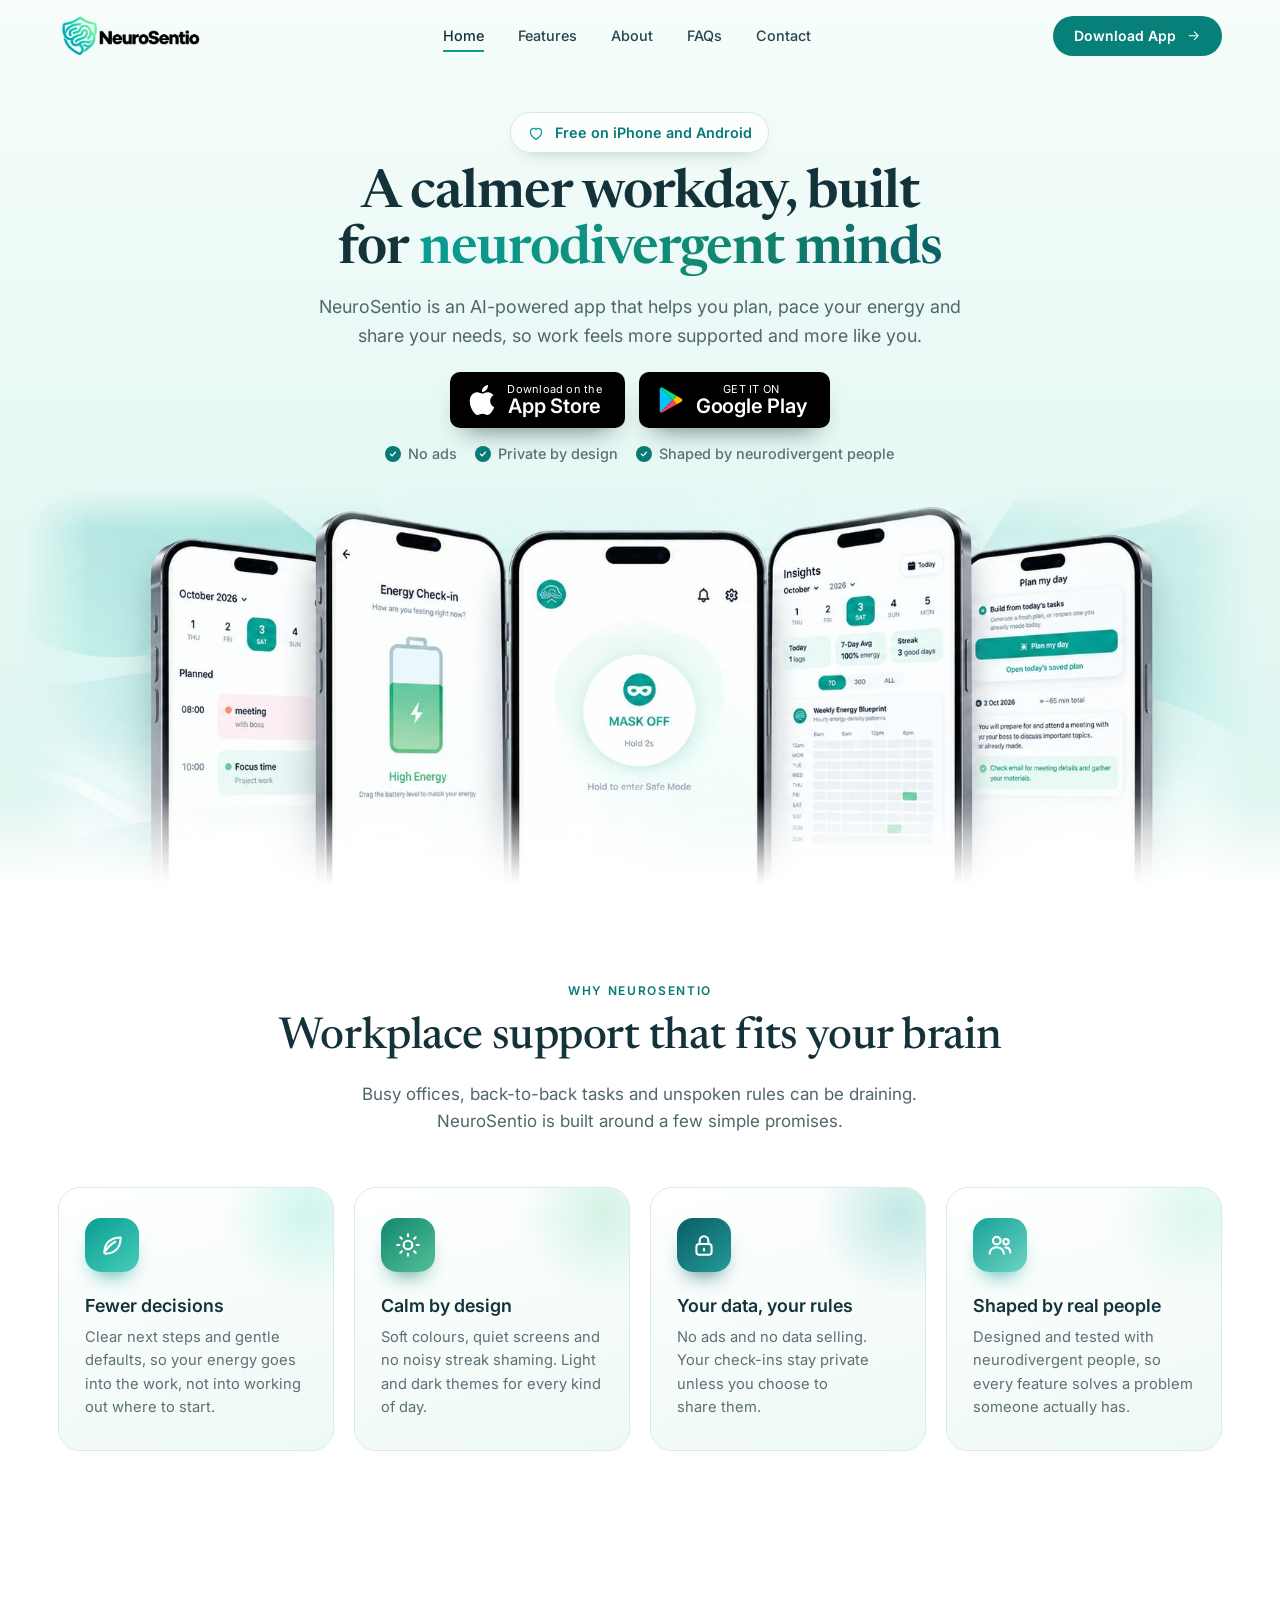
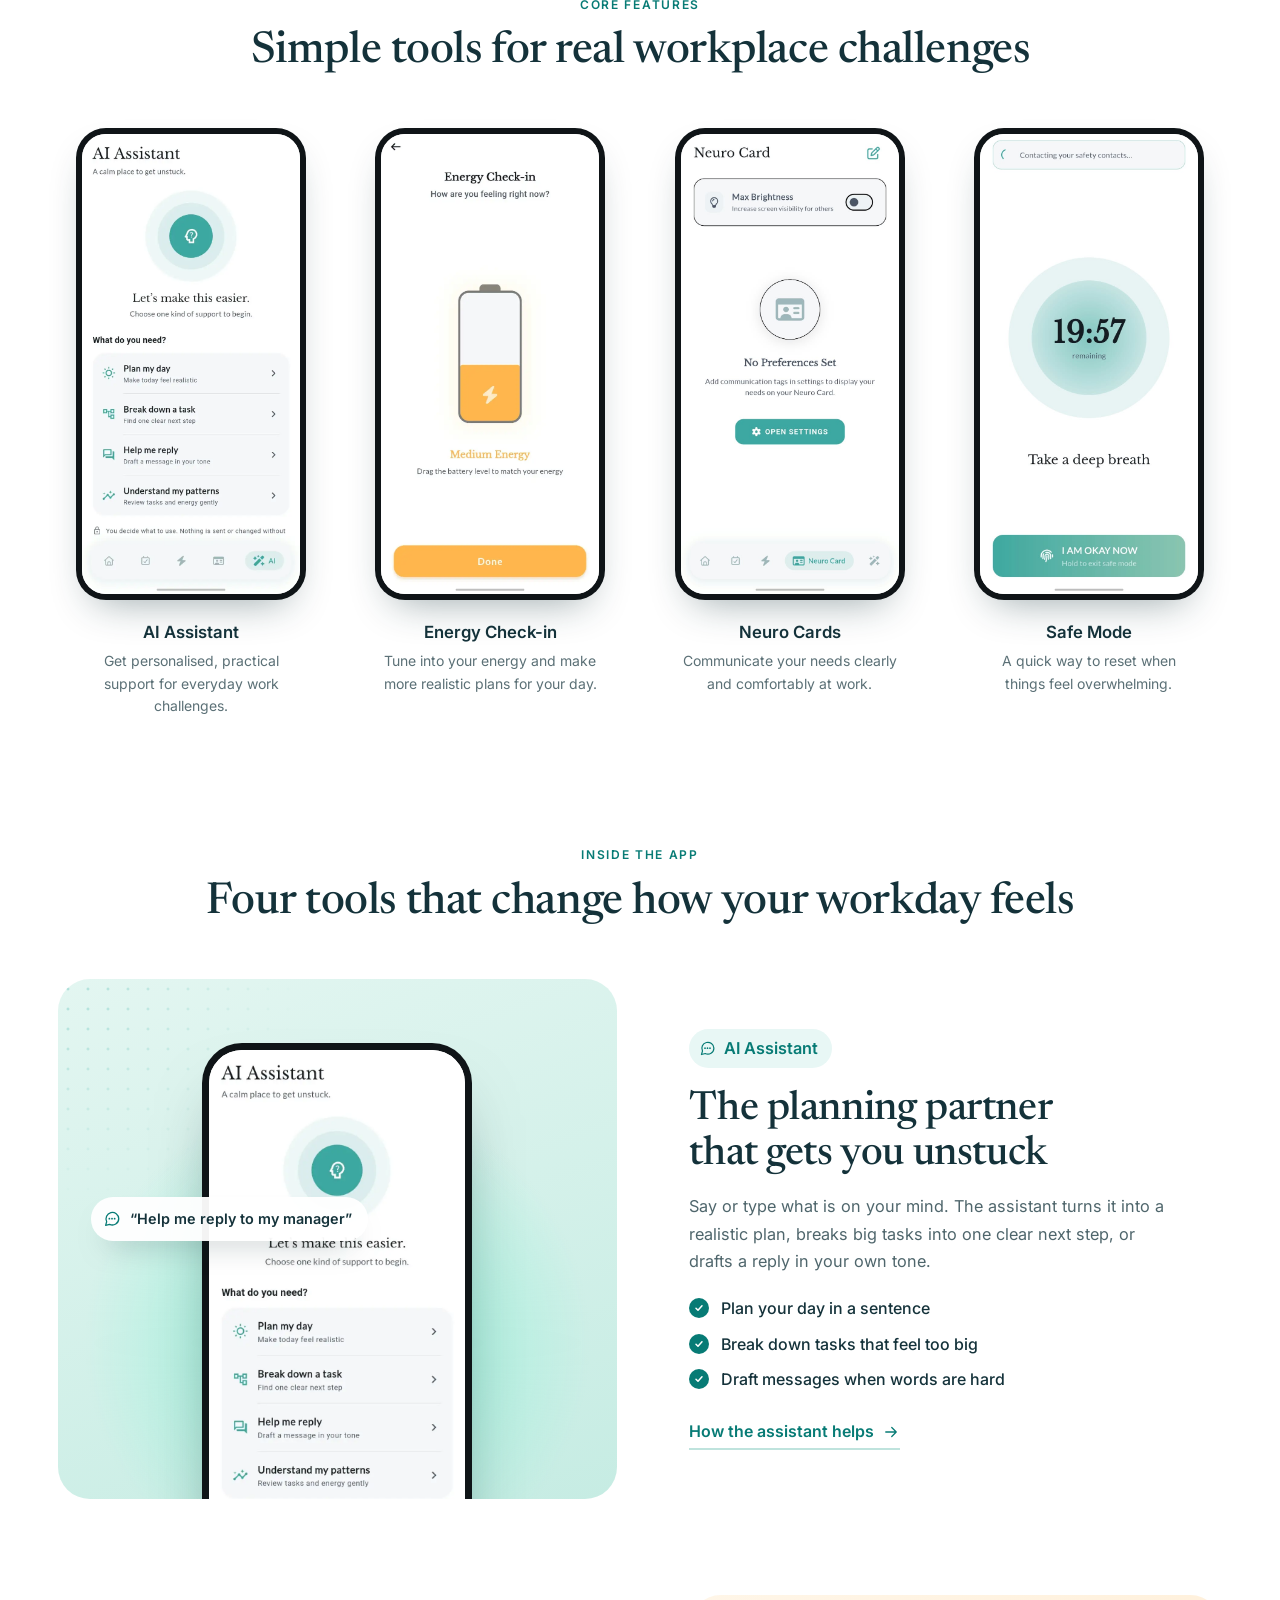
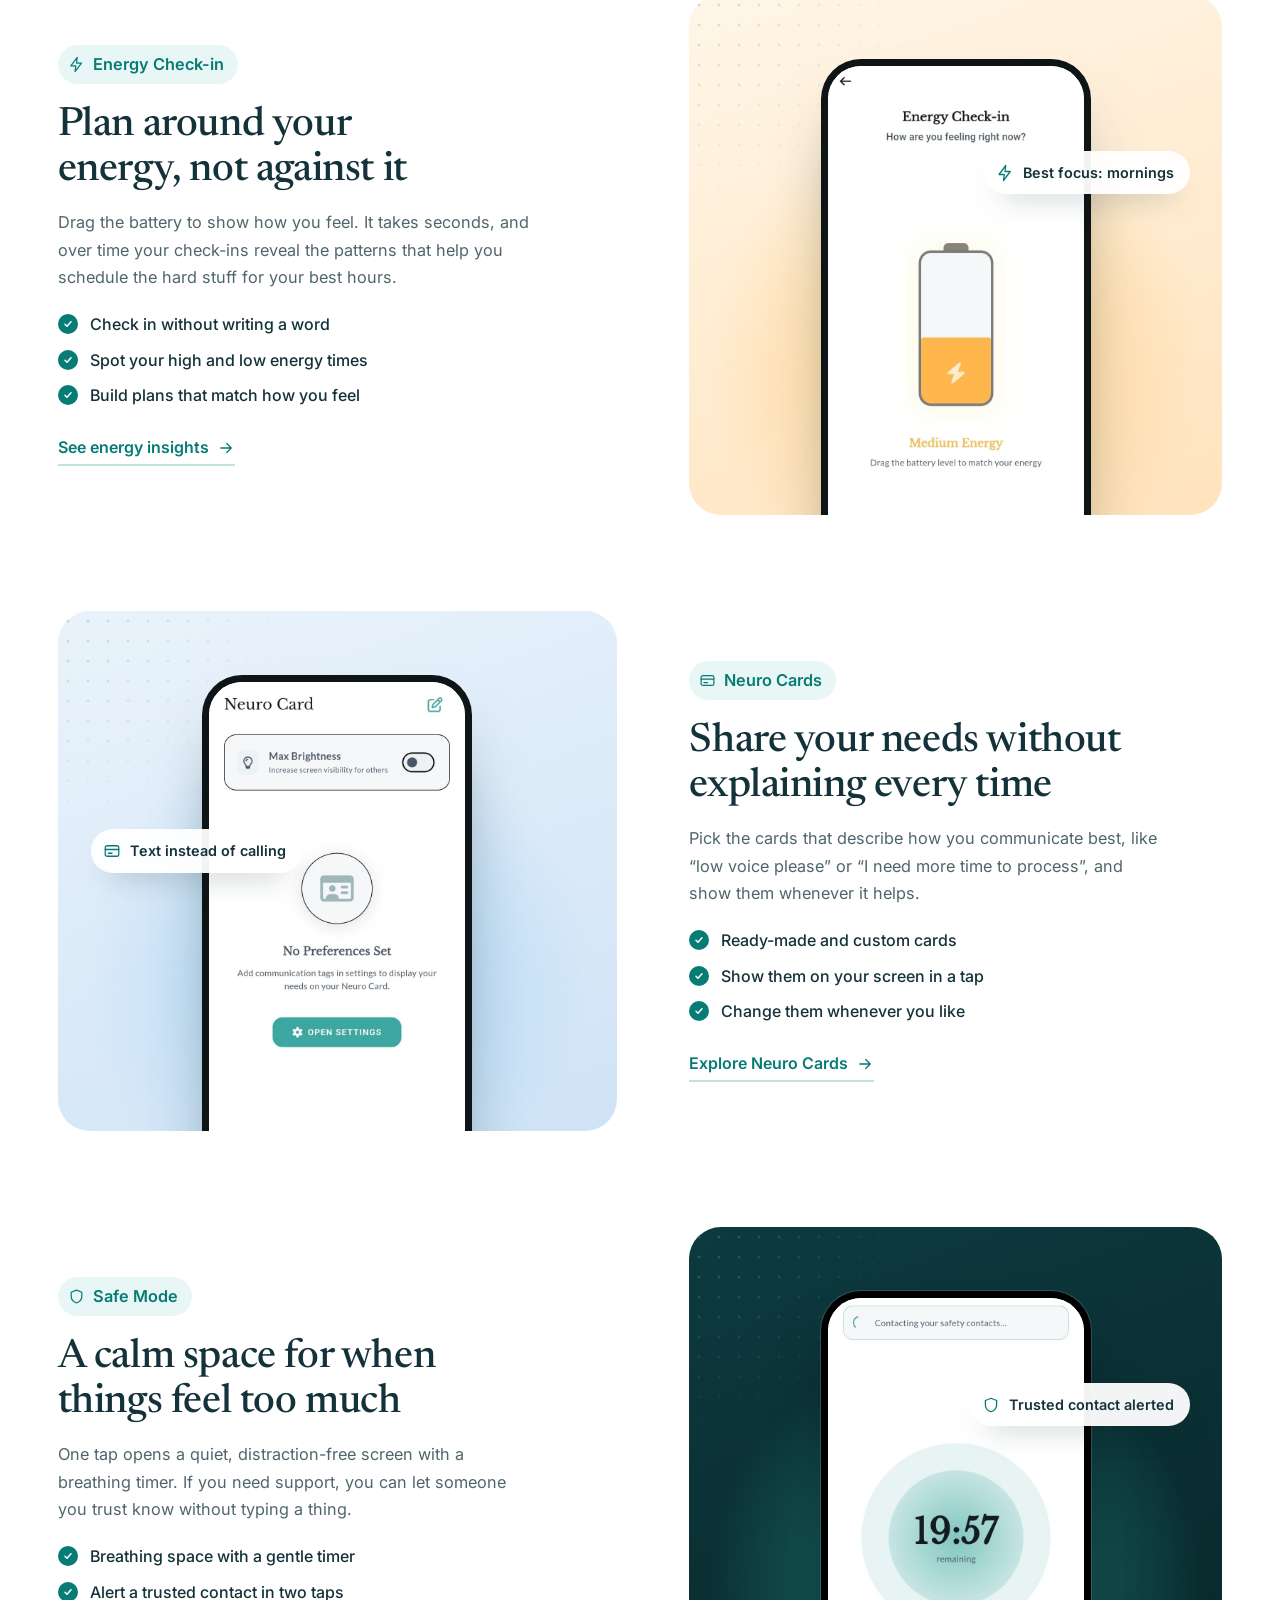
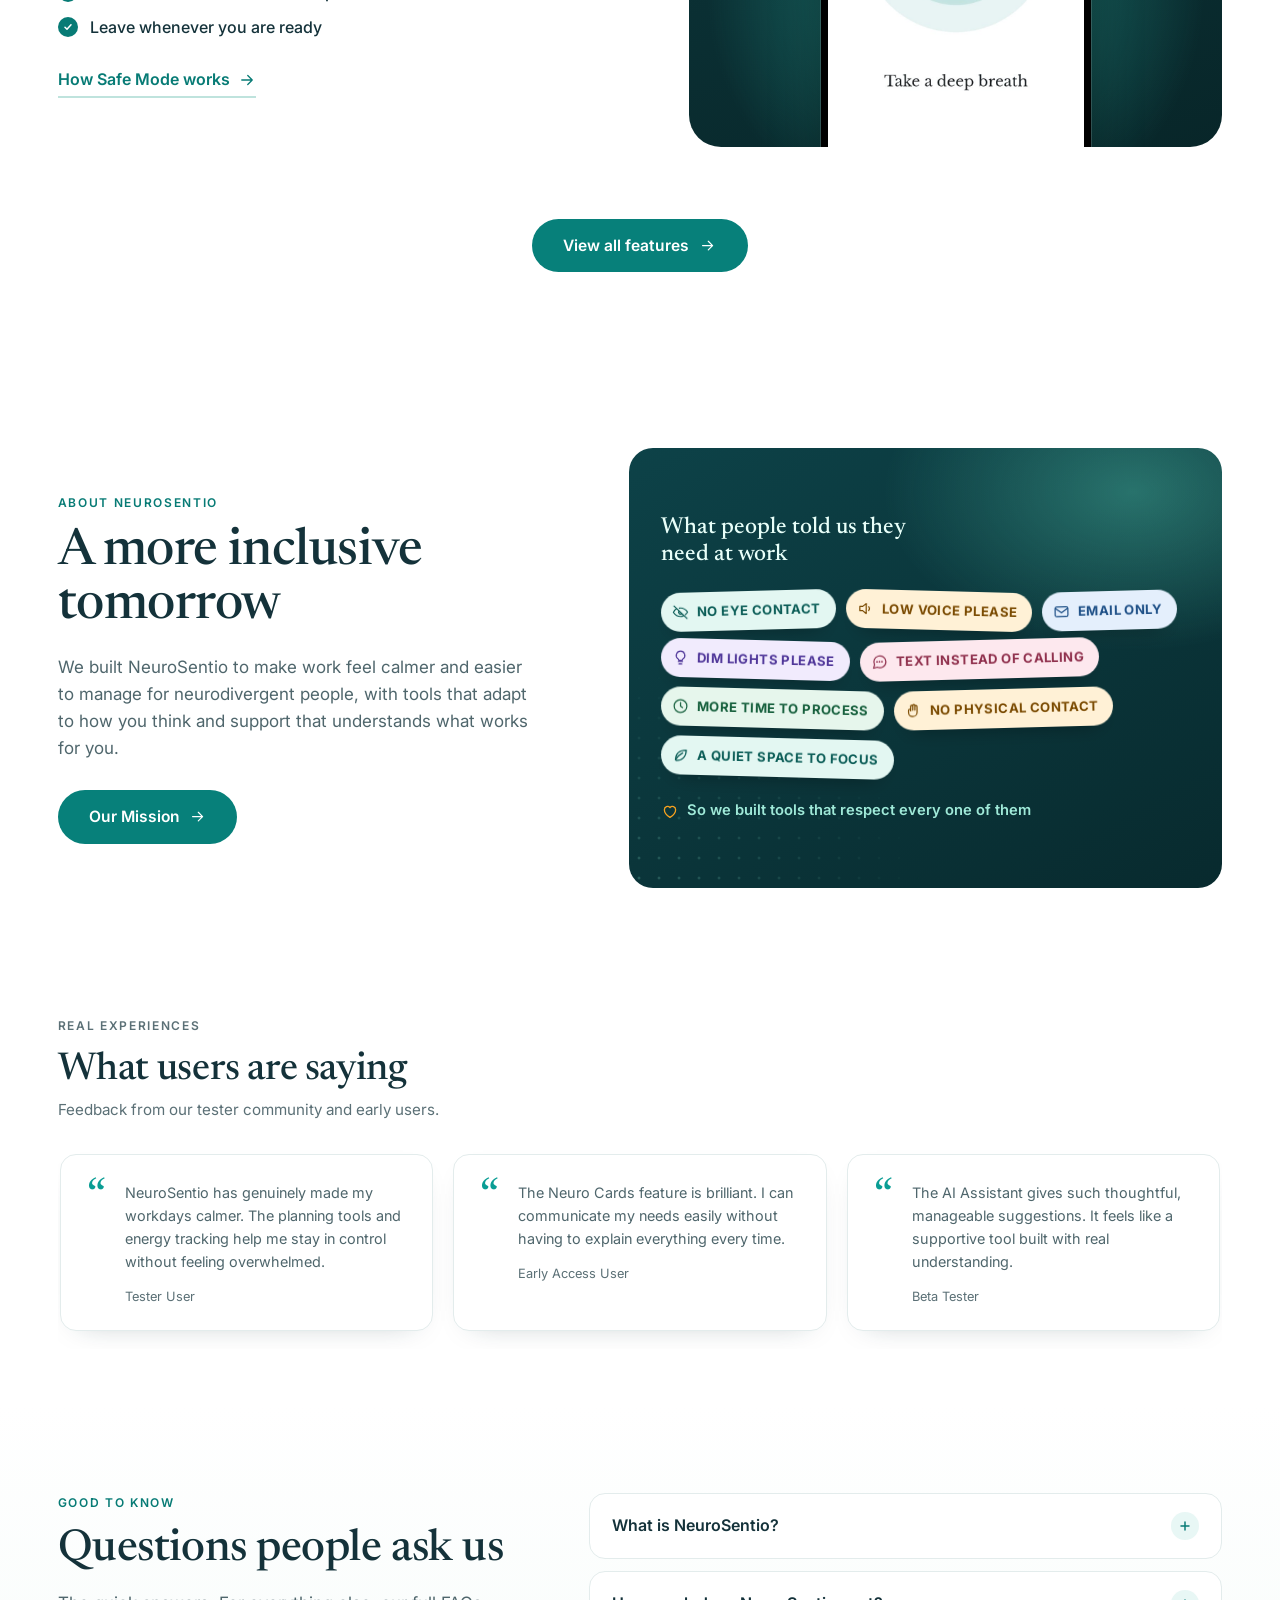
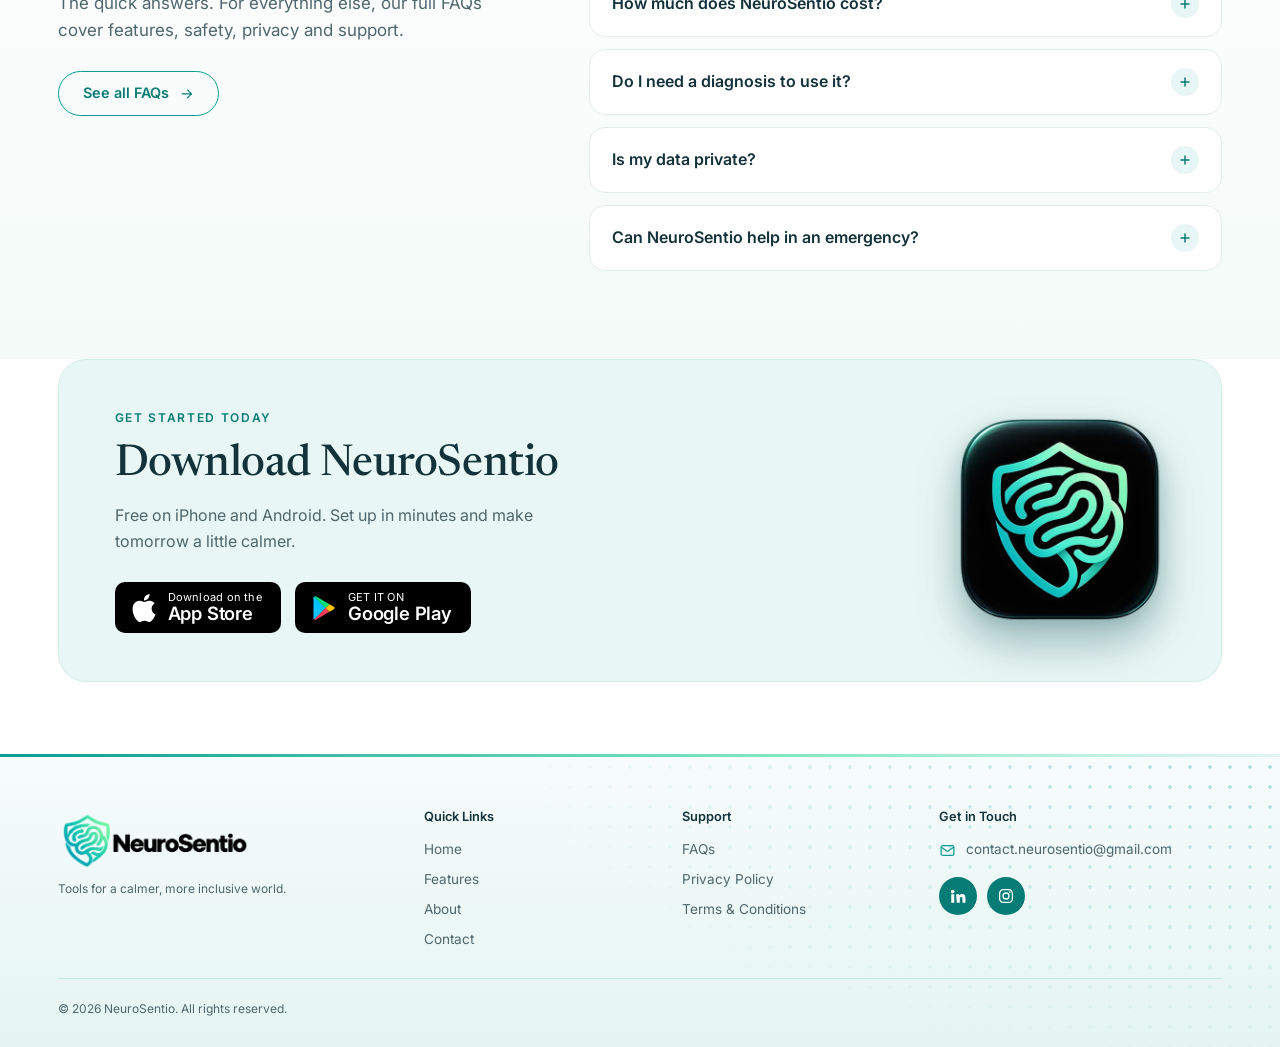
<file: index.html>
<!DOCTYPE html>
<html lang="en-GB">
<head>
  <meta charset="UTF-8" />
  <meta name="viewport" content="width=device-width, initial-scale=1" />
  <title>NeuroSentio | Workplace Support App for Neurodivergent People</title>
  <meta name="description" content="Free app for neurodivergent people at work, with ADHD and autism in mind: Safe Mode, energy check-ins, an AI planner and Neuro Cards for calmer workdays." />
  <link rel="canonical" href="https://neurosentio.com/" />
  <meta name="robots" content="index, follow, max-image-preview:large" />
  <meta name="theme-color" content="#0a9d94" />
  <link rel="icon" type="image/png" href="images/web/favicon.png" />
  <link rel="apple-touch-icon" href="images/web/app-icon.png" />
  <meta property="og:type" content="website" />
  <meta property="og:site_name" content="NeuroSentio" />
  <meta property="og:locale" content="en_GB" />
  <meta property="og:title" content="NeuroSentio | Workplace Support App for Neurodivergent People" />
  <meta property="og:description" content="Free app for neurodivergent people at work, with ADHD and autism in mind: Safe Mode, energy check-ins, an AI planner and Neuro Cards for calmer workdays." />
  <meta property="og:url" content="https://neurosentio.com/" />
  <meta property="og:image" content="https://neurosentio.com/images/web/og-app.jpg" />
  <meta property="og:image:width" content="1200" />
  <meta property="og:image:height" content="630" />
  <meta name="twitter:card" content="summary_large_image" />

  <link rel="preconnect" href="https://fonts.googleapis.com" />
  <link rel="preconnect" href="https://fonts.gstatic.com" crossorigin />
  <link href="https://fonts.googleapis.com/css2?family=Inter:wght@400;500;600;700&family=Newsreader:opsz,wght@6..72,400;6..72,500;6..72,600&display=swap" rel="stylesheet" />
  <link rel="stylesheet" href="styles.css?v=202610121920" />
  <script type="application/ld+json">{"@context":"https://schema.org","@graph":[{"@type":"Organization","name":"NeuroSentio","url":"https://neurosentio.com/","logo":"https://neurosentio.com/images/web/app-icon.png","email":"contact.neurosentio@gmail.com","sameAs":["https://www.linkedin.com/company/neurosentio-ltd/","https://www.instagram.com/neurosentio/","https://apps.apple.com/gb/app/neurosentio/id6758456795","https://play.google.com/store/apps/details?id=com.neurosentio.app"],"@id":"https://neurosentio.com/#organization"},{"@type":"WebSite","@id":"https://neurosentio.com/#website","url":"https://neurosentio.com/","name":"NeuroSentio","inLanguage":"en-GB","publisher":{"@id":"https://neurosentio.com/#organization"}},{"@type":"MobileApplication","name":"NeuroSentio","description":"A workplace support app for neurodivergent people, combining Safe Mode and trusted contact alerts, energy check-ins and insights, a planner with reminders, an AI voice assistant and Neuro Cards for sharing communication preferences.","operatingSystem":"iOS, Android","applicationCategory":"LifestyleApplication","image":"https://neurosentio.com/images/web/app-icon.png","screenshot":["https://neurosentio.com/images/AIAssistant.webp","https://neurosentio.com/images/EnergyCheckIn.webp","https://neurosentio.com/images/NeuroCard.jpg","https://neurosentio.com/images/SafeMode.jpg"],"installUrl":["https://apps.apple.com/gb/app/neurosentio/id6758456795","https://play.google.com/store/apps/details?id=com.neurosentio.app"],"offers":{"@type":"Offer","price":"0","priceCurrency":"GBP"},"publisher":{"@id":"https://neurosentio.com/#organization"},"url":"https://neurosentio.com/"}]}</script>
</head>
<body data-page="home">

  <!-- ========== Icon sprite ========== -->
  <svg width="0" height="0" style="position:absolute" aria-hidden="true" focusable="false">
    <symbol id="i-sun" viewBox="0 0 24 24"><circle cx="12" cy="12" r="4"/><path d="M12 2v2M12 20v2M4.9 4.9l1.4 1.4M17.7 17.7l1.4 1.4M2 12h2M20 12h2M4.9 19.1l1.4-1.4M17.7 6.3l1.4-1.4"/></symbol>
    <symbol id="i-bars" viewBox="0 0 24 24"><rect x="4" y="12" width="4" height="8" rx="1"/><rect x="10" y="4" width="4" height="16" rx="1"/><rect x="16" y="9" width="4" height="11" rx="1"/></symbol>
    <symbol id="i-chat" viewBox="0 0 24 24"><path d="M21 11.5a8.5 8.5 0 0 1-12.2 7.6L3.5 20.5l1.4-4.9A8.5 8.5 0 1 1 21 11.5z"/><path d="M8.5 11.5h.01M12 11.5h.01M15.5 11.5h.01" stroke-width="2.4"/></symbol>
    <symbol id="i-shield" viewBox="0 0 24 24"><path d="M12 3l7.5 3v5.2c0 4.8-3.2 8.4-7.5 9.8-4.3-1.4-7.5-5-7.5-9.8V6L12 3z"/></symbol>
    <symbol id="i-card" viewBox="0 0 24 24"><rect x="3" y="5" width="18" height="14" rx="2.5"/><path d="M3 10h18M7 15h5"/></symbol>
    <symbol id="i-bolt" viewBox="0 0 24 24"><path d="M13 2L4 14h7l-1 8 9-12h-7l1-8z"/></symbol>
    <symbol id="i-leaf" viewBox="0 0 24 24"><path d="M5 19C5 10.5 10.5 5 20 5c0 9.5-5.5 15-14 15"/><path d="M5 19c2.5-4.5 5.5-7.5 10-10"/></symbol>
    <symbol id="i-lock" viewBox="0 0 24 24"><rect x="5" y="11" width="14" height="10" rx="2.5"/><path d="M8 11V8a4 4 0 0 1 8 0v3"/><path d="M12 15.5v1.5"/></symbol>
    <symbol id="i-heart" viewBox="0 0 24 24"><path d="M12 20.5s-7.5-4.6-7.5-10.3A4.2 4.2 0 0 1 12 7.6a4.2 4.2 0 0 1 7.5 2.6c0 5.7-7.5 10.3-7.5 10.3z"/></symbol>
    <symbol id="i-arrow" viewBox="0 0 24 24"><path d="M5 12h14M13 6l6 6-6 6"/></symbol>
    <symbol id="i-left" viewBox="0 0 24 24"><path d="M15 6l-6 6 6 6"/></symbol>
    <symbol id="i-right" viewBox="0 0 24 24"><path d="M9 6l6 6-6 6"/></symbol>
    <symbol id="i-mail" viewBox="0 0 24 24"><rect x="3" y="5" width="18" height="14" rx="2.5"/><path d="M3.5 7.5l8.5 6 8.5-6"/></symbol>
    <symbol id="i-users" viewBox="0 0 24 24"><circle cx="9" cy="8" r="3.5"/><path d="M2.5 20c0-3.6 2.9-6 6.5-6s6.5 2.4 6.5 6"/><circle cx="17.5" cy="9" r="2.5"/><path d="M17 14.2c2.6.2 4.5 2 4.5 4.8"/></symbol>
    <symbol id="i-instagram" viewBox="0 0 24 24"><rect x="3.5" y="3.5" width="17" height="17" rx="5"/><circle cx="12" cy="12" r="4"/><path d="M17.2 6.8h.01" stroke-width="2.4"/></symbol>
    <symbol id="i-linkedin" viewBox="0 0 24 24"><path fill="currentColor" stroke="none" d="M4.98 3.5a2.5 2.5 0 1 1 0 5 2.5 2.5 0 0 1 0-5zM3 9.75h4V21H3zM9.5 9.75h3.83v1.54h.05c.53-1 1.84-2.06 3.79-2.06 4.05 0 4.8 2.67 4.8 6.13V21h-4v-4.98c0-1.19-.02-2.72-1.66-2.72-1.66 0-1.92 1.3-1.92 2.64V21h-4z"/></symbol>
    <symbol id="i-android" viewBox="0 0 24 24"><path fill="currentColor" stroke="none" d="M17.6 9.48l1.84-3.18a.38.38 0 0 0-.66-.38l-1.86 3.22a11.4 11.4 0 0 0-9.84 0L5.22 5.92a.38.38 0 0 0-.66.38L6.4 9.48A10.8 10.8 0 0 0 1 18h22a10.8 10.8 0 0 0-5.4-8.52zM7 15.25a1.25 1.25 0 1 1 0-2.5 1.25 1.25 0 0 1 0 2.5zm10 0a1.25 1.25 0 1 1 0-2.5 1.25 1.25 0 0 1 0 2.5z"/></symbol>
    <symbol id="i-apple" viewBox="0 0 24 24"><path fill="currentColor" stroke="none" d="M12.15 6.9c-.95 0-2.42-1.08-3.96-1.04-2.04.03-3.91 1.18-4.96 3.01-2.12 3.68-.55 9.1 1.52 12.09 1.01 1.45 2.21 3.09 3.79 3.04 1.52-.07 2.09-.99 3.94-.99 1.83 0 2.35.99 3.96.95 1.64-.03 2.68-1.48 3.68-2.95 1.16-1.69 1.64-3.33 1.66-3.42-.04-.01-3.18-1.22-3.22-4.86-.03-3.04 2.48-4.49 2.6-4.56-1.43-2.09-3.62-2.32-4.39-2.38-2-.16-3.68 1.09-4.61 1.09zM15.53 3.83c.84-1.01 1.4-2.43 1.25-3.83-1.21.05-2.66.8-3.53 1.82-.78.9-1.45 2.34-1.27 3.71 1.34.1 2.72-.69 3.55-1.7z"/></symbol>
    <symbol id="i-play" viewBox="0 0 24 24">
      <path fill="#00c3ff" stroke="none" d="M3.6 2.2 13.4 12 3.6 21.8c-.4-.2-.6-.6-.6-1.1V3.3c0-.5.2-.9.6-1.1z"/>
      <path fill="#00e676" stroke="none" d="M13.4 12 16.7 8.7 5 2c-.5-.2-1-.1-1.4.2z"/>
      <path fill="#ff3d57" stroke="none" d="M13.4 12 16.7 15.3 5 22c-.5.2-1 .1-1.4-.2z"/>
      <path fill="#ffc400" stroke="none" d="M16.7 8.7 20.5 10.9c.7.4.7 1.8 0 2.2l-3.8 2.2L13.4 12z"/>
    </symbol>
    <symbol id="i-eye-off" viewBox="0 0 24 24"><path d="M3 3l18 18M10.6 6.1A9.8 9.8 0 0 1 12 6c5 0 9 4.5 10 6-.5.8-1.6 2.2-3.2 3.5M6.6 6.6C4.4 7.9 2.7 10 2 12c1 1.5 5 6 10 6 1.6 0 3-.4 4.3-1.1M9.9 9.9a3 3 0 0 0 4.2 4.2"/></symbol>
    <symbol id="i-volume" viewBox="0 0 24 24"><path d="M4 9h4l5-4v14l-5-4H4z"/><path d="M16.5 9.5a3.5 3.5 0 0 1 0 5"/></symbol>
    <symbol id="i-bulb" viewBox="0 0 24 24"><path d="M9 18h6M10 21h4"/><path d="M12 3a6 6 0 0 0-3.5 10.9c.6.5 1 1.2 1 2.1h5c0-.9.4-1.6 1-2.1A6 6 0 0 0 12 3z"/></symbol>
    <symbol id="i-hand" viewBox="0 0 24 24"><path d="M8 12V5.5a1.5 1.5 0 0 1 3 0V11M11 10.5V4.5a1.5 1.5 0 0 1 3 0V11M14 10.5V6a1.5 1.5 0 0 1 3 0v8a6 6 0 0 1-6 6h-.5A5.5 5.5 0 0 1 5 14.5V11a1.5 1.5 0 0 1 3 0"/></symbol>
    <symbol id="i-clock" viewBox="0 0 24 24"><circle cx="12" cy="12" r="9"/><path d="M12 7v5l3 2"/></symbol>
    <symbol id="i-logo" viewBox="0 0 40 44">
      <path d="M20 2 36 8v12c0 11-7 19.5-16 22C11 39.500 4 31 4 20V8L20 2z" fill="none" stroke="currentColor" stroke-width="2.4" stroke-linejoin="round"/>
      <path d="M13 17c2-4 8-5 10-1.500s-2 6-5 5-3 4 1 5.500 8-.5 8-5M16.500 14.500c1.500-1 3.500-.5 4 1M12 24c1.500 3 5 4.500 8 4" fill="none" stroke="currentColor" stroke-width="1.800" stroke-linecap="round"/>
    </symbol>
  </svg>

  <a class="skip-link" href="#main">Skip to content</a>

  <!-- ========== Header ========== -->
  <header class="site-header on-light" id="top">
    <div class="container header-inner">
      <a class="brand" href="#home" aria-label="NeuroSentio home">
        <img class="brand-img brand-img-light" src="images/web/app-logo.png" width="144" height="48" alt="" onerror="this.closest('.brand').classList.add('no-img')" />
        <img class="brand-img brand-img-dark" src="images/web/footer-logo.png" width="400" height="133" alt="" onerror="this.closest('.brand').classList.add('no-img')" />
        <span class="brand-fallback">
          <svg class="brand-mark" aria-hidden="true"><use href="#i-logo"/></svg>
          <span class="brand-name">NeuroSentio</span>
        </span>
      </a>

      <nav class="nav" id="nav" aria-label="Main">
        <ul>
          <li><a href="#home" class="is-active" aria-current="page">Home</a></li>
          <li><a href="features.html">Features</a></li>
          <li><a href="about.html">About</a></li>
          <li><a href="faqs.html">FAQs</a></li>
          <li><a href="contact.html">Contact</a></li>
        </ul>
        <a class="btn btn-solid btn-sm nav-cta-mobile" href="#download">Download App</a>
      </nav>

      <a class="btn btn-solid btn-sm header-cta" href="#download">
        Download App <svg class="icon" aria-hidden="true"><use href="#i-arrow"/></svg>
      </a>

      <button class="menu-toggle" id="menuToggle" aria-label="Open menu" aria-expanded="false" aria-controls="nav">
        <span></span><span></span><span></span>
      </button>
    </div>
  </header>

  <main id="main">

    <!-- ========== Hero ========== -->
    <section class="mind-hero" id="home" aria-labelledby="heroTitle">
      <div class="container mind-hero-copy">
        <p class="app-hero-badge"><svg class="icon" aria-hidden="true"><use href="#i-heart"/></svg>Free on iPhone and Android</p>
        <h1 id="heroTitle">A calmer workday, built for <span class="hl">neurodivergent minds</span></h1>
        <p class="mind-hero-lead">NeuroSentio is an AI-powered app that helps you plan, pace your energy and share your needs, so work feels more supported and more like you.</p>
        <div class="store-row mind-hero-stores">
          <a class="store" href="https://apps.apple.com/gb/app/neurosentio/id6758456795" target="_blank" rel="noopener" aria-label="Download NeuroSentio on the App Store (opens in a new tab)">
            <svg class="store-ico" aria-hidden="true"><use href="#i-apple"/></svg>
            <span><small>Download on the</small><strong>App Store</strong></span>
          </a>
          <a class="store" href="https://play.google.com/store/apps/details?id=com.neurosentio.app" target="_blank" rel="noopener" aria-label="Get NeuroSentio on Google Play (opens in a new tab)">
            <svg class="store-ico" aria-hidden="true"><use href="#i-play"/></svg>
            <span><small>GET IT ON</small><strong>Google Play</strong></span>
          </a>
        </div>
        <p class="mind-hero-trust"><span>No ads</span><span>Private by design</span><span>Shaped by neurodivergent people</span></p>
      </div>
      <div class="mind-hero-phones">
        <picture>
          <source media="(max-width: 1024px)" srcset="images/web/hero-row-m.jpg" width="940" height="536" />
          <img src="images/web/hero-row.jpg" width="1672" height="536" alt="Five NeuroSentio app screens: Plan, Energy Check-in, Mask Off home screen, Insights and Plan my day" fetchpriority="high" />
        </picture>
      </div>
    </section>




    <!-- ========== Why NeuroSentio (principles, not features) ========== -->
    <section class="section why2" aria-labelledby="whyTitle">
      <div class="container">
        <header class="section-head center">
          <p class="eyebrow">Why NeuroSentio</p>
          <h2 id="whyTitle">Workplace support that fits your brain</h2>
          <p class="lead">Busy offices, back-to-back tasks and unspoken rules can be draining. NeuroSentio is built around a few simple promises.</p>
        </header>

        <ul class="why-cards">
          <li class="why-card">
            <span class="why-ico"><svg class="icon" aria-hidden="true"><use href="#i-leaf"/></svg></span>
            <h3>Fewer decisions</h3>
            <p>Clear next steps and gentle defaults, so your energy goes into the work, not into working out where to start.</p>
          </li>
          <li class="why-card">
            <span class="why-ico"><svg class="icon" aria-hidden="true"><use href="#i-sun"/></svg></span>
            <h3>Calm by design</h3>
            <p>Soft colours, quiet screens and no noisy streak shaming. Light and dark themes for every kind of day.</p>
          </li>
          <li class="why-card">
            <span class="why-ico"><svg class="icon" aria-hidden="true"><use href="#i-lock"/></svg></span>
            <h3>Your data, your rules</h3>
            <p>No ads and no data selling. Your check-ins stay private unless you choose to share them.</p>
          </li>
          <li class="why-card">
            <span class="why-ico"><svg class="icon" aria-hidden="true"><use href="#i-users"/></svg></span>
            <h3>Shaped by real people</h3>
            <p>Designed and tested with neurodivergent people, so every feature solves a problem someone actually has.</p>
          </li>
        </ul>
      </div>
    </section>

    <!-- ========== Core features (four app screens) ========== -->
    <section class="section core" id="core" aria-labelledby="homeCoreTitle">
      <div class="container">
        <header class="section-head center">
          <p class="eyebrow">Core features</p>
          <h2 id="homeCoreTitle">Simple tools for real workplace challenges</h2>
        </header>

        <ul class="phone-grid" tabindex="0" aria-label="App screenshots, swipe to browse">
          <li class="phone-item">
            <div class="phone">
              <img src="images/AIAssistant.webp" width="720" height="1600" alt="NeuroSentio AI Assistant screen with options to plan your day, break down a task, help you reply and understand your patterns" loading="lazy" />
            </div>
            <h3>AI Assistant</h3>
            <p>Get personalised, practical support for everyday work challenges.</p>
          </li>

          <li class="phone-item">
            <div class="phone">
              <img src="images/EnergyCheckIn.webp" width="720" height="1600" alt="NeuroSentio Energy Check-in screen showing a battery you drag to match your current energy level" loading="lazy" />
            </div>
            <h3>Energy Check-in</h3>
            <p>Tune into your energy and make more realistic plans for your day.</p>
          </li>

          <li class="phone-item">
            <div class="phone">
              <img src="images/NeuroCard.jpg" width="720" height="1600" alt="NeuroSentio Neuro Card screen with a Max Brightness switch and a button to set your communication preferences" loading="lazy" />
            </div>
            <h3>Neuro Cards</h3>
            <p>Communicate your needs clearly and comfortably at work.</p>
          </li>

          <li class="phone-item">
            <div class="phone">
              <img src="images/SafeMode.jpg" width="720" height="1600" alt="NeuroSentio Safe Mode screen with a breathing timer, the words take a deep breath and an I am okay now button" loading="lazy" />
            </div>
            <h3>Safe Mode</h3>
            <p>A quick way to reset when things feel overwhelming.</p>
          </li>
        </ul>
      </div>
    </section>

    <!-- ========== Feature stories (one tool at a time, with real screens) ========== -->
    <section class="section stories" id="features" aria-labelledby="storiesTitle">
      <div class="container">
        <header class="section-head center">
          <p class="eyebrow">Inside the app</p>
          <h2 id="storiesTitle">Four tools that change how your workday feels</h2>
        </header>

        <article class="story">
          <div class="story-media tone-1">
            <div class="phone"><img src="images/AIAssistant.webp" width="720" height="1600" alt="NeuroSentio AI Assistant screen offering to plan your day, break down a task, help you reply and understand your patterns" loading="lazy" /></div>
            <span class="story-chip story-chip-a"><svg class="icon" aria-hidden="true"><use href="#i-chat"/></svg>“Help me reply to my manager”</span>
          </div>
          <div class="story-copy">
            <p class="story-tag"><svg class="icon" aria-hidden="true"><use href="#i-chat"/></svg>AI Assistant</p>
            <h3>The planning partner that gets you unstuck</h3>
            <p>Say or type what is on your mind. The assistant turns it into a realistic plan, breaks big tasks into one clear next step, or drafts a reply in your own tone.</p>
            <ul class="story-points">
              <li>Plan your day in a sentence</li>
              <li>Break down tasks that feel too big</li>
              <li>Draft messages when words are hard</li>
            </ul>
            <a class="story-link" href="features.html">How the assistant helps <svg class="icon" aria-hidden="true"><use href="#i-arrow"/></svg></a>
          </div>
        </article>

        <article class="story">
          <div class="story-media tone-2">
            <div class="phone"><img src="images/EnergyCheckIn.webp" width="720" height="1600" alt="NeuroSentio Energy Check-in screen with a battery you drag to match your energy" loading="lazy" /></div>
            <span class="story-chip story-chip-b"><svg class="icon" aria-hidden="true"><use href="#i-bolt"/></svg>Best focus: mornings</span>
          </div>
          <div class="story-copy">
            <p class="story-tag"><svg class="icon" aria-hidden="true"><use href="#i-bolt"/></svg>Energy Check-in</p>
            <h3>Plan around your energy, not against it</h3>
            <p>Drag the battery to show how you feel. It takes seconds, and over time your check-ins reveal the patterns that help you schedule the hard stuff for your best hours.</p>
            <ul class="story-points">
              <li>Check in without writing a word</li>
              <li>Spot your high and low energy times</li>
              <li>Build plans that match how you feel</li>
            </ul>
            <a class="story-link" href="features.html">See energy insights <svg class="icon" aria-hidden="true"><use href="#i-arrow"/></svg></a>
          </div>
        </article>

        <article class="story">
          <div class="story-media tone-3">
            <div class="phone"><img src="images/NeuroCard.jpg" width="720" height="1600" alt="NeuroSentio Neuro Card screen with a Max Brightness switch and a button to set your communication preferences" loading="lazy" /></div>
            <span class="story-chip story-chip-a"><svg class="icon" aria-hidden="true"><use href="#i-card"/></svg>Text instead of calling</span>
          </div>
          <div class="story-copy">
            <p class="story-tag"><svg class="icon" aria-hidden="true"><use href="#i-card"/></svg>Neuro Cards</p>
            <h3>Share your needs without explaining every time</h3>
            <p>Pick the cards that describe how you communicate best, like “low voice please” or “I need more time to process”, and show them whenever it helps.</p>
            <ul class="story-points">
              <li>Ready-made and custom cards</li>
              <li>Show them on your screen in a tap</li>
              <li>Change them whenever you like</li>
            </ul>
            <a class="story-link" href="features.html">Explore Neuro Cards <svg class="icon" aria-hidden="true"><use href="#i-arrow"/></svg></a>
          </div>
        </article>

        <article class="story">
          <div class="story-media tone-4">
            <div class="phone"><img src="images/SafeMode.jpg" width="720" height="1600" alt="NeuroSentio Safe Mode screen with a breathing timer, the words take a deep breath and an I am okay now button" loading="lazy" /></div>
            <span class="story-chip story-chip-b"><svg class="icon" aria-hidden="true"><use href="#i-shield"/></svg>Trusted contact alerted</span>
          </div>
          <div class="story-copy">
            <p class="story-tag"><svg class="icon" aria-hidden="true"><use href="#i-shield"/></svg>Safe Mode</p>
            <h3>A calm space for when things feel too much</h3>
            <p>One tap opens a quiet, distraction-free screen with a breathing timer. If you need support, you can let someone you trust know without typing a thing.</p>
            <ul class="story-points">
              <li>Breathing space with a gentle timer</li>
              <li>Alert a trusted contact in two taps</li>
              <li>Leave whenever you are ready</li>
            </ul>
            <a class="story-link" href="features.html">How Safe Mode works <svg class="icon" aria-hidden="true"><use href="#i-arrow"/></svg></a>
          </div>
        </article>

        <div class="stories-more">
          <a class="btn btn-solid btn-lg" href="features.html">View all features <svg class="icon" aria-hidden="true"><use href="#i-arrow"/></svg></a>
        </div>
      </div>
    </section>

    <!-- ========== About ========== -->
    <section class="section about-intro" id="about" aria-labelledby="homeAboutTitle">
      <div class="container ph-grid">
        <div class="ph-copy">
          <p class="eyebrow">About NeuroSentio</p>
          <h2 id="homeAboutTitle">A more inclusive tomorrow</h2>
          <p class="lead">We built NeuroSentio to make work feel calmer and easier to manage for neurodivergent people, with tools that adapt to how you think and support that understands what works for you.</p>
          <a class="btn btn-solid btn-lg" href="about.html#mission">Our Mission <svg class="icon" aria-hidden="true"><use href="#i-arrow"/></svg></a>
        </div>

        <div class="panel-media needs" aria-label="Needs people told us about: no eye contact, low voice please, email only, dim lights, text instead of calling, no physical contact, more time to process, quiet space to focus" role="img">
          <p class="needs-title" aria-hidden="true">What people told us they need at work</p>
          <ul class="needs-cloud" aria-hidden="true">
            <li class="nc c1"><svg class="icon"><use href="#i-eye-off"/></svg>No eye contact</li>
            <li class="nc c2"><svg class="icon"><use href="#i-volume"/></svg>Low voice please</li>
            <li class="nc c3"><svg class="icon"><use href="#i-mail"/></svg>Email only</li>
            <li class="nc c4"><svg class="icon"><use href="#i-bulb"/></svg>Dim lights please</li>
            <li class="nc c5"><svg class="icon"><use href="#i-chat"/></svg>Text instead of calling</li>
            <li class="nc c6"><svg class="icon"><use href="#i-clock"/></svg>More time to process</li>
            <li class="nc c2"><svg class="icon"><use href="#i-hand"/></svg>No physical contact</li>
            <li class="nc c1"><svg class="icon"><use href="#i-leaf"/></svg>A quiet space to focus</li>
          </ul>
          <p class="needs-foot" aria-hidden="true"><svg class="icon"><use href="#i-heart"/></svg>So we built tools that respect every one of them</p>
        </div>
      </div>
    </section>

    <!-- ========== Testimonials ========== -->
    <section class="section testimonials" aria-labelledby="tTitle">
      <div class="container">
        <div class="t-head">
          <header>
            <p class="eyebrow eyebrow-muted">Real experiences</p>
            <h2 id="tTitle">What users are saying</h2>
            <p class="lead">Feedback from our tester community and early users.</p>
          </header>
          <div class="t-controls">
            <button class="round-btn" id="tPrev" type="button" aria-label="Previous testimonials"><svg class="icon" aria-hidden="true"><use href="#i-left"/></svg></button>
            <button class="round-btn" id="tNext" type="button" aria-label="Next testimonials"><svg class="icon" aria-hidden="true"><use href="#i-right"/></svg></button>
          </div>
        </div>

        <ul class="t-track" id="tTrack">
          <li class="t-card">
            <blockquote>
              <span class="qmark" aria-hidden="true">“</span>
              <p>NeuroSentio has genuinely made my workdays calmer. The planning tools and energy tracking help me stay in control without feeling overwhelmed.</p>
              <footer>Tester User</footer>
            </blockquote>
          </li>
          <li class="t-card">
            <blockquote>
              <span class="qmark" aria-hidden="true">“</span>
              <p>The Neuro Cards feature is brilliant. I can communicate my needs easily without having to explain everything every time.</p>
              <footer>Early Access User</footer>
            </blockquote>
          </li>
          <li class="t-card">
            <blockquote>
              <span class="qmark" aria-hidden="true">“</span>
              <p>The AI Assistant gives such thoughtful, manageable suggestions. It feels like a supportive tool built with real understanding.</p>
              <footer>Beta Tester</footer>
            </blockquote>
          </li>
        </ul>
      </div>
    </section>



    <!-- ========== FAQs (top questions) ========== -->
    <section class="section home-faq" aria-labelledby="homeFaqTitle">
      <div class="container home-faq-grid">
        <header class="home-faq-head">
          <p class="eyebrow">Good to know</p>
          <h2 id="homeFaqTitle">Questions people ask us</h2>
          <p class="lead">The quick answers. For everything else, our full FAQs cover features, safety, privacy and support.</p>
          <a class="btn btn-outline" href="faqs.html">See all FAQs <svg class="icon" aria-hidden="true"><use href="#i-arrow"/></svg></a>
        </header>
        <div class="home-faq-list">
          <details class="faq">
            <summary>What is NeuroSentio?</summary>
            <div class="faq-a"><p>A free mobile app that helps neurodivergent people feel more supported, focused and in control at work. It brings together a planner, energy check-ins, an AI assistant, Neuro Cards and Safe Mode in one calm app.</p></div>
          </details>
          <details class="faq">
            <summary>How much does NeuroSentio cost?</summary>
            <div class="faq-a"><p>NeuroSentio is currently free to download. If we ever add paid features, we’ll make the price clear before you pay anything.</p></div>
          </details>
          <details class="faq">
            <summary>Do I need a diagnosis to use it?</summary>
            <div class="faq-a"><p>No. You don’t need a diagnosis, and the app never asks for one. If the tools help you, they’re for you.</p></div>
          </details>
          <details class="faq">
            <summary>Is my data private?</summary>
            <div class="faq-a"><p>Yes. We collect only what the app needs to work, we never sell your personal information, and your check-ins aren’t shared with your employer or anyone else unless you choose to share them. Read the full <a href="privacy.html">Privacy Policy</a>.</p></div>
          </details>
          <details class="faq">
            <summary>Can NeuroSentio help in an emergency?</summary>
            <div class="faq-a"><p><strong>NeuroSentio is not an emergency service.</strong> If you or someone else is in immediate danger, call 999 or 112 in the UK (or your local emergency number). For urgent mental health support, call NHS 111 or Samaritans on 116 123.</p></div>
          </details>
        </div>
      </div>
    </section>

    <!-- ========== Download banner ========== -->
    <section class="download" id="download">
      <div class="container">
        <div class="download-box">
          <div class="download-copy">
            <p class="eyebrow">Get started today</p>
            <h2>Download NeuroSentio</h2>
            <p>Free on iPhone and Android. Set up in minutes and make tomorrow a little calmer.</p>
            <div class="store-row">
              <a class="store" href="https://apps.apple.com/gb/app/neurosentio/id6758456795" target="_blank" rel="noopener" aria-label="Download NeuroSentio on the App Store (opens in a new tab)">
                <svg class="store-ico" aria-hidden="true"><use href="#i-apple"/></svg>
                <span><small>Download on the</small><strong>App Store</strong></span>
              </a>
              <a class="store" href="https://play.google.com/store/apps/details?id=com.neurosentio.app" target="_blank" rel="noopener" aria-label="Get NeuroSentio on Google Play (opens in a new tab)">
                <svg class="store-ico" aria-hidden="true"><use href="#i-play"/></svg>
                <span><small>GET IT ON</small><strong>Google Play</strong></span>
              </a>
            </div>
          </div>

          <span class="app-icon">
            <img src="images/web/app-icon.webp" width="440" height="440" alt="NeuroSentio app icon" loading="lazy" onerror="this.parentNode.classList.add('no-img');this.remove()" />
            <svg aria-hidden="true"><use href="#i-logo"/></svg>
          </span>
        </div>
      </div>
    </section>

  </main>

  <!-- ========== Footer ========== -->
  <footer class="site-footer" id="contact">
    <div class="container footer-grid">
      <div class="footer-brand">
        <a class="brand brand-dark" href="#home" aria-label="NeuroSentio home">
          <img class="brand-img" src="images/web/footer-logo.png" width="400" height="133" alt="" loading="lazy" onerror="this.closest('.brand').classList.add('no-img')" />
          <span class="brand-fallback">
            <svg class="brand-mark" aria-hidden="true"><use href="#i-logo"/></svg>
            <span class="brand-name">NeuroSentio</span>
          </span>
          <small>Tools for a calmer, more inclusive world.</small>
        </a>
      </div>

      <nav class="footer-col" aria-label="Quick links">
        <h3>Quick Links</h3>
        <ul>
          <li><a href="#home">Home</a></li>
          <li><a href="features.html">Features</a></li>
          <li><a href="about.html">About</a></li>
          <li><a href="contact.html">Contact</a></li>
        </ul>
      </nav>

      <nav class="footer-col" aria-label="Support">
        <h3>Support</h3>
        <ul>
          <li><a href="faqs.html">FAQs</a></li>
          <li><a href="privacy.html">Privacy Policy</a></li>
          <li><a href="terms.html">Terms &amp; Conditions</a></li>
        </ul>
      </nav>

      <div class="footer-col">
        <h3>Get in Touch</h3>
        <a class="mail" href="mailto:contact.neurosentio@gmail.com">
          <svg class="icon" aria-hidden="true"><use href="#i-mail"/></svg>
          contact.neurosentio@gmail.com
        </a>
        <div class="socials">
          <a class="social-link" href="https://www.linkedin.com/company/neurosentio-ltd/" target="_blank" rel="noopener" aria-label="NeuroSentio on LinkedIn (opens in a new tab)"><svg class="icon" aria-hidden="true"><use href="#i-linkedin"/></svg></a>
          <a class="social-link" href="https://www.instagram.com/neurosentio/" target="_blank" rel="noopener" aria-label="NeuroSentio on Instagram (opens in a new tab)"><svg class="icon" aria-hidden="true"><use href="#i-instagram"/></svg></a>
        </div>
      </div>
    </div>

    <div class="container footer-bottom">
      <p>© <span id="year">2026</span> NeuroSentio. All rights reserved.</p>    </div>
  </footer>

  <script src="script.js?v=202610121920"></script>
</body>
</html>
</file>
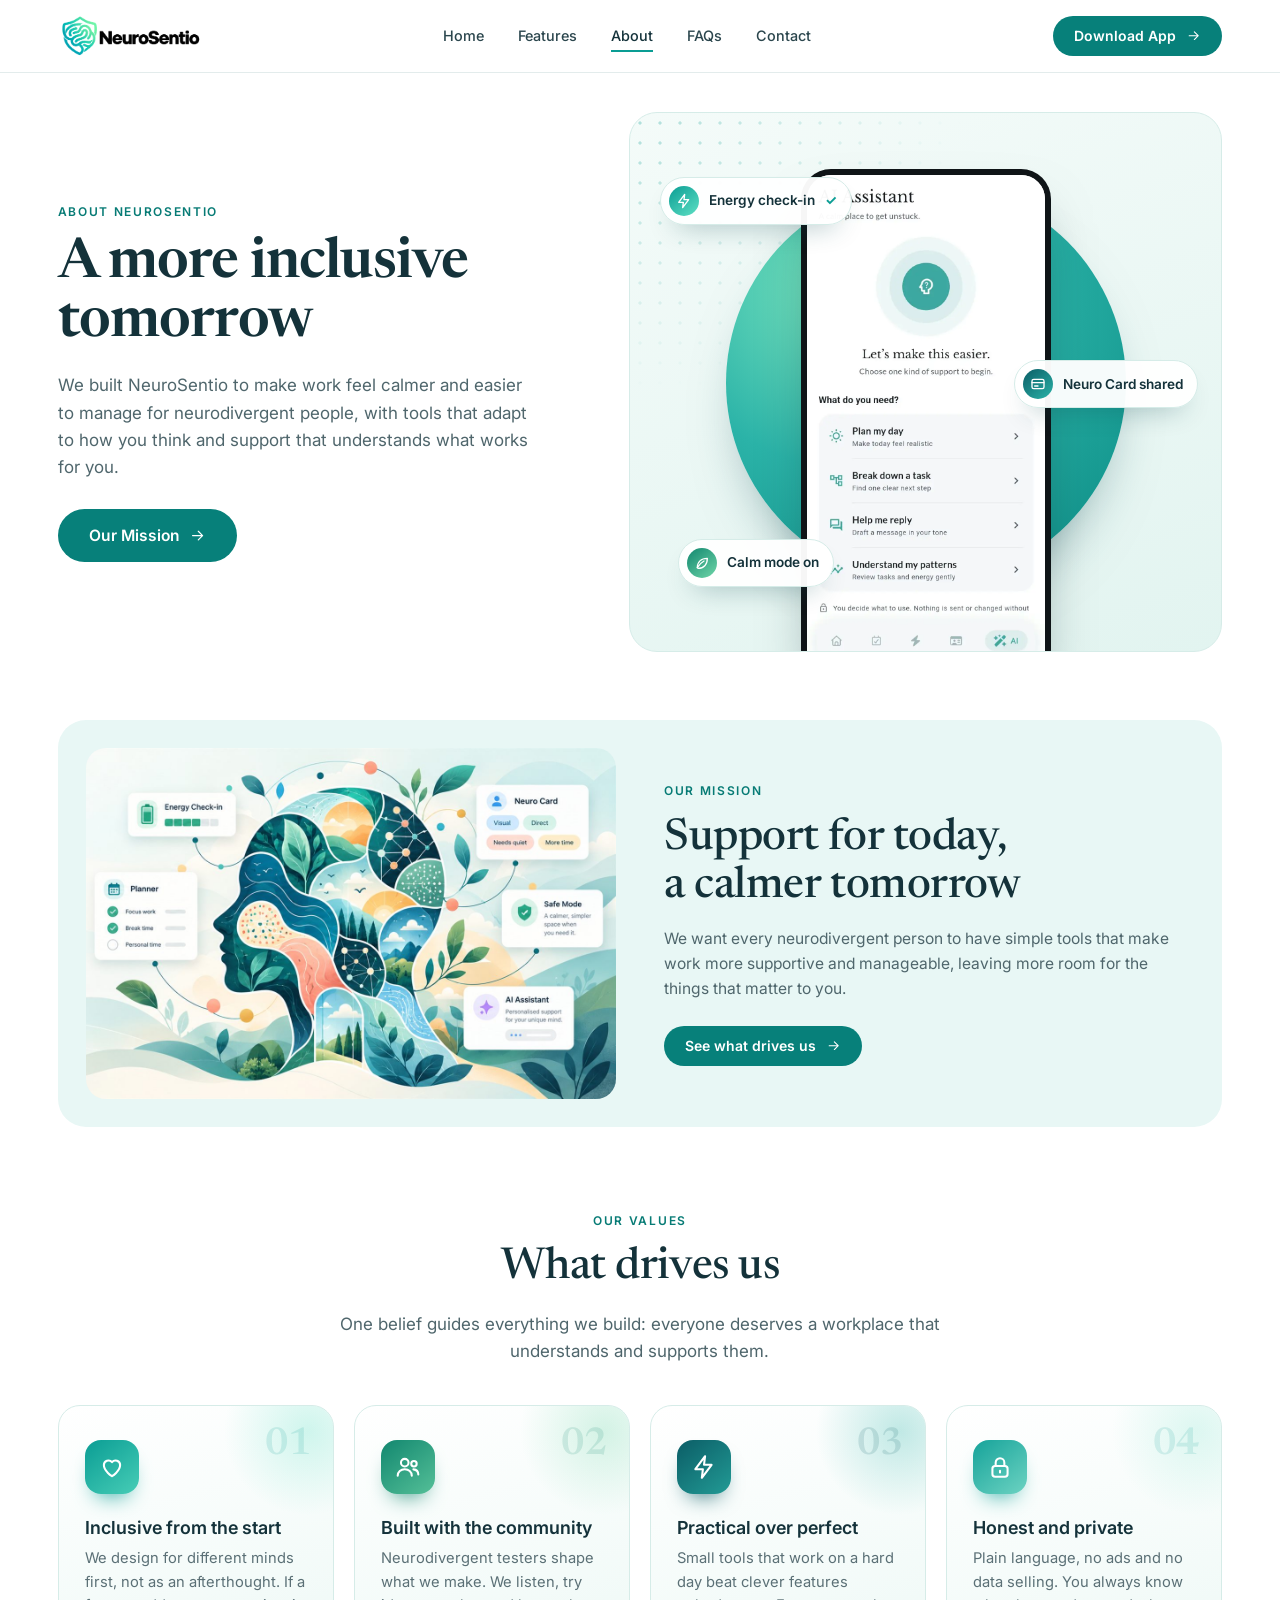
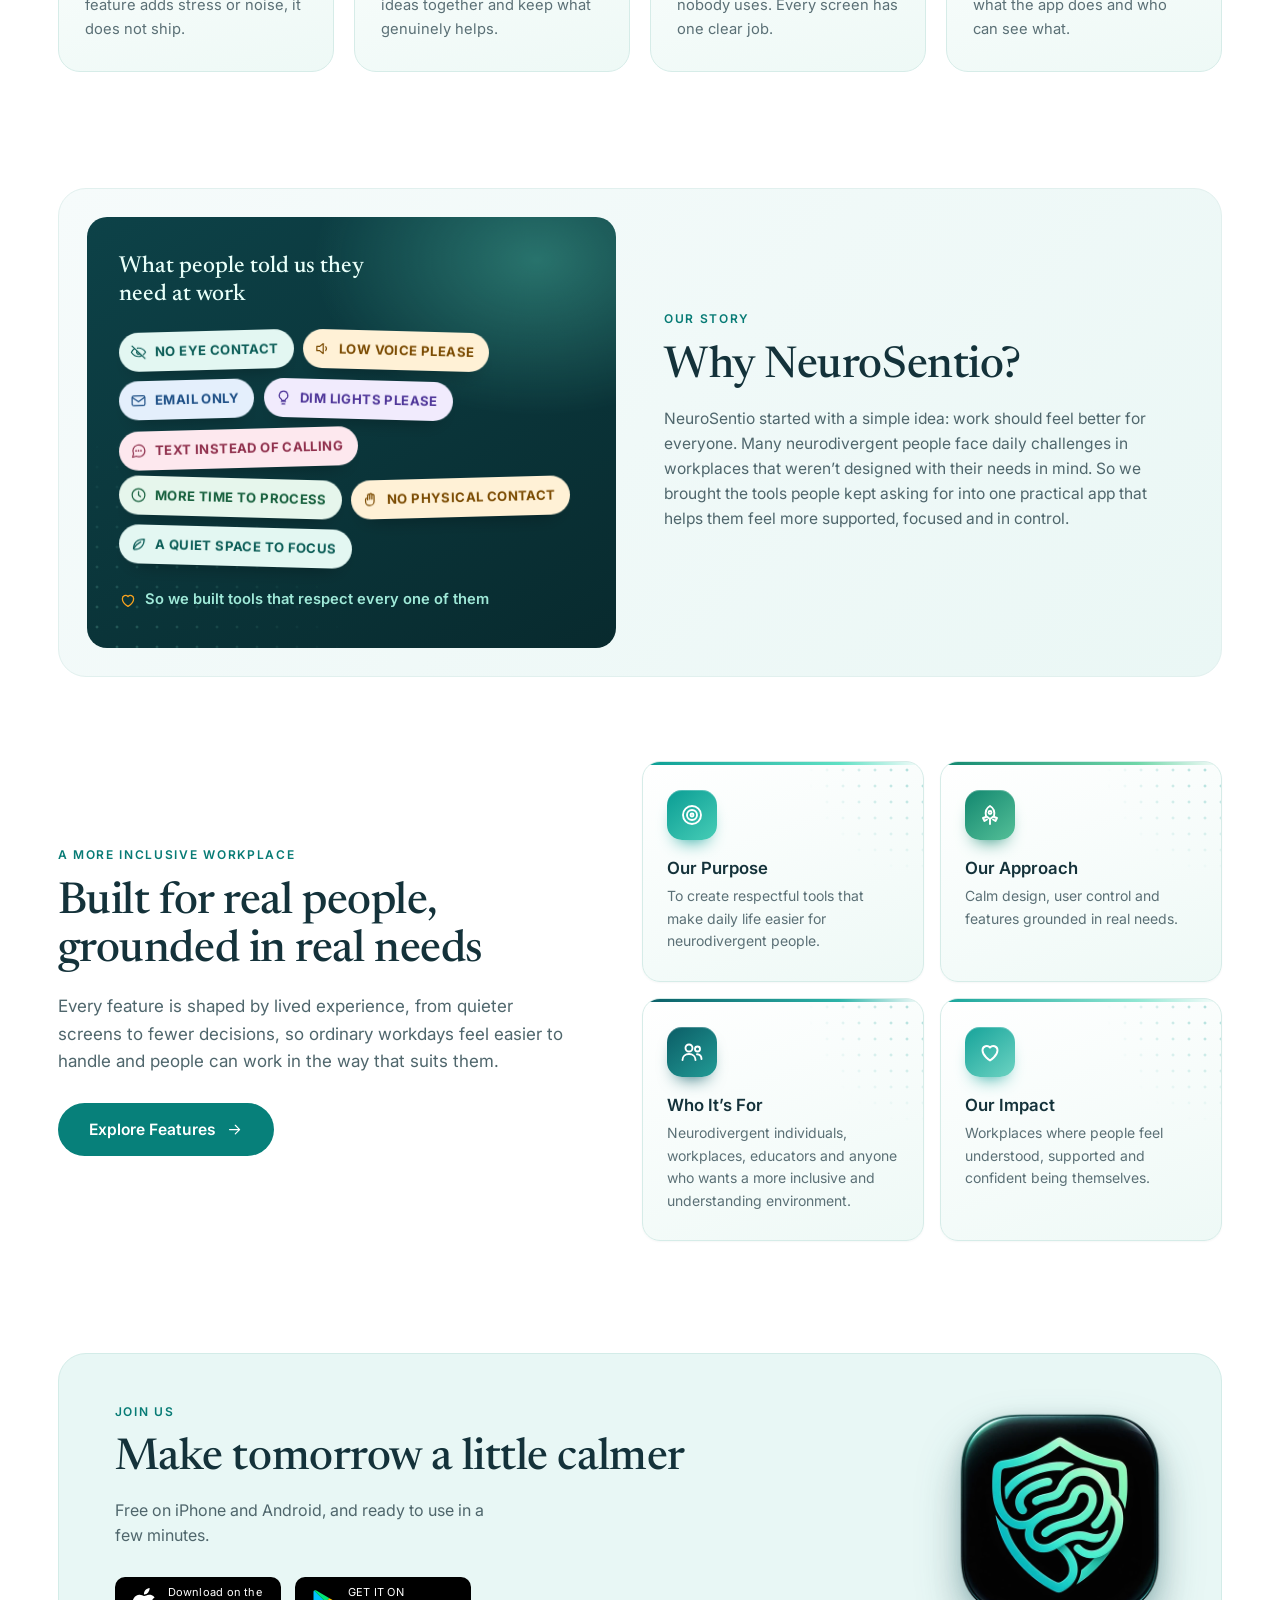
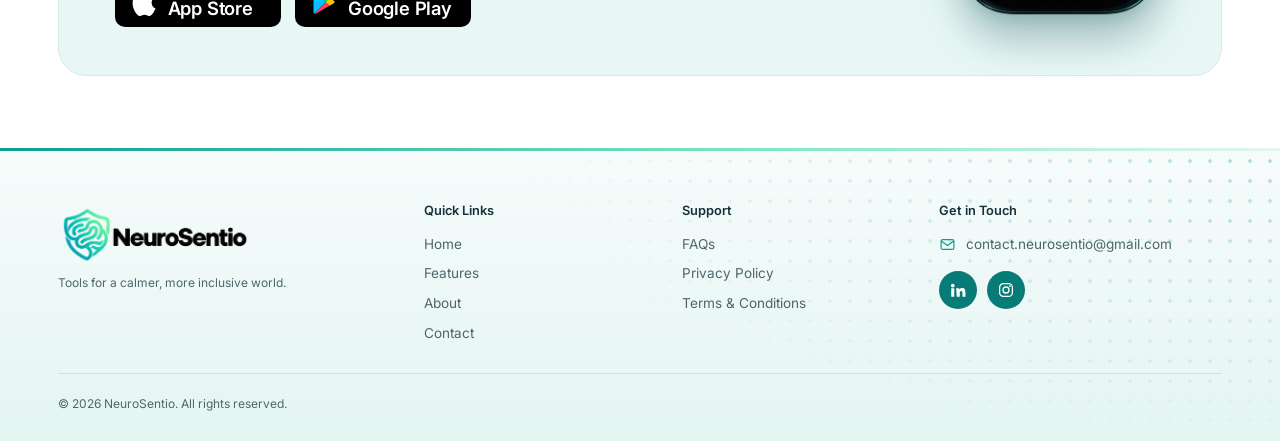
<file: about.html>
<!DOCTYPE html>
<html lang="en-GB">
<head>
  <meta charset="UTF-8" />
  <meta name="viewport" content="width=device-width, initial-scale=1" />
  <title>About NeuroSentio | Our Mission for Neurodivergent Inclusion</title>
  <meta name="description" content="Why we built NeuroSentio: respectful tools that help neurodivergent people feel supported, focused and in control at work. Our mission, values and story." />
  <link rel="canonical" href="https://neurosentio.com/about.html" />
  <meta name="robots" content="index, follow, max-image-preview:large" />
  <meta name="theme-color" content="#0a9d94" />
  <link rel="icon" type="image/png" href="images/web/favicon.png" />
  <link rel="apple-touch-icon" href="images/web/app-icon.png" />
  <meta property="og:type" content="website" />
  <meta property="og:site_name" content="NeuroSentio" />
  <meta property="og:locale" content="en_GB" />
  <meta property="og:title" content="About NeuroSentio | Our Mission for Neurodivergent Inclusion" />
  <meta property="og:description" content="Why we built NeuroSentio: respectful tools that help neurodivergent people feel supported, focused and in control at work. Our mission, values and story." />
  <meta property="og:url" content="https://neurosentio.com/about.html" />
  <meta property="og:image" content="https://neurosentio.com/images/web/og-app.jpg" />
  <meta property="og:image:width" content="1200" />
  <meta property="og:image:height" content="630" />
  <meta name="twitter:card" content="summary_large_image" />

  <link rel="preconnect" href="https://fonts.googleapis.com" />
  <link rel="preconnect" href="https://fonts.gstatic.com" crossorigin />
  <link href="https://fonts.googleapis.com/css2?family=Inter:wght@400;500;600;700&family=Newsreader:opsz,wght@6..72,400;6..72,500;6..72,600&display=swap" rel="stylesheet" />
  <link rel="stylesheet" href="styles.css?v=202610121920" />
  <script type="application/ld+json">{"@context":"https://schema.org","@type":"BreadcrumbList","itemListElement":[{"@type":"ListItem","position":1,"name":"Home","item":"https://neurosentio.com/"},{"@type":"ListItem","position":2,"name":"About","item":"https://neurosentio.com/about.html"}]}</script>
</head>
<body data-page="about">

  <!-- ========== Icon sprite ========== -->
  <svg width="0" height="0" style="position:absolute" aria-hidden="true" focusable="false">
    <symbol id="i-sun" viewBox="0 0 24 24"><circle cx="12" cy="12" r="4"/><path d="M12 2v2M12 20v2M4.9 4.9l1.4 1.4M17.7 17.7l1.4 1.4M2 12h2M20 12h2M4.9 19.1l1.4-1.4M17.7 6.3l1.4-1.4"/></symbol>
    <symbol id="i-bars" viewBox="0 0 24 24"><rect x="4" y="12" width="4" height="8" rx="1"/><rect x="10" y="4" width="4" height="16" rx="1"/><rect x="16" y="9" width="4" height="11" rx="1"/></symbol>
    <symbol id="i-chat" viewBox="0 0 24 24"><path d="M21 11.5a8.5 8.5 0 0 1-12.2 7.6L3.5 20.5l1.4-4.9A8.5 8.5 0 1 1 21 11.5z"/><path d="M8.5 11.5h.01M12 11.5h.01M15.5 11.5h.01" stroke-width="2.4"/></symbol>
    <symbol id="i-shield" viewBox="0 0 24 24"><path d="M12 3l7.5 3v5.2c0 4.8-3.2 8.4-7.5 9.8-4.3-1.4-7.5-5-7.5-9.8V6L12 3z"/></symbol>
    <symbol id="i-card" viewBox="0 0 24 24"><rect x="3" y="5" width="18" height="14" rx="2.5"/><path d="M3 10h18M7 15h5"/></symbol>
    <symbol id="i-bolt" viewBox="0 0 24 24"><path d="M13 2L4 14h7l-1 8 9-12h-7l1-8z"/></symbol>
    <symbol id="i-leaf" viewBox="0 0 24 24"><path d="M5 19C5 10.5 10.5 5 20 5c0 9.5-5.5 15-14 15"/><path d="M5 19c2.5-4.5 5.5-7.5 10-10"/></symbol>
    <symbol id="i-lock" viewBox="0 0 24 24"><rect x="5" y="11" width="14" height="10" rx="2.5"/><path d="M8 11V8a4 4 0 0 1 8 0v3"/><path d="M12 15.5v1.5"/></symbol>
    <symbol id="i-heart" viewBox="0 0 24 24"><path d="M12 20.5s-7.5-4.6-7.5-10.3A4.2 4.2 0 0 1 12 7.6a4.2 4.2 0 0 1 7.5 2.6c0 5.7-7.5 10.3-7.5 10.3z"/></symbol>
    <symbol id="i-arrow" viewBox="0 0 24 24"><path d="M5 12h14M13 6l6 6-6 6"/></symbol>
    <symbol id="i-left" viewBox="0 0 24 24"><path d="M15 6l-6 6 6 6"/></symbol>
    <symbol id="i-right" viewBox="0 0 24 24"><path d="M9 6l6 6-6 6"/></symbol>
    <symbol id="i-mail" viewBox="0 0 24 24"><rect x="3" y="5" width="18" height="14" rx="2.5"/><path d="M3.5 7.5l8.5 6 8.5-6"/></symbol>
    <symbol id="i-users" viewBox="0 0 24 24"><circle cx="9" cy="8" r="3.5"/><path d="M2.5 20c0-3.6 2.9-6 6.5-6s6.5 2.4 6.5 6"/><circle cx="17.5" cy="9" r="2.5"/><path d="M17 14.2c2.6.2 4.5 2 4.5 4.8"/></symbol>
    <symbol id="i-instagram" viewBox="0 0 24 24"><rect x="3.5" y="3.5" width="17" height="17" rx="5"/><circle cx="12" cy="12" r="4"/><path d="M17.2 6.8h.01" stroke-width="2.4"/></symbol>
    <symbol id="i-linkedin" viewBox="0 0 24 24"><path fill="currentColor" stroke="none" d="M4.98 3.5a2.5 2.5 0 1 1 0 5 2.5 2.5 0 0 1 0-5zM3 9.75h4V21H3zM9.5 9.75h3.83v1.54h.05c.53-1 1.84-2.06 3.79-2.06 4.05 0 4.8 2.67 4.8 6.13V21h-4v-4.98c0-1.19-.02-2.72-1.66-2.72-1.66 0-1.92 1.3-1.92 2.64V21h-4z"/></symbol>
    <symbol id="i-apple" viewBox="0 0 24 24"><path fill="currentColor" stroke="none" d="M12.15 6.9c-.95 0-2.42-1.08-3.96-1.04-2.04.03-3.91 1.18-4.96 3.01-2.12 3.68-.55 9.1 1.52 12.09 1.01 1.45 2.21 3.09 3.79 3.04 1.52-.07 2.09-.99 3.94-.99 1.83 0 2.35.99 3.96.95 1.64-.03 2.68-1.48 3.68-2.95 1.16-1.69 1.64-3.33 1.66-3.42-.04-.01-3.18-1.22-3.22-4.86-.03-3.04 2.48-4.49 2.6-4.56-1.43-2.09-3.62-2.32-4.39-2.38-2-.16-3.68 1.09-4.61 1.09zM15.53 3.83c.84-1.01 1.4-2.43 1.25-3.83-1.21.05-2.66.8-3.53 1.82-.78.9-1.45 2.34-1.27 3.71 1.34.1 2.72-.69 3.55-1.7z"/></symbol>
    <symbol id="i-play" viewBox="0 0 24 24">
      <path fill="#00c3ff" stroke="none" d="M3.6 2.2 13.4 12 3.6 21.8c-.4-.2-.6-.6-.6-1.1V3.3c0-.5.2-.9.6-1.1z"/>
      <path fill="#00e676" stroke="none" d="M13.4 12 16.7 8.7 5 2c-.5-.2-1-.1-1.4.2z"/>
      <path fill="#ff3d57" stroke="none" d="M13.4 12 16.7 15.3 5 22c-.5.2-1 .1-1.4-.2z"/>
      <path fill="#ffc400" stroke="none" d="M16.7 8.7 20.5 10.9c.7.4.7 1.8 0 2.2l-3.8 2.2L13.4 12z"/>
    </symbol>
    <symbol id="i-eye-off" viewBox="0 0 24 24"><path d="M3 3l18 18M10.6 6.1A9.8 9.8 0 0 1 12 6c5 0 9 4.5 10 6-.5.8-1.6 2.2-3.2 3.5M6.6 6.6C4.4 7.9 2.7 10 2 12c1 1.5 5 6 10 6 1.6 0 3-.4 4.3-1.1M9.9 9.9a3 3 0 0 0 4.2 4.2"/></symbol>
    <symbol id="i-volume" viewBox="0 0 24 24"><path d="M4 9h4l5-4v14l-5-4H4z"/><path d="M16.5 9.5a3.5 3.5 0 0 1 0 5"/></symbol>
    <symbol id="i-bulb" viewBox="0 0 24 24"><path d="M9 18h6M10 21h4"/><path d="M12 3a6 6 0 0 0-3.5 10.9c.6.5 1 1.2 1 2.1h5c0-.9.4-1.6 1-2.1A6 6 0 0 0 12 3z"/></symbol>
    <symbol id="i-hand" viewBox="0 0 24 24"><path d="M8 12V5.5a1.5 1.5 0 0 1 3 0V11M11 10.5V4.5a1.5 1.5 0 0 1 3 0V11M14 10.5V6a1.5 1.5 0 0 1 3 0v8a6 6 0 0 1-6 6h-.5A5.5 5.5 0 0 1 5 14.5V11a1.5 1.5 0 0 1 3 0"/></symbol>
    <symbol id="i-clock" viewBox="0 0 24 24"><circle cx="12" cy="12" r="9"/><path d="M12 7v5l3 2"/></symbol>
    <symbol id="i-logo" viewBox="0 0 40 44">
      <path d="M20 2 36 8v12c0 11-7 19.5-16 22C11 39.500 4 31 4 20V8L20 2z" fill="none" stroke="currentColor" stroke-width="2.4" stroke-linejoin="round"/>
      <path d="M13 17c2-4 8-5 10-1.500s-2 6-5 5-3 4 1 5.500 8-.5 8-5M16.500 14.500c1.500-1 3.500-.5 4 1M12 24c1.500 3 5 4.500 8 4" fill="none" stroke="currentColor" stroke-width="1.800" stroke-linecap="round"/>
    </symbol>
    <symbol id="i-target" viewBox="0 0 24 24"><circle cx="12" cy="12" r="9"/><circle cx="12" cy="12" r="5"/><circle cx="12" cy="12" r="1.5"/></symbol>
    <symbol id="i-rocket" viewBox="0 0 24 24"><path d="M12 3c3.500 2 5 5.500 4 10l-4 3-4-3c-1-4.500.5-8 4-10z"/><circle cx="12" cy="9.500" r="1.500"/><path d="M8 14l-3 1 1.500 3L9 16.500M16 14l3 1-1.500 3L15 16.500M12 16.500V21"/></symbol>
  </svg>

  <a class="skip-link" href="#main">Skip to content</a>

  <!-- ========== Header (solid from the start: this page has no full-bleed hero) ========== -->
  <header class="site-header is-scrolled" id="top" data-solid>
    <div class="container header-inner">
      <a class="brand" href="./" aria-label="NeuroSentio home">
        <img class="brand-img brand-img-light" src="images/web/app-logo.png" width="144" height="48" alt="" onerror="this.closest('.brand').classList.add('no-img')" />
        <img class="brand-img brand-img-dark" src="images/web/footer-logo.png" width="400" height="133" alt="" onerror="this.closest('.brand').classList.add('no-img')" />
        <span class="brand-fallback">
          <svg class="brand-mark" aria-hidden="true"><use href="#i-logo"/></svg>
          <span class="brand-name">NeuroSentio</span>
        </span>
      </a>

      <nav class="nav" id="nav" aria-label="Main">
        <ul>
          <li><a href="./">Home</a></li>
          <li><a href="features.html">Features</a></li>
          <li><a href="about.html" class="is-active" aria-current="page">About</a></li>
          <li><a href="faqs.html">FAQs</a></li>
          <li><a href="contact.html">Contact</a></li>
        </ul>
        <a class="btn btn-solid btn-sm nav-cta-mobile" href="./#download">Download App</a>
      </nav>

      <a class="btn btn-solid btn-sm header-cta" href="./#download">
        Download App <svg class="icon" aria-hidden="true"><use href="#i-arrow"/></svg>
      </a>

      <button class="menu-toggle" id="menuToggle" aria-label="Open menu" aria-expanded="false" aria-controls="nav">
        <span></span><span></span><span></span>
      </button>
    </div>
  </header>

  <main id="main">

    <!-- ========== About hero ========== -->
    <section class="page-hero" aria-labelledby="aboutTitle">
      <div class="container ph-grid">
        <div class="ph-copy">
          <p class="eyebrow">About NeuroSentio</p>
          <h1 id="aboutTitle">A more inclusive tomorrow</h1>
          <p class="lead">We built NeuroSentio to make work feel calmer and easier to manage for neurodivergent people, with tools that adapt to how you think and support that understands what works for you.</p>
          <a class="btn btn-solid btn-lg" href="#mission">Our Mission <svg class="icon" aria-hidden="true"><use href="#i-arrow"/></svg></a>
        </div>

        <div class="showcase">
          <span class="showcase-circle" aria-hidden="true"></span>
          <div class="phone showcase-phone">
            <img src="images/AIAssistant.webp" width="720" height="1600" alt="The NeuroSentio app’s AI Assistant screen, offering to plan your day, break down a task, help you reply and understand your patterns" />
          </div>
          <span class="chip chip-1" aria-hidden="true"><span class="chip-ico"><svg class="icon"><use href="#i-bolt"/></svg></span>Energy check-in <b>✓</b></span>
          <span class="chip chip-2" aria-hidden="true"><span class="chip-ico"><svg class="icon"><use href="#i-card"/></svg></span>Neuro Card shared</span>
          <span class="chip chip-3" aria-hidden="true"><span class="chip-ico"><svg class="icon"><use href="#i-leaf"/></svg></span>Calm mode on</span>
        </div>
      </div>
    </section>

    <!-- ========== Our mission ========== -->
    <section class="section tight" id="mission" aria-labelledby="missionTitle">
      <div class="container">
        <div class="panel">
          <div class="panel-media">
            <img src="images/web/hero-light-mobile.jpg" width="1200" height="794" alt="Illustration of a calm mind made of nature, surrounded by NeuroSentio tools: Energy Check-in, Planner, Neuro Card, Safe Mode and AI Assistant" loading="lazy" />
          </div>
          <div class="panel-copy">
            <p class="eyebrow">Our Mission</p>
            <h2 id="missionTitle">Support for today,<br />a calmer tomorrow</h2>
            <p>We want every neurodivergent person to have simple tools that make work more supportive and manageable, leaving more room for the things that matter to you.</p>
            <a class="btn btn-solid btn-sm" href="#values">See what drives us <svg class="icon" aria-hidden="true"><use href="#i-arrow"/></svg></a>
          </div>
        </div>
      </div>
    </section>

    <!-- ========== Our values ========== -->
    <section class="section values" id="values" aria-labelledby="valuesTitle">
      <div class="container">
        <header class="section-head center">
          <p class="eyebrow">Our Values</p>
          <h2 id="valuesTitle">What drives us</h2>
          <p class="lead">One belief guides everything we build: everyone deserves a workplace that understands and supports them.</p>
        </header>

        <ul class="why-cards values-cards">
          <li class="why-card">
            <span class="value-num" aria-hidden="true">01</span>
            <span class="why-ico"><svg class="icon" aria-hidden="true"><use href="#i-heart"/></svg></span>
            <h3>Inclusive from the start</h3>
            <p>We design for different minds first, not as an afterthought. If a feature adds stress or noise, it does not ship.</p>
          </li>
          <li class="why-card">
            <span class="value-num" aria-hidden="true">02</span>
            <span class="why-ico"><svg class="icon" aria-hidden="true"><use href="#i-users"/></svg></span>
            <h3>Built with the community</h3>
            <p>Neurodivergent testers shape what we make. We listen, try ideas together and keep what genuinely helps.</p>
          </li>
          <li class="why-card">
            <span class="value-num" aria-hidden="true">03</span>
            <span class="why-ico"><svg class="icon" aria-hidden="true"><use href="#i-bolt"/></svg></span>
            <h3>Practical over perfect</h3>
            <p>Small tools that work on a hard day beat clever features nobody uses. Every screen has one clear job.</p>
          </li>
          <li class="why-card">
            <span class="value-num" aria-hidden="true">04</span>
            <span class="why-ico"><svg class="icon" aria-hidden="true"><use href="#i-lock"/></svg></span>
            <h3>Honest and private</h3>
            <p>Plain language, no ads and no data selling. You always know what the app does and who can see what.</p>
          </li>
        </ul>
      </div>
    </section>

    <!-- ========== Our story ========== -->
    <section class="section tight" id="story" aria-labelledby="storyTitle">
      <div class="container">
        <div class="panel panel-soft">
          <div class="panel-media needs" aria-label="Needs people told us about: no eye contact, low voice please, email only, dim lights, text instead of calling, no physical contact, more time to process, quiet space to focus" role="img">
            <p class="needs-title" aria-hidden="true">What people told us they need at work</p>
            <ul class="needs-cloud" aria-hidden="true">
              <li class="nc c1"><svg class="icon"><use href="#i-eye-off"/></svg>No eye contact</li>
              <li class="nc c2"><svg class="icon"><use href="#i-volume"/></svg>Low voice please</li>
              <li class="nc c3"><svg class="icon"><use href="#i-mail"/></svg>Email only</li>
              <li class="nc c4"><svg class="icon"><use href="#i-bulb"/></svg>Dim lights please</li>
              <li class="nc c5"><svg class="icon"><use href="#i-chat"/></svg>Text instead of calling</li>
              <li class="nc c6"><svg class="icon"><use href="#i-clock"/></svg>More time to process</li>
              <li class="nc c2"><svg class="icon"><use href="#i-hand"/></svg>No physical contact</li>
              <li class="nc c1"><svg class="icon"><use href="#i-leaf"/></svg>A quiet space to focus</li>
            </ul>
            <p class="needs-foot" aria-hidden="true"><svg class="icon"><use href="#i-heart"/></svg>So we built tools that respect every one of them</p>
          </div>
          <div class="panel-copy">
            <p class="eyebrow">Our Story</p>
            <h2 id="storyTitle">Why NeuroSentio?</h2>
            <p>NeuroSentio started with a simple idea: work should feel better for everyone. Many neurodivergent people face daily challenges in workplaces that weren’t designed with their needs in mind. So we brought the tools people kept asking for into one practical app that helps them feel more supported, focused and in control.</p>
          </div>
        </div>
      </div>
    </section>

    <!-- ========== A more inclusive workplace ========== -->
    <section class="section approach" id="approach" aria-labelledby="approachTitle">
      <div class="container approach-grid">
        <div class="approach-copy">
          <p class="eyebrow">A More Inclusive Workplace</p>
          <h2 id="approachTitle">Built for real people,<br />grounded in real needs</h2>
          <p class="lead">Every feature is shaped by lived experience, from quieter screens to fewer decisions, so ordinary workdays feel easier to handle and people can work in the way that suits them.</p>
          <a class="btn btn-solid btn-lg" href="features.html">Explore Features <svg class="icon" aria-hidden="true"><use href="#i-arrow"/></svg></a>
        </div>

        <ul class="tool-cards">
          <li class="tool-card">
            <svg class="icon tool-ico" aria-hidden="true"><use href="#i-target"/></svg>
            <h3>Our Purpose</h3>
            <p>To create respectful tools that make daily life easier for neurodivergent people.</p>
          </li>
          <li class="tool-card">
            <svg class="icon tool-ico" aria-hidden="true"><use href="#i-rocket"/></svg>
            <h3>Our Approach</h3>
            <p>Calm design, user control and features grounded in real needs.</p>
          </li>
          <li class="tool-card">
            <svg class="icon tool-ico" aria-hidden="true"><use href="#i-users"/></svg>
            <h3>Who It’s For</h3>
            <p>Neurodivergent individuals, workplaces, educators and anyone who wants a more inclusive and understanding environment.</p>
          </li>
          <li class="tool-card">
            <svg class="icon tool-ico" aria-hidden="true"><use href="#i-heart"/></svg>
            <h3>Our Impact</h3>
            <p>Workplaces where people feel understood, supported and confident being themselves.</p>
          </li>
        </ul>
      </div>
    </section>

    <!-- ========== Download banner ========== -->
    <section class="download about-cta">
      <div class="container">
        <div class="download-box">
          <div class="download-copy">
            <p class="eyebrow">Join us</p>
            <h2>Make tomorrow a little calmer</h2>
            <p>Free on iPhone and Android, and ready to use in a few minutes.</p>
            <div class="store-row">
              <a class="store" href="https://apps.apple.com/gb/app/neurosentio/id6758456795" target="_blank" rel="noopener" aria-label="Download NeuroSentio on the App Store (opens in a new tab)">
                <svg class="store-ico" aria-hidden="true"><use href="#i-apple"/></svg>
                <span><small>Download on the</small><strong>App Store</strong></span>
              </a>
              <a class="store" href="https://play.google.com/store/apps/details?id=com.neurosentio.app" target="_blank" rel="noopener" aria-label="Get NeuroSentio on Google Play (opens in a new tab)">
                <svg class="store-ico" aria-hidden="true"><use href="#i-play"/></svg>
                <span><small>GET IT ON</small><strong>Google Play</strong></span>
              </a>
            </div>
          </div>

          <span class="app-icon">
            <img src="images/web/app-icon.webp" width="440" height="440" alt="NeuroSentio app icon" loading="lazy" onerror="this.parentNode.classList.add('no-img');this.remove()" />
            <svg aria-hidden="true"><use href="#i-logo"/></svg>
          </span>
        </div>
      </div>
    </section>

  </main>

  <!-- ========== Footer ========== -->
  <footer class="site-footer" id="contact">
    <div class="container footer-grid">
      <div class="footer-brand">
        <a class="brand brand-dark" href="./" aria-label="NeuroSentio home">
          <img class="brand-img" src="images/web/footer-logo.png" width="400" height="133" alt="" loading="lazy" onerror="this.closest('.brand').classList.add('no-img')" />
          <span class="brand-fallback">
            <svg class="brand-mark" aria-hidden="true"><use href="#i-logo"/></svg>
            <span class="brand-name">NeuroSentio</span>
          </span>
          <small>Tools for a calmer, more inclusive world.</small>
        </a>
      </div>

      <nav class="footer-col" aria-label="Quick links">
        <h3>Quick Links</h3>
        <ul>
          <li><a href="./">Home</a></li>
          <li><a href="features.html">Features</a></li>
          <li><a href="about.html">About</a></li>
          <li><a href="contact.html">Contact</a></li>
        </ul>
      </nav>

      <nav class="footer-col" aria-label="Support">
        <h3>Support</h3>
        <ul>
          <li><a href="faqs.html">FAQs</a></li>
          <li><a href="privacy.html">Privacy Policy</a></li>
          <li><a href="terms.html">Terms &amp; Conditions</a></li>
        </ul>
      </nav>

      <div class="footer-col">
        <h3>Get in Touch</h3>
        <a class="mail" href="mailto:contact.neurosentio@gmail.com">
          <svg class="icon" aria-hidden="true"><use href="#i-mail"/></svg>
          contact.neurosentio@gmail.com
        </a>
        <div class="socials">
          <a class="social-link" href="https://www.linkedin.com/company/neurosentio-ltd/" target="_blank" rel="noopener" aria-label="NeuroSentio on LinkedIn (opens in a new tab)"><svg class="icon" aria-hidden="true"><use href="#i-linkedin"/></svg></a>
          <a class="social-link" href="https://www.instagram.com/neurosentio/" target="_blank" rel="noopener" aria-label="NeuroSentio on Instagram (opens in a new tab)"><svg class="icon" aria-hidden="true"><use href="#i-instagram"/></svg></a>
        </div>
      </div>
    </div>

    <div class="container footer-bottom">
      <p>© <span id="year">2026</span> NeuroSentio. All rights reserved.</p>
    </div>
  </footer>

  <script src="script.js?v=202610121920"></script>
</body>
</html>
</file>
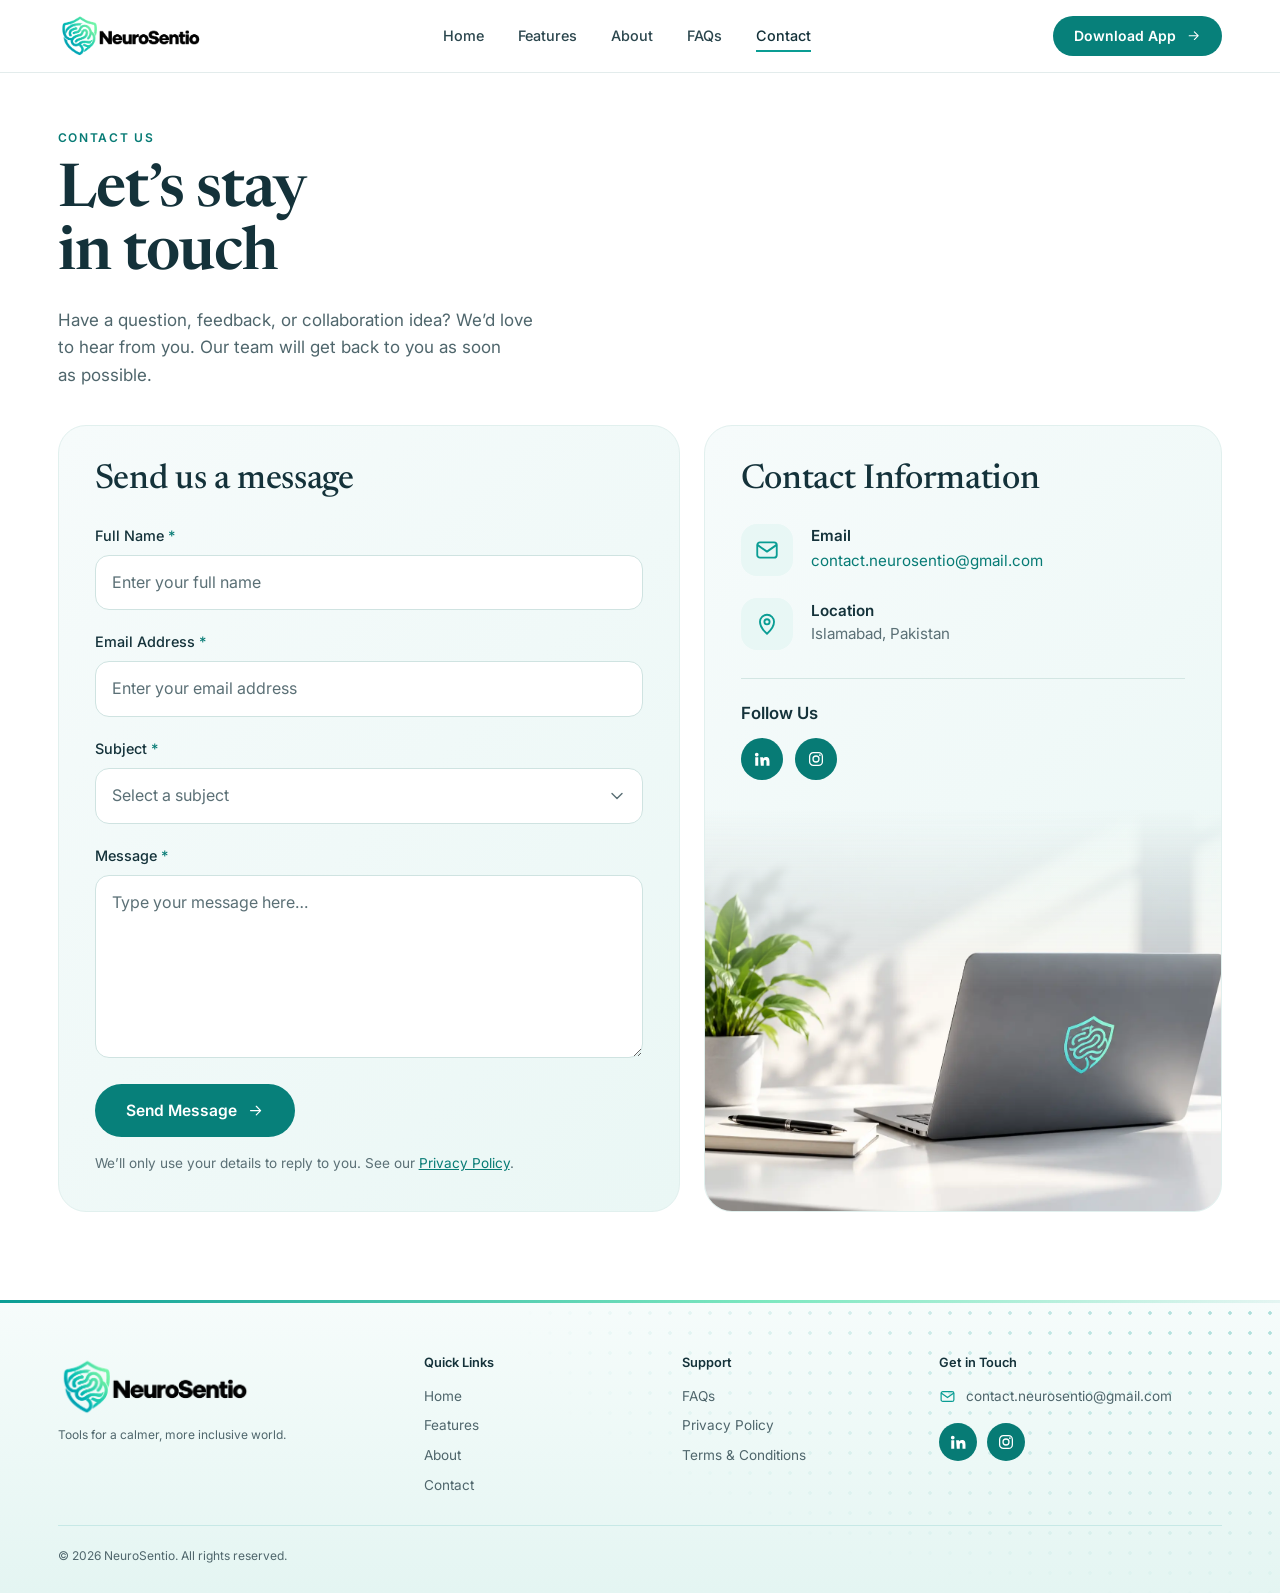
<file: contact.html>
<!DOCTYPE html>
<html lang="en-GB">
<head>
  <meta charset="UTF-8" />
  <meta name="viewport" content="width=device-width, initial-scale=1" />
  <title>Contact NeuroSentio | Support, Feedback &amp; Partnerships</title>
  <meta name="description" content="Contact the NeuroSentio team for app support, feedback or partnerships with workplaces, educators and organisations. We reply as soon as we can." />
  <link rel="canonical" href="https://neurosentio.com/contact.html" />
  <meta name="robots" content="index, follow, max-image-preview:large" />
  <meta name="theme-color" content="#0a9d94" />
  <link rel="icon" type="image/png" href="images/web/favicon.png" />
  <link rel="apple-touch-icon" href="images/web/app-icon.png" />
  <meta property="og:type" content="website" />
  <meta property="og:site_name" content="NeuroSentio" />
  <meta property="og:locale" content="en_GB" />
  <meta property="og:title" content="Contact NeuroSentio | Support, Feedback &amp; Partnerships" />
  <meta property="og:description" content="Contact the NeuroSentio team for app support, feedback or partnerships with workplaces, educators and organisations. We reply as soon as we can." />
  <meta property="og:url" content="https://neurosentio.com/contact.html" />
  <meta property="og:image" content="https://neurosentio.com/images/web/og-app.jpg" />
  <meta property="og:image:width" content="1200" />
  <meta property="og:image:height" content="630" />
  <meta name="twitter:card" content="summary_large_image" />

  <link rel="preconnect" href="https://fonts.googleapis.com" />
  <link rel="preconnect" href="https://fonts.gstatic.com" crossorigin />
  <link href="https://fonts.googleapis.com/css2?family=Inter:wght@400;500;600;700&family=Newsreader:opsz,wght@6..72,400;6..72,500;6..72,600&display=swap" rel="stylesheet" />
  <link rel="stylesheet" href="styles.css?v=202610121920" />
  <script type="application/ld+json">{"@context":"https://schema.org","@type":"BreadcrumbList","itemListElement":[{"@type":"ListItem","position":1,"name":"Home","item":"https://neurosentio.com/"},{"@type":"ListItem","position":2,"name":"Contact","item":"https://neurosentio.com/contact.html"}]}</script>
</head>
<body data-page="contact">

  <!-- ========== Icon sprite ========== -->
  <svg width="0" height="0" style="position:absolute" aria-hidden="true" focusable="false">
    <symbol id="i-sun" viewBox="0 0 24 24"><circle cx="12" cy="12" r="4"/><path d="M12 2v2M12 20v2M4.9 4.9l1.4 1.4M17.7 17.7l1.4 1.4M2 12h2M20 12h2M4.9 19.1l1.4-1.4M17.7 6.3l1.4-1.4"/></symbol>
    <symbol id="i-bars" viewBox="0 0 24 24"><rect x="4" y="12" width="4" height="8" rx="1"/><rect x="10" y="4" width="4" height="16" rx="1"/><rect x="16" y="9" width="4" height="11" rx="1"/></symbol>
    <symbol id="i-chat" viewBox="0 0 24 24"><path d="M21 11.5a8.5 8.5 0 0 1-12.2 7.6L3.5 20.5l1.4-4.9A8.5 8.5 0 1 1 21 11.5z"/><path d="M8.5 11.5h.01M12 11.5h.01M15.5 11.5h.01" stroke-width="2.4"/></symbol>
    <symbol id="i-shield" viewBox="0 0 24 24"><path d="M12 3l7.5 3v5.2c0 4.8-3.2 8.4-7.5 9.8-4.3-1.4-7.5-5-7.5-9.8V6L12 3z"/></symbol>
    <symbol id="i-card" viewBox="0 0 24 24"><rect x="3" y="5" width="18" height="14" rx="2.5"/><path d="M3 10h18M7 15h5"/></symbol>
    <symbol id="i-bolt" viewBox="0 0 24 24"><path d="M13 2L4 14h7l-1 8 9-12h-7l1-8z"/></symbol>
    <symbol id="i-leaf" viewBox="0 0 24 24"><path d="M5 19C5 10.5 10.5 5 20 5c0 9.5-5.5 15-14 15"/><path d="M5 19c2.5-4.5 5.5-7.5 10-10"/></symbol>
    <symbol id="i-lock" viewBox="0 0 24 24"><rect x="5" y="11" width="14" height="10" rx="2.5"/><path d="M8 11V8a4 4 0 0 1 8 0v3"/><path d="M12 15.5v1.5"/></symbol>
    <symbol id="i-heart" viewBox="0 0 24 24"><path d="M12 20.5s-7.5-4.6-7.5-10.3A4.2 4.2 0 0 1 12 7.6a4.2 4.2 0 0 1 7.5 2.6c0 5.7-7.5 10.3-7.5 10.3z"/></symbol>
    <symbol id="i-arrow" viewBox="0 0 24 24"><path d="M5 12h14M13 6l6 6-6 6"/></symbol>
    <symbol id="i-left" viewBox="0 0 24 24"><path d="M15 6l-6 6 6 6"/></symbol>
    <symbol id="i-right" viewBox="0 0 24 24"><path d="M9 6l6 6-6 6"/></symbol>
    <symbol id="i-mail" viewBox="0 0 24 24"><rect x="3" y="5" width="18" height="14" rx="2.5"/><path d="M3.5 7.5l8.5 6 8.5-6"/></symbol>
    <symbol id="i-users" viewBox="0 0 24 24"><circle cx="9" cy="8" r="3.5"/><path d="M2.5 20c0-3.6 2.9-6 6.5-6s6.5 2.4 6.5 6"/><circle cx="17.5" cy="9" r="2.5"/><path d="M17 14.2c2.6.2 4.5 2 4.5 4.8"/></symbol>
    <symbol id="i-instagram" viewBox="0 0 24 24"><rect x="3.5" y="3.5" width="17" height="17" rx="5"/><circle cx="12" cy="12" r="4"/><path d="M17.2 6.8h.01" stroke-width="2.4"/></symbol>
    <symbol id="i-linkedin" viewBox="0 0 24 24"><path fill="currentColor" stroke="none" d="M4.98 3.5a2.5 2.5 0 1 1 0 5 2.5 2.5 0 0 1 0-5zM3 9.75h4V21H3zM9.5 9.75h3.83v1.54h.05c.53-1 1.84-2.06 3.79-2.06 4.05 0 4.8 2.67 4.8 6.13V21h-4v-4.98c0-1.19-.02-2.72-1.66-2.72-1.66 0-1.92 1.3-1.92 2.64V21h-4z"/></symbol>
    <symbol id="i-apple" viewBox="0 0 24 24"><path fill="currentColor" stroke="none" d="M12.15 6.9c-.95 0-2.42-1.08-3.96-1.04-2.04.03-3.91 1.18-4.96 3.01-2.12 3.68-.55 9.1 1.52 12.09 1.01 1.45 2.21 3.09 3.79 3.04 1.52-.07 2.09-.99 3.94-.99 1.83 0 2.35.99 3.96.95 1.64-.03 2.68-1.48 3.68-2.95 1.16-1.69 1.64-3.33 1.66-3.42-.04-.01-3.18-1.22-3.22-4.86-.03-3.04 2.48-4.49 2.6-4.56-1.43-2.09-3.62-2.32-4.39-2.38-2-.16-3.68 1.09-4.61 1.09zM15.53 3.83c.84-1.01 1.4-2.43 1.25-3.83-1.21.05-2.66.8-3.53 1.82-.78.9-1.45 2.34-1.27 3.71 1.34.1 2.72-.69 3.55-1.7z"/></symbol>
    <symbol id="i-play" viewBox="0 0 24 24">
      <path fill="#00c3ff" stroke="none" d="M3.6 2.2 13.4 12 3.6 21.8c-.4-.2-.6-.6-.6-1.1V3.3c0-.5.2-.9.6-1.1z"/>
      <path fill="#00e676" stroke="none" d="M13.4 12 16.7 8.7 5 2c-.5-.2-1-.1-1.4.2z"/>
      <path fill="#ff3d57" stroke="none" d="M13.4 12 16.7 15.3 5 22c-.5.2-1 .1-1.4-.2z"/>
      <path fill="#ffc400" stroke="none" d="M16.7 8.7 20.5 10.9c.7.4.7 1.8 0 2.2l-3.8 2.2L13.4 12z"/>
    </symbol>
    <symbol id="i-logo" viewBox="0 0 40 44">
      <path d="M20 2 36 8v12c0 11-7 19.5-16 22C11 39.500 4 31 4 20V8L20 2z" fill="none" stroke="currentColor" stroke-width="2.4" stroke-linejoin="round"/>
      <path d="M13 17c2-4 8-5 10-1.500s-2 6-5 5-3 4 1 5.500 8-.5 8-5M16.500 14.500c1.500-1 3.500-.5 4 1M12 24c1.500 3 5 4.500 8 4" fill="none" stroke="currentColor" stroke-width="1.800" stroke-linecap="round"/>
    </symbol>
    <symbol id="i-pin" viewBox="0 0 24 24"><path d="M12 21s-6.500-5.600-6.500-11a6.500 6.500 0 0 1 13 0c0 5.400-6.500 11-6.500 11z"/><circle cx="12" cy="10" r="2.400"/></symbol>
    <symbol id="i-down" viewBox="0 0 24 24"><path d="M6 9l6 6 6-6"/></symbol>
  </svg>

  <a class="skip-link" href="#main">Skip to content</a>

  <!-- ========== Header (solid from the start: this page has no full-bleed hero) ========== -->
  <header class="site-header is-scrolled" id="top" data-solid>
    <div class="container header-inner">
      <a class="brand" href="./" aria-label="NeuroSentio home">
        <img class="brand-img brand-img-light" src="images/web/app-logo.png" width="144" height="48" alt="" onerror="this.closest('.brand').classList.add('no-img')" />
        <img class="brand-img brand-img-dark" src="images/web/footer-logo.png" width="400" height="133" alt="" onerror="this.closest('.brand').classList.add('no-img')" />
        <span class="brand-fallback">
          <svg class="brand-mark" aria-hidden="true"><use href="#i-logo"/></svg>
          <span class="brand-name">NeuroSentio</span>
        </span>
      </a>

      <nav class="nav" id="nav" aria-label="Main">
        <ul>
          <li><a href="./">Home</a></li>
          <li><a href="features.html">Features</a></li>
          <li><a href="about.html">About</a></li>
          <li><a href="faqs.html">FAQs</a></li>
          <li><a href="contact.html" class="is-active" aria-current="page">Contact</a></li>
        </ul>
        <a class="btn btn-solid btn-sm nav-cta-mobile" href="./#download">Download App</a>
      </nav>

      <a class="btn btn-solid btn-sm header-cta" href="./#download">
        Download App <svg class="icon" aria-hidden="true"><use href="#i-arrow"/></svg>
      </a>

      <button class="menu-toggle" id="menuToggle" aria-label="Open menu" aria-expanded="false" aria-controls="nav">
        <span></span><span></span><span></span>
      </button>
    </div>
  </header>

  <main id="main">

    <!-- ========== Contact intro ========== -->
    <section class="contact-intro" aria-labelledby="contactTitle">
      <div class="container">
        <p class="eyebrow">Contact Us</p>
        <h1 id="contactTitle">Let’s stay<br />in touch</h1>
        <p class="lead">Have a question, feedback, or collaboration idea? We’d love to hear from you. Our team will get back to you as soon as possible.</p>
      </div>
    </section>

    <!-- ========== Form + contact details ========== -->
    <section class="contact-main" aria-label="Send a message and contact details">
      <div class="container contact-grid">

        <div class="contact-card contact-form-card">
          <h2>Send us a message</h2>

          <form class="contact-form" id="contactForm" data-inbox="contact.neurosentio@gmail.com" action="https://formsubmit.co/contact.neurosentio@gmail.com" method="POST" novalidate>
            <input type="hidden" name="_subject" value="New message from the NeuroSentio website" />
            <input type="hidden" name="_template" value="table" />
            <input type="hidden" name="_captcha" value="false" />
            <input type="text" name="_honey" tabindex="-1" autocomplete="off" aria-hidden="true" style="position:absolute;left:-9999px;width:1px;height:1px;opacity:0" />
            <div class="field">
              <label for="cName">Full Name <span aria-hidden="true">*</span></label>
              <input id="cName" aria-describedby="cNameErr" name="name" type="text" autocomplete="name" placeholder="Enter your full name" required />
              <p class="field-error" id="cNameErr" hidden>Please enter your name.</p>
            </div>

            <div class="field">
              <label for="cEmail">Email Address <span aria-hidden="true">*</span></label>
              <input id="cEmail" aria-describedby="cEmailErr" name="email" type="email" autocomplete="email" placeholder="Enter your email address" required />
              <p class="field-error" id="cEmailErr" hidden>Please enter a valid email address.</p>
            </div>

            <div class="field">
              <label for="cSubject">Subject <span aria-hidden="true">*</span></label>
              <div class="select-wrap">
                <select id="cSubject" aria-describedby="cSubjectErr" name="subject" required>
                  <option value="" selected disabled>Select a subject</option>
                  <option>General enquiry</option>
                  <option>Feedback</option>
                  <option>Partnership</option>
                  <option>Support</option>
                  <option>Other</option>
                </select>
                <svg class="icon" aria-hidden="true"><use href="#i-down"/></svg>
              </div>
              <p class="field-error" id="cSubjectErr" hidden>Please choose a subject.</p>
            </div>

            <div class="field">
              <label for="cMessage">Message <span aria-hidden="true">*</span></label>
              <textarea id="cMessage" aria-describedby="cMessageErr" name="message" rows="6" placeholder="Type your message here…" required></textarea>
              <p class="field-error" id="cMessageErr" hidden>Please write a message.</p>
            </div>

            <button class="btn btn-solid btn-lg" type="submit">Send Message <svg class="icon" aria-hidden="true"><use href="#i-arrow"/></svg></button>
            <p class="form-privacy">We’ll only use your details to reply to you. See our <a href="privacy.html">Privacy Policy</a>.</p>
            <p class="form-status" id="formStatus" role="status" aria-live="polite" hidden></p>
          </form>
        </div>

        <aside class="contact-card contact-info-card" aria-labelledby="infoTitle">
          <h2 id="infoTitle">Contact Information</h2>

          <ul class="info-list">
            <li>
              <span class="info-ico"><svg class="icon" aria-hidden="true"><use href="#i-mail"/></svg></span>
              <div>
                <h3>Email</h3>
                <a href="mailto:contact.neurosentio@gmail.com">contact.neurosentio@gmail.com</a>
              </div>
            </li>
            <li>
              <span class="info-ico"><svg class="icon" aria-hidden="true"><use href="#i-pin"/></svg></span>
              <div>
                <h3>Location</h3>
                <p>Islamabad, Pakistan</p>
              </div>
            </li>
          </ul>

          <div class="follow">
            <h3>Follow Us</h3>
            <div class="follow-links">
              <a class="social-link" href="https://www.linkedin.com/company/neurosentio-ltd/" target="_blank" rel="noopener" aria-label="NeuroSentio on LinkedIn (opens in a new tab)"><svg class="icon" aria-hidden="true"><use href="#i-linkedin"/></svg></a>
              <a class="social-link" href="https://www.instagram.com/neurosentio/" target="_blank" rel="noopener" aria-label="NeuroSentio on Instagram (opens in a new tab)"><svg class="icon" aria-hidden="true"><use href="#i-instagram"/></svg></a>
            </div>
          </div>

          <div class="info-media">
            <img src="images/contact.webp" width="1448" height="1086" alt="A laptop with the NeuroSentio logo on a bright desk next to a plant" loading="lazy" onerror="this.remove()" />
          </div>
        </aside>

      </div>
    </section>

  </main>

  <!-- ========== Footer ========== -->
  <footer class="site-footer" id="contact">
    <div class="container footer-grid">
      <div class="footer-brand">
        <a class="brand brand-dark" href="./" aria-label="NeuroSentio home">
          <img class="brand-img" src="images/web/footer-logo.png" width="400" height="133" alt="" loading="lazy" onerror="this.closest('.brand').classList.add('no-img')" />
          <span class="brand-fallback">
            <svg class="brand-mark" aria-hidden="true"><use href="#i-logo"/></svg>
            <span class="brand-name">NeuroSentio</span>
          </span>
          <small>Tools for a calmer, more inclusive world.</small>
        </a>
      </div>

      <nav class="footer-col" aria-label="Quick links">
        <h3>Quick Links</h3>
        <ul>
          <li><a href="./">Home</a></li>
          <li><a href="features.html">Features</a></li>
          <li><a href="about.html">About</a></li>
          <li><a href="contact.html">Contact</a></li>
        </ul>
      </nav>

      <nav class="footer-col" aria-label="Support">
        <h3>Support</h3>
        <ul>
          <li><a href="faqs.html">FAQs</a></li>
          <li><a href="privacy.html">Privacy Policy</a></li>
          <li><a href="terms.html">Terms &amp; Conditions</a></li>
        </ul>
      </nav>

      <div class="footer-col">
        <h3>Get in Touch</h3>
        <a class="mail" href="mailto:contact.neurosentio@gmail.com">
          <svg class="icon" aria-hidden="true"><use href="#i-mail"/></svg>
          contact.neurosentio@gmail.com
        </a>
        <div class="socials">
          <a class="social-link" href="https://www.linkedin.com/company/neurosentio-ltd/" target="_blank" rel="noopener" aria-label="NeuroSentio on LinkedIn (opens in a new tab)"><svg class="icon" aria-hidden="true"><use href="#i-linkedin"/></svg></a>
          <a class="social-link" href="https://www.instagram.com/neurosentio/" target="_blank" rel="noopener" aria-label="NeuroSentio on Instagram (opens in a new tab)"><svg class="icon" aria-hidden="true"><use href="#i-instagram"/></svg></a>
        </div>
      </div>
    </div>

    <div class="container footer-bottom">
      <p>© <span id="year">2026</span> NeuroSentio. All rights reserved.</p>
    </div>
  </footer>

  <script src="script.js?v=202610121920"></script>
</body>
</html>
</file>
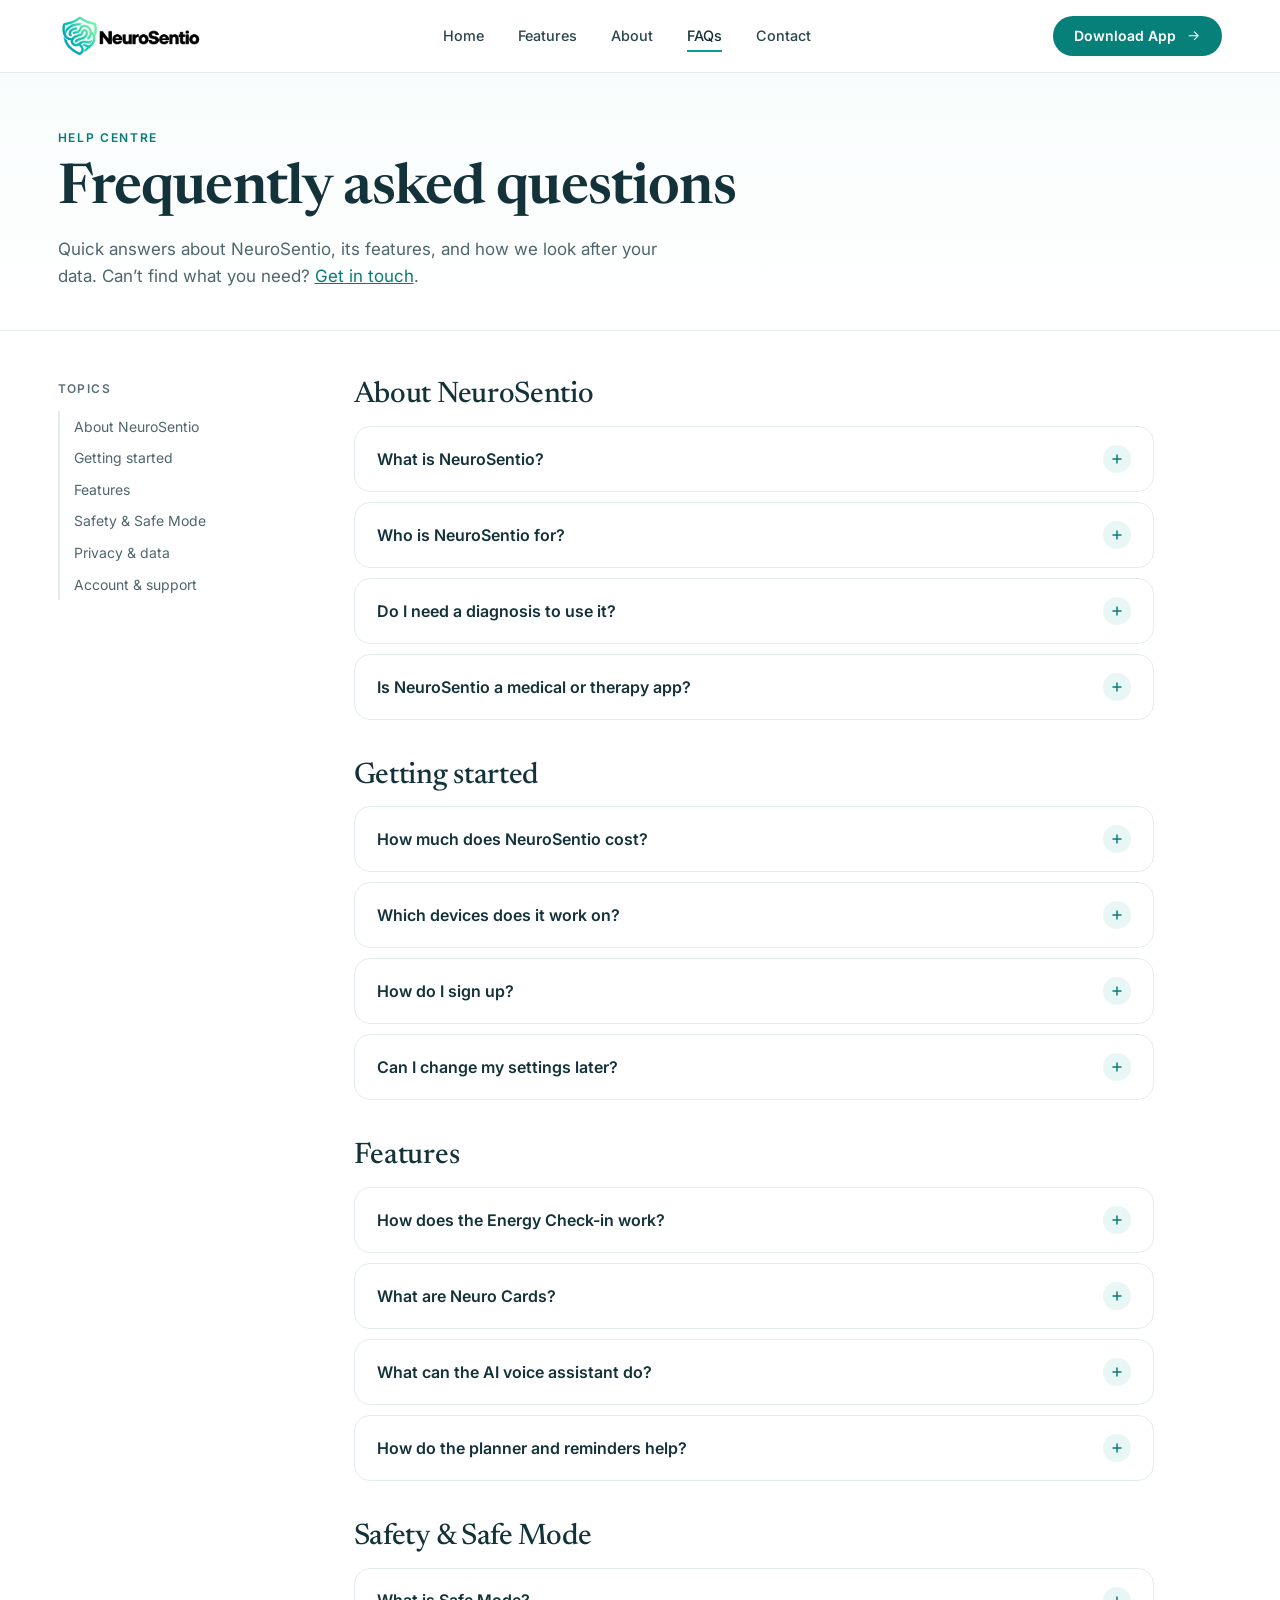
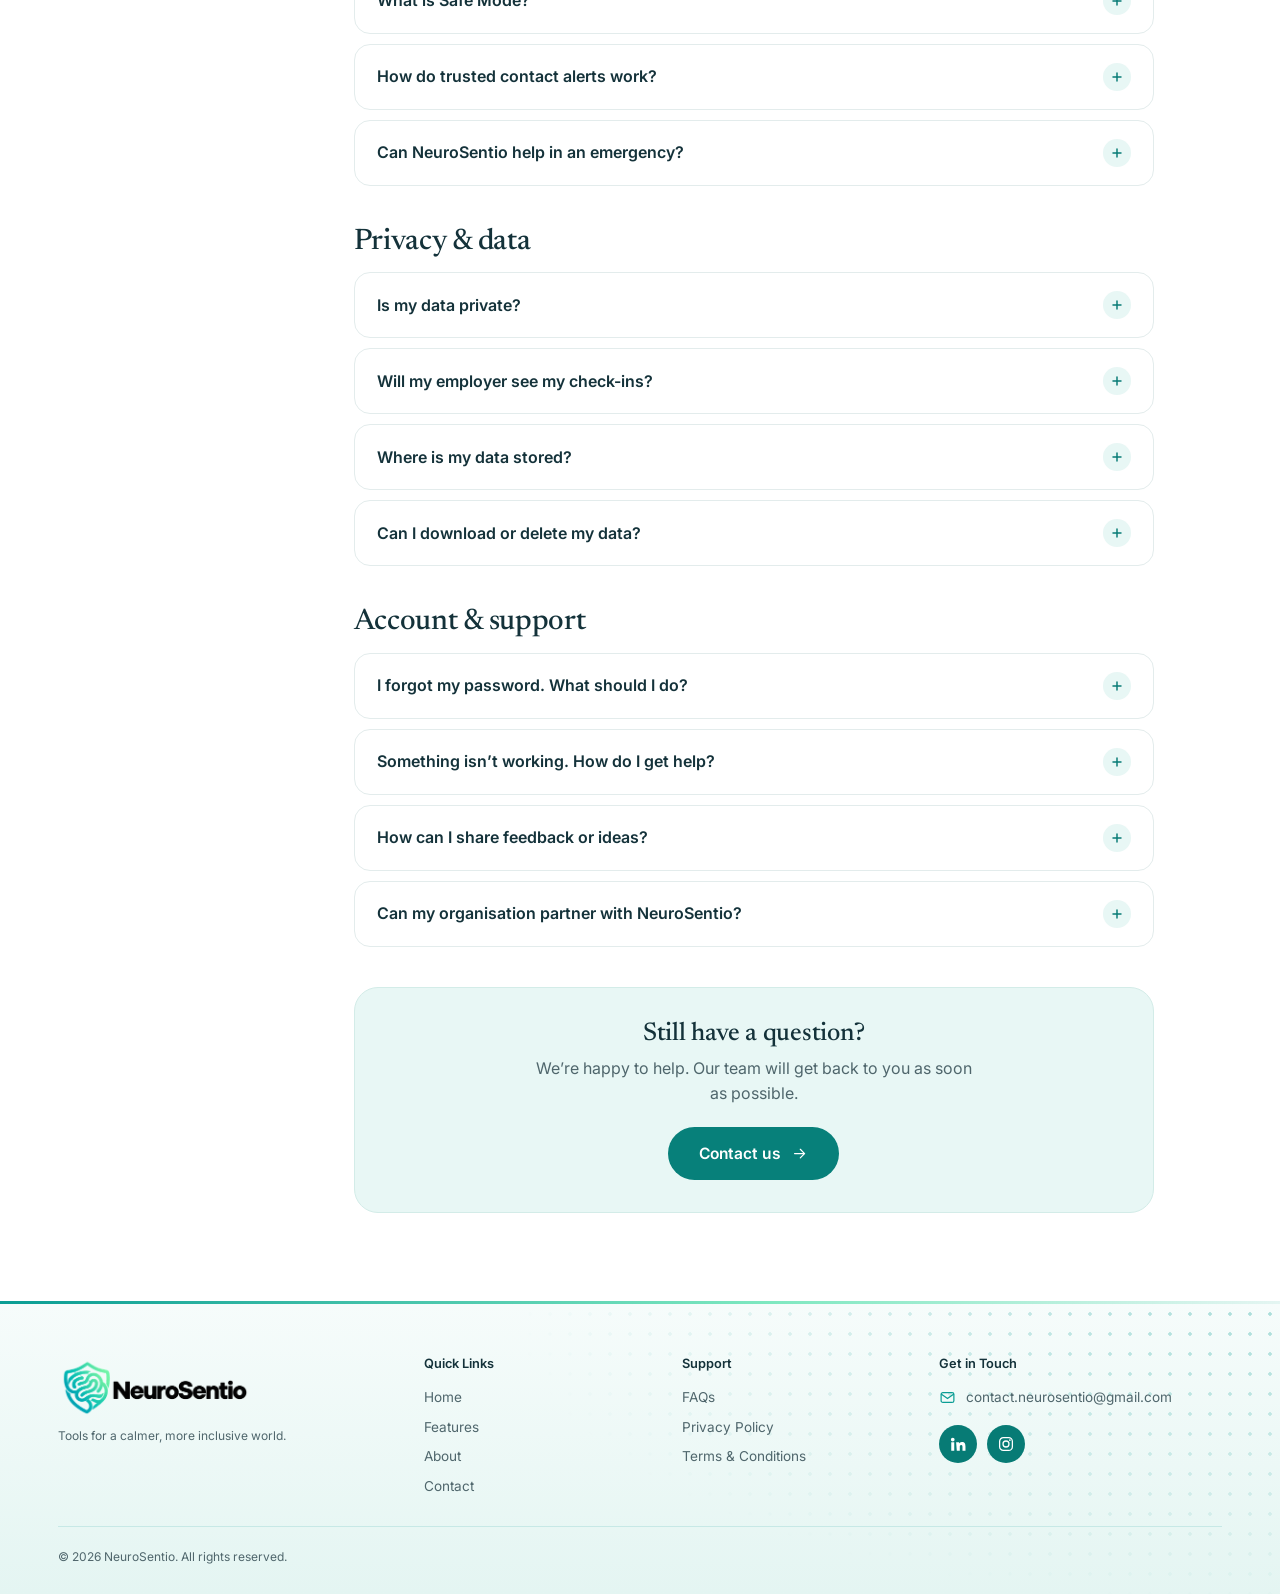
<file: faqs.html>
<!DOCTYPE html>
<html lang="en-GB">
<head>
  <meta charset="UTF-8" />
  <meta name="viewport" content="width=device-width, initial-scale=1" />
  <title>NeuroSentio FAQs | Features, Safety, Privacy &amp; Support</title>
  <meta name="description" content="Answers about NeuroSentio: who it is for, how Safe Mode and energy check-ins work, pricing, privacy and how to get help with your account." />
  <link rel="canonical" href="https://neurosentio.com/faqs.html" />
  <meta name="robots" content="index, follow, max-image-preview:large" />
  <meta name="theme-color" content="#0a9d94" />
  <link rel="icon" type="image/png" href="images/web/favicon.png" />
  <link rel="apple-touch-icon" href="images/web/app-icon.png" />
  <meta property="og:type" content="website" />
  <meta property="og:site_name" content="NeuroSentio" />
  <meta property="og:locale" content="en_GB" />
  <meta property="og:title" content="NeuroSentio FAQs | Features, Safety, Privacy &amp; Support" />
  <meta property="og:description" content="Answers about NeuroSentio: who it is for, how Safe Mode and energy check-ins work, pricing, privacy and how to get help with your account." />
  <meta property="og:url" content="https://neurosentio.com/faqs.html" />
  <meta property="og:image" content="https://neurosentio.com/images/web/og-app.jpg" />
  <meta property="og:image:width" content="1200" />
  <meta property="og:image:height" content="630" />
  <meta name="twitter:card" content="summary_large_image" />

  <link rel="preconnect" href="https://fonts.googleapis.com" />
  <link rel="preconnect" href="https://fonts.gstatic.com" crossorigin />
  <link href="https://fonts.googleapis.com/css2?family=Inter:wght@400;500;600;700&family=Newsreader:opsz,wght@6..72,400;6..72,500;6..72,600&display=swap" rel="stylesheet" />
  <link rel="stylesheet" href="styles.css?v=202610121920" />
  <script type="application/ld+json">{"@context":"https://schema.org","@type":"FAQPage","mainEntity":[{"@type":"Question","name":"What is NeuroSentio?","acceptedAnswer":{"@type":"Answer","text":"NeuroSentio is a mobile app that helps neurodivergent people feel more supported, focused and in control at work and in daily life. It brings together Safe Mode and trusted contact alerts, energy check-ins and insights, a planner with reminders, an AI voice assistant, and Neuro Cards for sharing communication preferences, all in one calm, simple app."}},{"@type":"Question","name":"Who is NeuroSentio for?","acceptedAnswer":{"@type":"Answer","text":"It’s designed for neurodivergent adults, including autistic people and people with ADHD, dyslexia, dyspraxia or sensory sensitivities, as well as students in workplace-like settings and anyone who benefits from routine, low-friction support and clear communication. Teams, educators and employers can also use it as an example of inclusive design."}},{"@type":"Question","name":"Do I need a diagnosis to use it?","acceptedAnswer":{"@type":"Answer","text":"No. You don’t need a diagnosis, and the app never asks for one. If the tools help you, they’re for you."}},{"@type":"Question","name":"Is NeuroSentio a medical or therapy app?","acceptedAnswer":{"@type":"Answer","text":"No. NeuroSentio is a support and organisation tool, not a medical device. It doesn’t diagnose or treat any condition and isn’t a replacement for professional care. It’s there to make everyday moments a little easier."}},{"@type":"Question","name":"How much does NeuroSentio cost?","acceptedAnswer":{"@type":"Answer","text":"NeuroSentio is currently free to download. If we ever add paid features, we’ll make the price clear before you pay anything."}},{"@type":"Question","name":"Which devices does it work on?","acceptedAnswer":{"@type":"Answer","text":"NeuroSentio is available for iPhone on the App Store and for Android on Google Play."}},{"@type":"Question","name":"How do I sign up?","acceptedAnswer":{"@type":"Answer","text":"Download the app, then create an account with your email and a password, or sign in with Google. A short guided setup helps you choose your reminders, add trusted contacts and set your communication preferences. You can skip anything and come back later."}},{"@type":"Question","name":"Can I change my settings later?","acceptedAnswer":{"@type":"Answer","text":"Yes. Reminders, trusted contacts, Neuro Cards and other preferences can be changed at any time from within the app."}},{"@type":"Question","name":"How does the Energy Check-in work?","acceptedAnswer":{"@type":"Answer","text":"Instead of writing a diary entry, you simply drag a battery to match how you feel right now. It takes a few seconds. Over time, your check-ins build into insights, like your average energy, streaks and the times of day you tend to feel most focused, so you can plan around what works for you."}},{"@type":"Question","name":"What are Neuro Cards?","acceptedAnswer":{"@type":"Answer","text":"Neuro Cards let you share your communication preferences without having to explain them every time, for example “text instead of calling”, “low voice please”, “no eye contact” or “I need more time to process”. You choose which cards to show, and you can edit them whenever you like."}},{"@type":"Question","name":"What can the AI voice assistant do?","acceptedAnswer":{"@type":"Answer","text":"You can speak naturally to plan your day, for example “add focus time at 10 AM”, “remind me to check in tomorrow evening” or “plan a break at 4 PM”, and the assistant turns it into tasks and reminders. It can also help you break a task into smaller steps. AI can make mistakes, so it’s worth a quick check of what it creates."}},{"@type":"Question","name":"How do the planner and reminders help?","acceptedAnswer":{"@type":"Answer","text":"The planner keeps your tasks, focus time, breaks and reminders in one uncluttered view, so you don’t need to juggle several apps. Reminders can be switched on or off with a single tap."}},{"@type":"Question","name":"What is Safe Mode?","acceptedAnswer":{"@type":"Answer","text":"Safe Mode is a calm, distraction-free screen for moments when things feel overwhelming. It gives you breathing space with a simple timer and gentle prompts, and you leave whenever you’re ready by holding the “I am okay now” button."}},{"@type":"Question","name":"How do trusted contact alerts work?","acceptedAnswer":{"@type":"Answer","text":"You choose one or more people you trust. If you need support, you can send them an alert in a couple of taps, without having to type or explain. Alerts are only ever sent when you choose to send them. Please make sure your trusted contacts have agreed to receive alerts."}},{"@type":"Question","name":"Can NeuroSentio help in an emergency?","acceptedAnswer":{"@type":"Answer","text":"NeuroSentio is not an emergency service. If you or someone else is in immediate danger, call 999 or 112 in the UK (or your local emergency number). For urgent mental health support in the UK, call NHS 111 or Samaritans on 116 123. Alerts depend on your connection and on your contact being available, so they may not always be seen straight away."}},{"@type":"Question","name":"Is my data private?","acceptedAnswer":{"@type":"Answer","text":"Yes. We collect only what the app needs to work, we never sell your personal information, and we don’t use your wellbeing data for advertising. Your energy check-ins and preferences aren’t shared with your employer, school or anyone else unless you choose to share them. Read the full Privacy Policy."}},{"@type":"Question","name":"Will my employer see my check-ins?","acceptedAnswer":{"@type":"Answer","text":"No. NeuroSentio is your personal tool. Nobody else can see your check-ins, insights or plans. The only things others see are what you choose to show, for example, a Neuro Card on your screen, or an alert you send to a trusted contact."}},{"@type":"Question","name":"Where is my data stored?","acceptedAnswer":{"@type":"Answer","text":"Your account and app data are stored securely with our infrastructure provider, Supabase, using encrypted connections. More detail, including how international transfers are protected, is in our Privacy Policy."}},{"@type":"Question","name":"Can I download or delete my data?","acceptedAnswer":{"@type":"Answer","text":"Yes. You can delete your account from the app’s settings where that option is available, or email contact.neurosentio@gmail.com to ask for a copy of your data or to delete your account and data. We’ll respond within one month."}},{"@type":"Question","name":"I forgot my password. What should I do?","acceptedAnswer":{"@type":"Answer","text":"If you signed up with Google, just choose “Sign in with Google”. There’s no separate password to remember. Otherwise, use the password reset option on the sign-in screen if you see one, or email contact.neurosentio@gmail.com and we’ll help you get back into your account."}},{"@type":"Question","name":"Something isn’t working. How do I get help?","acceptedAnswer":{"@type":"Answer","text":"We’re sorry about that. Send us a message through the contact form or email contact.neurosentio@gmail.com. It helps if you tell us your device and what you were doing when the problem happened."}},{"@type":"Question","name":"How can I share feedback or ideas?","acceptedAnswer":{"@type":"Answer","text":"We’d love to hear from you. NeuroSentio is shaped by its community. Use the contact form and choose “Feedback”, or follow us on LinkedIn and Instagram."}},{"@type":"Question","name":"Can my organisation partner with NeuroSentio?","acceptedAnswer":{"@type":"Answer","text":"Yes, we’re keen to work with workplaces, educators and support organisations. Use the contact form and choose “Partnership”."}}]}</script>
</head>
<body data-page="legal">

  <!-- ========== Icon sprite ========== -->
  <svg width="0" height="0" style="position:absolute" aria-hidden="true" focusable="false">
    <symbol id="i-sun" viewBox="0 0 24 24"><circle cx="12" cy="12" r="4"/><path d="M12 2v2M12 20v2M4.9 4.9l1.4 1.4M17.7 17.7l1.4 1.4M2 12h2M20 12h2M4.9 19.1l1.4-1.4M17.7 6.3l1.4-1.4"/></symbol>
    <symbol id="i-bars" viewBox="0 0 24 24"><rect x="4" y="12" width="4" height="8" rx="1"/><rect x="10" y="4" width="4" height="16" rx="1"/><rect x="16" y="9" width="4" height="11" rx="1"/></symbol>
    <symbol id="i-chat" viewBox="0 0 24 24"><path d="M21 11.5a8.5 8.5 0 0 1-12.2 7.6L3.5 20.5l1.4-4.9A8.5 8.5 0 1 1 21 11.5z"/><path d="M8.5 11.5h.01M12 11.5h.01M15.5 11.5h.01" stroke-width="2.4"/></symbol>
    <symbol id="i-shield" viewBox="0 0 24 24"><path d="M12 3l7.5 3v5.2c0 4.8-3.2 8.4-7.5 9.8-4.3-1.4-7.5-5-7.5-9.8V6L12 3z"/></symbol>
    <symbol id="i-card" viewBox="0 0 24 24"><rect x="3" y="5" width="18" height="14" rx="2.5"/><path d="M3 10h18M7 15h5"/></symbol>
    <symbol id="i-bolt" viewBox="0 0 24 24"><path d="M13 2L4 14h7l-1 8 9-12h-7l1-8z"/></symbol>
    <symbol id="i-leaf" viewBox="0 0 24 24"><path d="M5 19C5 10.5 10.5 5 20 5c0 9.5-5.5 15-14 15"/><path d="M5 19c2.5-4.5 5.5-7.5 10-10"/></symbol>
    <symbol id="i-lock" viewBox="0 0 24 24"><rect x="5" y="11" width="14" height="10" rx="2.5"/><path d="M8 11V8a4 4 0 0 1 8 0v3"/><path d="M12 15.5v1.5"/></symbol>
    <symbol id="i-heart" viewBox="0 0 24 24"><path d="M12 20.5s-7.5-4.6-7.5-10.3A4.2 4.2 0 0 1 12 7.6a4.2 4.2 0 0 1 7.5 2.6c0 5.7-7.5 10.3-7.5 10.3z"/></symbol>
    <symbol id="i-arrow" viewBox="0 0 24 24"><path d="M5 12h14M13 6l6 6-6 6"/></symbol>
    <symbol id="i-left" viewBox="0 0 24 24"><path d="M15 6l-6 6 6 6"/></symbol>
    <symbol id="i-right" viewBox="0 0 24 24"><path d="M9 6l6 6-6 6"/></symbol>
    <symbol id="i-mail" viewBox="0 0 24 24"><rect x="3" y="5" width="18" height="14" rx="2.5"/><path d="M3.5 7.5l8.5 6 8.5-6"/></symbol>
    <symbol id="i-users" viewBox="0 0 24 24"><circle cx="9" cy="8" r="3.5"/><path d="M2.5 20c0-3.6 2.9-6 6.5-6s6.5 2.4 6.5 6"/><circle cx="17.5" cy="9" r="2.5"/><path d="M17 14.2c2.6.2 4.5 2 4.5 4.8"/></symbol>
    <symbol id="i-instagram" viewBox="0 0 24 24"><rect x="3.5" y="3.5" width="17" height="17" rx="5"/><circle cx="12" cy="12" r="4"/><path d="M17.2 6.8h.01" stroke-width="2.4"/></symbol>
    <symbol id="i-linkedin" viewBox="0 0 24 24"><path fill="currentColor" stroke="none" d="M4.98 3.5a2.5 2.5 0 1 1 0 5 2.5 2.5 0 0 1 0-5zM3 9.75h4V21H3zM9.5 9.75h3.83v1.54h.05c.53-1 1.84-2.06 3.79-2.06 4.05 0 4.8 2.67 4.8 6.13V21h-4v-4.98c0-1.19-.02-2.72-1.66-2.72-1.66 0-1.92 1.3-1.92 2.64V21h-4z"/></symbol>
    <symbol id="i-apple" viewBox="0 0 24 24"><path fill="currentColor" stroke="none" d="M12.15 6.9c-.95 0-2.42-1.08-3.96-1.04-2.04.03-3.91 1.18-4.96 3.01-2.12 3.68-.55 9.1 1.52 12.09 1.01 1.45 2.21 3.09 3.79 3.04 1.52-.07 2.09-.99 3.94-.99 1.83 0 2.35.99 3.96.95 1.64-.03 2.68-1.48 3.68-2.95 1.16-1.69 1.64-3.33 1.66-3.42-.04-.01-3.18-1.22-3.22-4.86-.03-3.04 2.48-4.49 2.6-4.56-1.43-2.09-3.62-2.32-4.39-2.38-2-.16-3.68 1.09-4.61 1.09zM15.53 3.83c.84-1.01 1.4-2.43 1.25-3.83-1.21.05-2.66.8-3.53 1.82-.78.9-1.45 2.34-1.27 3.71 1.34.1 2.72-.69 3.55-1.7z"/></symbol>
    <symbol id="i-play" viewBox="0 0 24 24">
      <path fill="#00c3ff" stroke="none" d="M3.6 2.2 13.4 12 3.6 21.8c-.4-.2-.6-.6-.6-1.1V3.3c0-.5.2-.9.6-1.1z"/>
      <path fill="#00e676" stroke="none" d="M13.4 12 16.7 8.7 5 2c-.5-.2-1-.1-1.4.2z"/>
      <path fill="#ff3d57" stroke="none" d="M13.4 12 16.7 15.3 5 22c-.5.2-1 .1-1.4-.2z"/>
      <path fill="#ffc400" stroke="none" d="M16.7 8.7 20.5 10.9c.7.4.7 1.8 0 2.2l-3.8 2.2L13.4 12z"/>
    </symbol>
    <symbol id="i-logo" viewBox="0 0 40 44">
      <path d="M20 2 36 8v12c0 11-7 19.5-16 22C11 39.500 4 31 4 20V8L20 2z" fill="none" stroke="currentColor" stroke-width="2.4" stroke-linejoin="round"/>
      <path d="M13 17c2-4 8-5 10-1.500s-2 6-5 5-3 4 1 5.500 8-.5 8-5M16.500 14.500c1.500-1 3.500-.5 4 1M12 24c1.500 3 5 4.500 8 4" fill="none" stroke="currentColor" stroke-width="1.800" stroke-linecap="round"/>
    </symbol>
    <symbol id="i-pin" viewBox="0 0 24 24"><path d="M12 21s-6.500-5.600-6.500-11a6.500 6.500 0 0 1 13 0c0 5.400-6.500 11-6.500 11z"/><circle cx="12" cy="10" r="2.400"/></symbol>
    <symbol id="i-down" viewBox="0 0 24 24"><path d="M6 9l6 6 6-6"/></symbol>
  </svg>

  <a class="skip-link" href="#main">Skip to content</a>

  <!-- ========== Header (solid from the start: this page has no full-bleed hero) ========== -->
  <header class="site-header is-scrolled" id="top" data-solid>
    <div class="container header-inner">
      <a class="brand" href="./" aria-label="NeuroSentio home">
        <img class="brand-img brand-img-light" src="images/web/app-logo.png" width="144" height="48" alt="" onerror="this.closest('.brand').classList.add('no-img')" />
        <img class="brand-img brand-img-dark" src="images/web/footer-logo.png" width="400" height="133" alt="" onerror="this.closest('.brand').classList.add('no-img')" />
        <span class="brand-fallback">
          <svg class="brand-mark" aria-hidden="true"><use href="#i-logo"/></svg>
          <span class="brand-name">NeuroSentio</span>
        </span>
      </a>

      <nav class="nav" id="nav" aria-label="Main">
        <ul>
          <li><a href="./">Home</a></li>
          <li><a href="features.html">Features</a></li>
          <li><a href="about.html">About</a></li>
          <li><a href="faqs.html" class="is-active" aria-current="page">FAQs</a></li>
          <li><a href="contact.html">Contact</a></li>
        </ul>
        <a class="btn btn-solid btn-sm nav-cta-mobile" href="./#download">Download App</a>
      </nav>

      <a class="btn btn-solid btn-sm header-cta" href="./#download">
        Download App <svg class="icon" aria-hidden="true"><use href="#i-arrow"/></svg>
      </a>

      <button class="menu-toggle" id="menuToggle" aria-label="Open menu" aria-expanded="false" aria-controls="nav">
        <span></span><span></span><span></span>
      </button>
    </div>
  </header>

  <main id="main">

    <section class="legal-intro" aria-labelledby="pageTitle">
      <div class="container">
        <p class="eyebrow">Help centre</p>
        <h1 id="pageTitle">Frequently asked questions</h1>
        <p class="lead">Quick answers about NeuroSentio, its features, and how we look after your data. Can’t find what you need? <a href="contact.html">Get in touch</a>.</p>
      </div>
    </section>

    <section class="legal-body">
      <div class="container legal-grid">
        <nav class="legal-toc" aria-label="FAQ topics">
          <p class="legal-toc-title">Topics</p>
          <ol>
            <li><a href="#faq-about">About NeuroSentio</a></li>
            <li><a href="#faq-start">Getting started</a></li>
            <li><a href="#faq-features">Features</a></li>
            <li><a href="#faq-safety">Safety &amp; Safe Mode</a></li>
            <li><a href="#faq-privacy">Privacy &amp; data</a></li>
            <li><a href="#faq-account">Account &amp; support</a></li>
          </ol>
        </nav>

        <div class="faq-content">

          <section class="faq-group" id="faq-about" aria-labelledby="faq-about-h">
            <h2 id="faq-about-h">About NeuroSentio</h2>
            <details class="faq">
              <summary>What is NeuroSentio?</summary>
              <div class="faq-a"><p>NeuroSentio is a mobile app that helps neurodivergent people feel more supported, focused and in control at work and in daily life. It brings together Safe Mode and trusted contact alerts, energy check-ins and insights, a planner with reminders, an AI voice assistant, and Neuro Cards for sharing communication preferences, all in one calm, simple app.</p></div>
            </details>
            <details class="faq">
              <summary>Who is NeuroSentio for?</summary>
              <div class="faq-a"><p>It’s designed for neurodivergent adults, including autistic people and people with ADHD, dyslexia, dyspraxia or sensory sensitivities, as well as students in workplace-like settings and anyone who benefits from routine, low-friction support and clear communication. Teams, educators and employers can also use it as an example of inclusive design.</p></div>
            </details>
            <details class="faq">
              <summary>Do I need a diagnosis to use it?</summary>
              <div class="faq-a"><p>No. You don’t need a diagnosis, and the app never asks for one. If the tools help you, they’re for you.</p></div>
            </details>
            <details class="faq">
              <summary>Is NeuroSentio a medical or therapy app?</summary>
              <div class="faq-a"><p>No. NeuroSentio is a support and organisation tool, not a medical device. It doesn’t diagnose or treat any condition and isn’t a replacement for professional care. It’s there to make everyday moments a little easier.</p></div>
            </details>
          </section>

          <section class="faq-group" id="faq-start" aria-labelledby="faq-start-h">
            <h2 id="faq-start-h">Getting started</h2>
            <details class="faq">
              <summary>How much does NeuroSentio cost?</summary>
              <div class="faq-a"><p>NeuroSentio is currently free to download. If we ever add paid features, we’ll make the price clear before you pay anything.</p></div>
            </details>
            <details class="faq">
              <summary>Which devices does it work on?</summary>
              <div class="faq-a"><p>NeuroSentio is available for iPhone on the <a href="https://apps.apple.com/gb/app/neurosentio/id6758456795" target="_blank" rel="noopener">App Store</a> and for Android on <a href="https://play.google.com/store/apps/details?id=com.neurosentio.app" target="_blank" rel="noopener">Google Play</a>.</p></div>
            </details>
            <details class="faq">
              <summary>How do I sign up?</summary>
              <div class="faq-a"><p>Download the app, then create an account with your email and a password, or sign in with Google. A short guided setup helps you choose your reminders, add trusted contacts and set your communication preferences. You can skip anything and come back later.</p></div>
            </details>
            <details class="faq">
              <summary>Can I change my settings later?</summary>
              <div class="faq-a"><p>Yes. Reminders, trusted contacts, Neuro Cards and other preferences can be changed at any time from within the app.</p></div>
            </details>
          </section>

          <section class="faq-group" id="faq-features" aria-labelledby="faq-features-h">
            <h2 id="faq-features-h">Features</h2>
            <details class="faq">
              <summary>How does the Energy Check-in work?</summary>
              <div class="faq-a"><p>Instead of writing a diary entry, you simply drag a battery to match how you feel right now. It takes a few seconds. Over time, your check-ins build into insights, like your average energy, streaks and the times of day you tend to feel most focused, so you can plan around what works for you.</p></div>
            </details>
            <details class="faq">
              <summary>What are Neuro Cards?</summary>
              <div class="faq-a"><p>Neuro Cards let you share your communication preferences without having to explain them every time, for example “text instead of calling”, “low voice please”, “no eye contact” or “I need more time to process”. You choose which cards to show, and you can edit them whenever you like.</p></div>
            </details>
            <details class="faq">
              <summary>What can the AI voice assistant do?</summary>
              <div class="faq-a"><p>You can speak naturally to plan your day, for example “add focus time at 10 AM”, “remind me to check in tomorrow evening” or “plan a break at 4 PM”, and the assistant turns it into tasks and reminders. It can also help you break a task into smaller steps. AI can make mistakes, so it’s worth a quick check of what it creates.</p></div>
            </details>
            <details class="faq">
              <summary>How do the planner and reminders help?</summary>
              <div class="faq-a"><p>The planner keeps your tasks, focus time, breaks and reminders in one uncluttered view, so you don’t need to juggle several apps. Reminders can be switched on or off with a single tap.</p></div>
            </details>
          </section>

          <section class="faq-group" id="faq-safety" aria-labelledby="faq-safety-h">
            <h2 id="faq-safety-h">Safety &amp; Safe Mode</h2>
            <details class="faq">
              <summary>What is Safe Mode?</summary>
              <div class="faq-a"><p>Safe Mode is a calm, distraction-free screen for moments when things feel overwhelming. It gives you breathing space with a simple timer and gentle prompts, and you leave whenever you’re ready by holding the “I am okay now” button.</p></div>
            </details>
            <details class="faq">
              <summary>How do trusted contact alerts work?</summary>
              <div class="faq-a"><p>You choose one or more people you trust. If you need support, you can send them an alert in a couple of taps, without having to type or explain. Alerts are only ever sent when <strong>you</strong> choose to send them. Please make sure your trusted contacts have agreed to receive alerts.</p></div>
            </details>
            <details class="faq">
              <summary>Can NeuroSentio help in an emergency?</summary>
              <div class="faq-a"><p><strong>NeuroSentio is not an emergency service.</strong> If you or someone else is in immediate danger, call 999 or 112 in the UK (or your local emergency number). For urgent mental health support in the UK, call NHS 111 or Samaritans on 116 123. Alerts depend on your connection and on your contact being available, so they may not always be seen straight away.</p></div>
            </details>
          </section>

          <section class="faq-group" id="faq-privacy" aria-labelledby="faq-privacy-h">
            <h2 id="faq-privacy-h">Privacy &amp; data</h2>
            <details class="faq">
              <summary>Is my data private?</summary>
              <div class="faq-a"><p>Yes. We collect only what the app needs to work, we never sell your personal information, and we don’t use your wellbeing data for advertising. Your energy check-ins and preferences aren’t shared with your employer, school or anyone else unless you choose to share them. Read the full <a href="privacy.html">Privacy Policy</a>.</p></div>
            </details>
            <details class="faq">
              <summary>Will my employer see my check-ins?</summary>
              <div class="faq-a"><p>No. NeuroSentio is your personal tool. Nobody else can see your check-ins, insights or plans. The only things others see are what you choose to show, for example, a Neuro Card on your screen, or an alert you send to a trusted contact.</p></div>
            </details>
            <details class="faq">
              <summary>Where is my data stored?</summary>
              <div class="faq-a"><p>Your account and app data are stored securely with our infrastructure provider, Supabase, using encrypted connections. More detail, including how international transfers are protected, is in our <a href="privacy.html#sharing">Privacy Policy</a>.</p></div>
            </details>
            <details class="faq">
              <summary>Can I download or delete my data?</summary>
              <div class="faq-a"><p>Yes. You can delete your account from the app’s settings where that option is available, or email <a href="mailto:contact.neurosentio@gmail.com">contact.neurosentio@gmail.com</a> to ask for a copy of your data or to delete your account and data. We’ll respond within one month.</p></div>
            </details>
          </section>

          <section class="faq-group" id="faq-account" aria-labelledby="faq-account-h">
            <h2 id="faq-account-h">Account &amp; support</h2>
            <details class="faq">
              <summary>I forgot my password. What should I do?</summary>
              <div class="faq-a"><p>If you signed up with Google, just choose “Sign in with Google”. There’s no separate password to remember. Otherwise, use the password reset option on the sign-in screen if you see one, or email <a href="mailto:contact.neurosentio@gmail.com">contact.neurosentio@gmail.com</a> and we’ll help you get back into your account.</p></div>
            </details>
            <details class="faq">
              <summary>Something isn’t working. How do I get help?</summary>
              <div class="faq-a"><p>We’re sorry about that. Send us a message through the <a href="contact.html">contact form</a> or email <a href="mailto:contact.neurosentio@gmail.com">contact.neurosentio@gmail.com</a>. It helps if you tell us your device and what you were doing when the problem happened.</p></div>
            </details>
            <details class="faq">
              <summary>How can I share feedback or ideas?</summary>
              <div class="faq-a"><p>We’d love to hear from you. NeuroSentio is shaped by its community. Use the <a href="contact.html">contact form</a> and choose “Feedback”, or follow us on <a href="https://www.linkedin.com/company/neurosentio-ltd/" target="_blank" rel="noopener">LinkedIn</a> and <a href="https://www.instagram.com/neurosentio/" target="_blank" rel="noopener">Instagram</a>.</p></div>
            </details>
            <details class="faq">
              <summary>Can my organisation partner with NeuroSentio?</summary>
              <div class="faq-a"><p>Yes, we’re keen to work with workplaces, educators and support organisations. Use the <a href="contact.html">contact form</a> and choose “Partnership”.</p></div>
            </details>
          </section>

          <div class="faq-cta">
            <h2>Still have a question?</h2>
            <p>We’re happy to help. Our team will get back to you as soon as possible.</p>
            <a class="btn btn-solid btn-lg" href="contact.html">Contact us <svg class="icon" aria-hidden="true"><use href="#i-arrow"/></svg></a>
          </div>
        </div>
      </div>
    </section>

  </main>

  <!-- ========== Footer ========== -->
  <footer class="site-footer" id="contact">
    <div class="container footer-grid">
      <div class="footer-brand">
        <a class="brand brand-dark" href="./" aria-label="NeuroSentio home">
          <img class="brand-img" src="images/web/footer-logo.png" width="400" height="133" alt="" loading="lazy" onerror="this.closest('.brand').classList.add('no-img')" />
          <span class="brand-fallback">
            <svg class="brand-mark" aria-hidden="true"><use href="#i-logo"/></svg>
            <span class="brand-name">NeuroSentio</span>
          </span>
          <small>Tools for a calmer, more inclusive world.</small>
        </a>
      </div>

      <nav class="footer-col" aria-label="Quick links">
        <h3>Quick Links</h3>
        <ul>
          <li><a href="./">Home</a></li>
          <li><a href="features.html">Features</a></li>
          <li><a href="about.html">About</a></li>
          <li><a href="contact.html">Contact</a></li>
        </ul>
      </nav>

      <nav class="footer-col" aria-label="Support">
        <h3>Support</h3>
        <ul>
          <li><a href="faqs.html" aria-current="page">FAQs</a></li>
          <li><a href="privacy.html">Privacy Policy</a></li>
          <li><a href="terms.html">Terms &amp; Conditions</a></li>
        </ul>
      </nav>

      <div class="footer-col">
        <h3>Get in Touch</h3>
        <a class="mail" href="mailto:contact.neurosentio@gmail.com">
          <svg class="icon" aria-hidden="true"><use href="#i-mail"/></svg>
          contact.neurosentio@gmail.com
        </a>
        <div class="socials">
          <a class="social-link" href="https://www.linkedin.com/company/neurosentio-ltd/" target="_blank" rel="noopener" aria-label="NeuroSentio on LinkedIn (opens in a new tab)"><svg class="icon" aria-hidden="true"><use href="#i-linkedin"/></svg></a>
          <a class="social-link" href="https://www.instagram.com/neurosentio/" target="_blank" rel="noopener" aria-label="NeuroSentio on Instagram (opens in a new tab)"><svg class="icon" aria-hidden="true"><use href="#i-instagram"/></svg></a>
        </div>
      </div>
    </div>

    <div class="container footer-bottom">
      <p>© <span id="year">2026</span> NeuroSentio. All rights reserved.</p>
    </div>
  </footer>

  <script src="script.js?v=202610121920"></script>
</body>
</html>
</file>
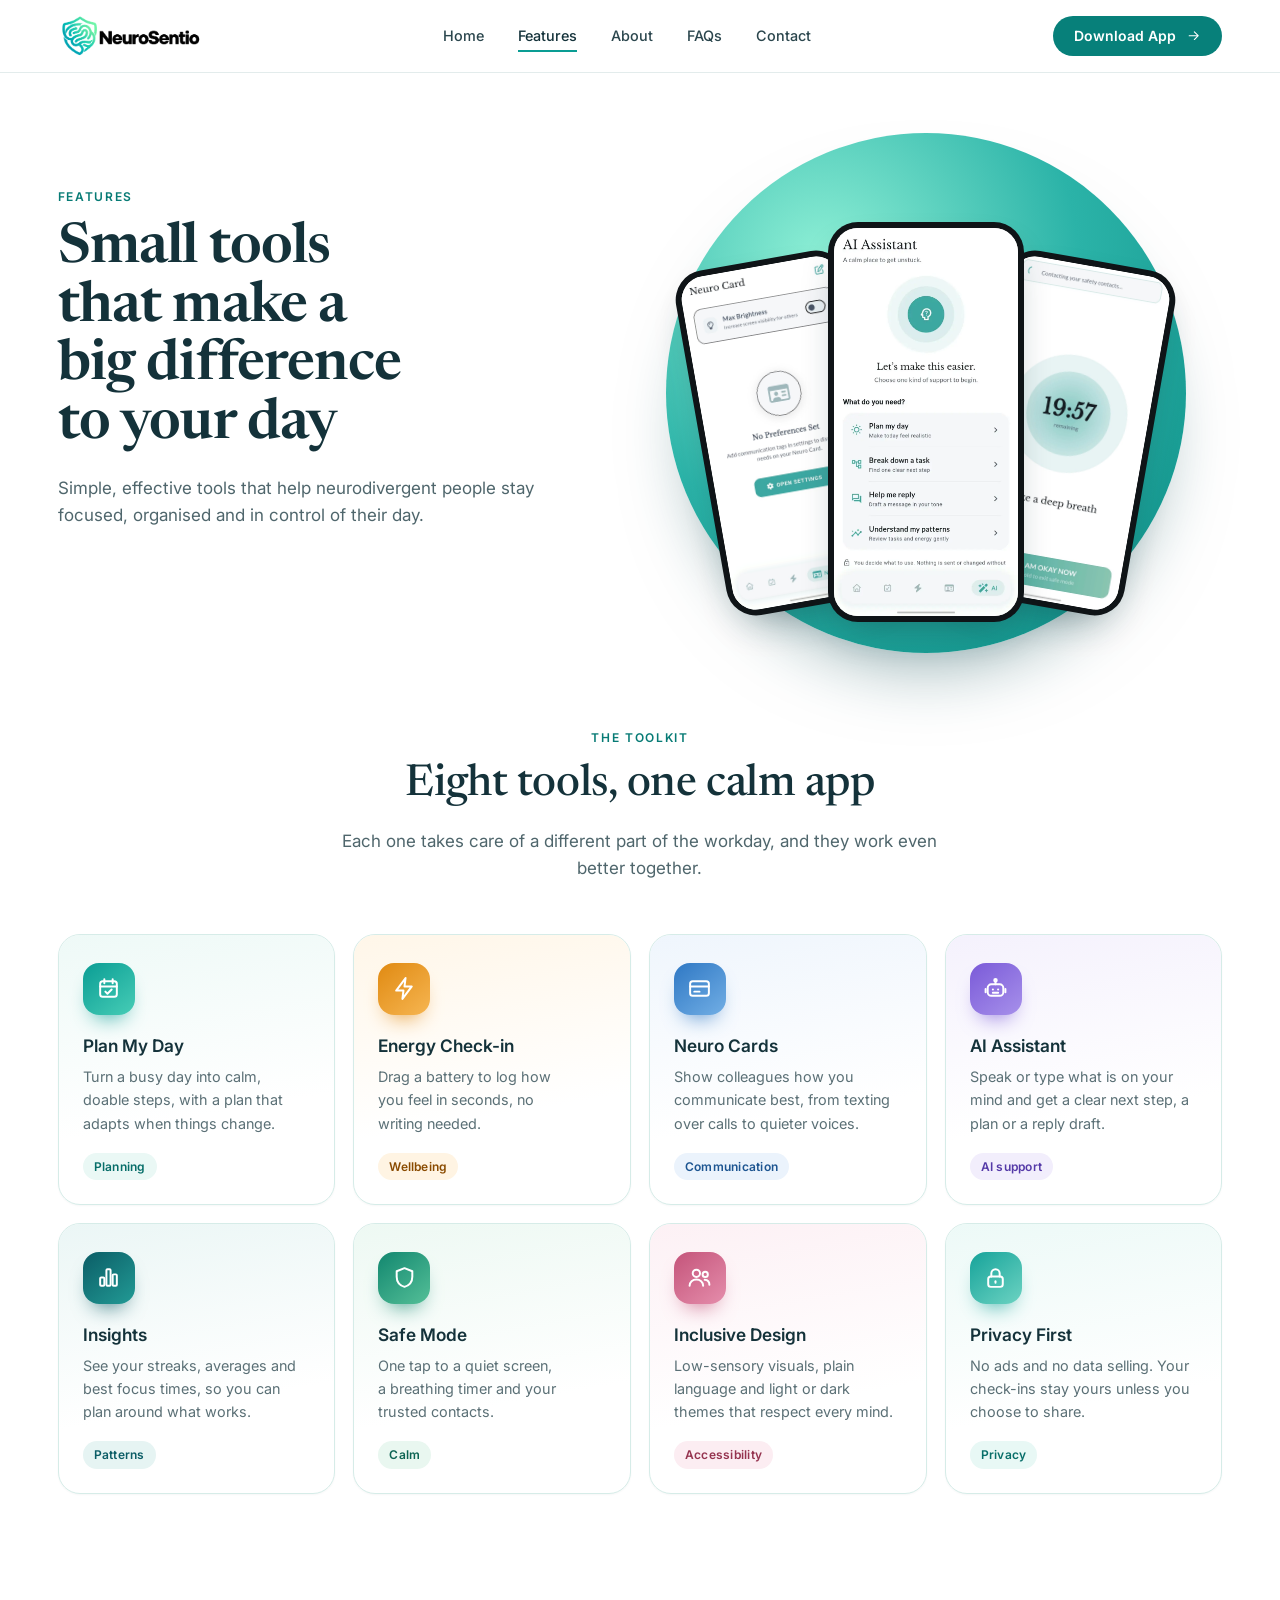
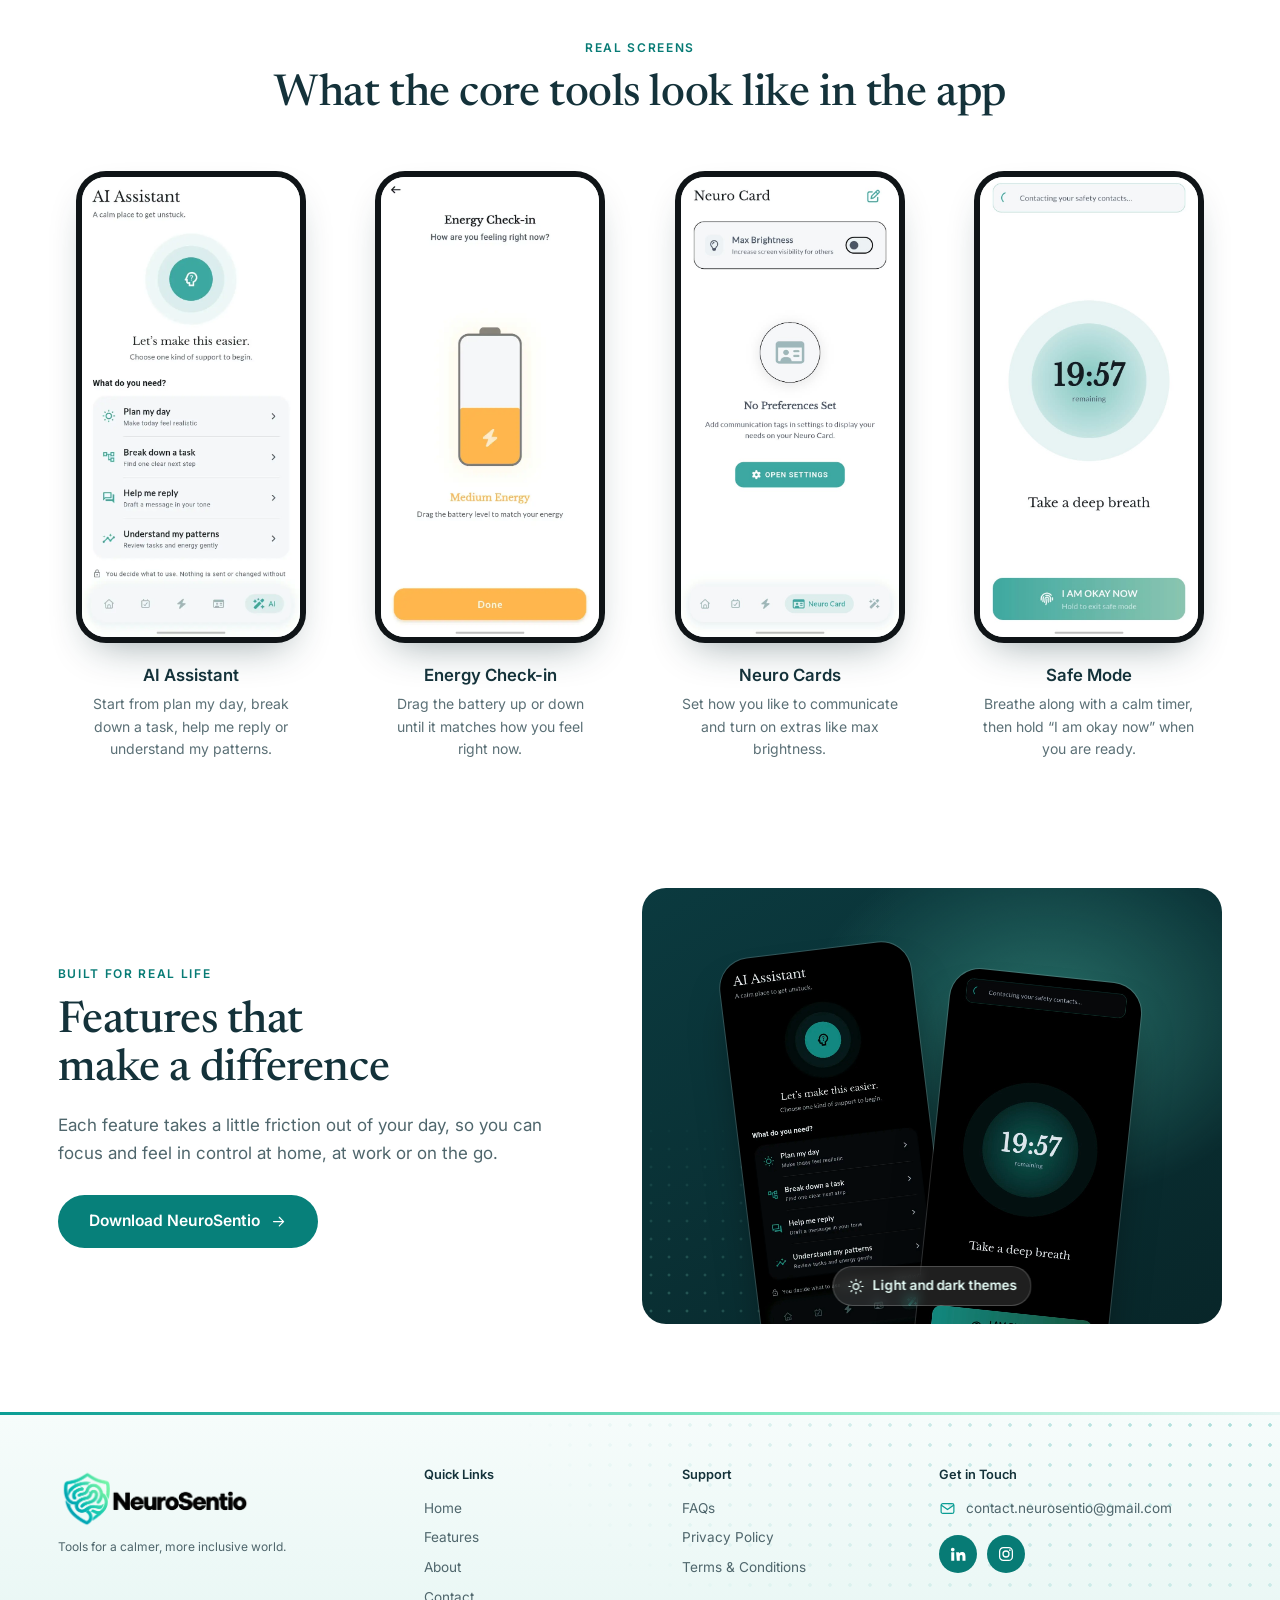
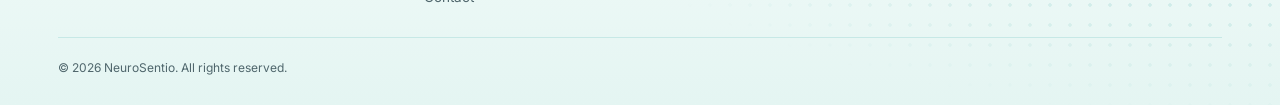
<file: features.html>
<!DOCTYPE html>
<html lang="en-GB">
<head>
  <meta charset="UTF-8" />
  <meta name="viewport" content="width=device-width, initial-scale=1" />
  <title>NeuroSentio Features | Safe Mode, Energy Check-in &amp; AI Planner</title>
  <meta name="description" content="NeuroSentio features: Safe Mode and trusted contacts, energy check-ins and insights, a planner with reminders, an AI assistant and Neuro Cards." />
  <link rel="canonical" href="https://neurosentio.com/features.html" />
  <meta name="robots" content="index, follow, max-image-preview:large" />
  <meta name="theme-color" content="#0a9d94" />
  <link rel="icon" type="image/png" href="images/web/favicon.png" />
  <link rel="apple-touch-icon" href="images/web/app-icon.png" />
  <meta property="og:type" content="website" />
  <meta property="og:site_name" content="NeuroSentio" />
  <meta property="og:locale" content="en_GB" />
  <meta property="og:title" content="NeuroSentio Features | Safe Mode, Energy Check-in &amp; AI Planner" />
  <meta property="og:description" content="NeuroSentio features: Safe Mode and trusted contacts, energy check-ins and insights, a planner with reminders, an AI assistant and Neuro Cards." />
  <meta property="og:url" content="https://neurosentio.com/features.html" />
  <meta property="og:image" content="https://neurosentio.com/images/web/og-app.jpg" />
  <meta property="og:image:width" content="1200" />
  <meta property="og:image:height" content="630" />
  <meta name="twitter:card" content="summary_large_image" />

  <link rel="preconnect" href="https://fonts.googleapis.com" />
  <link rel="preconnect" href="https://fonts.gstatic.com" crossorigin />
  <link href="https://fonts.googleapis.com/css2?family=Inter:wght@400;500;600;700&family=Newsreader:opsz,wght@6..72,400;6..72,500;6..72,600&display=swap" rel="stylesheet" />
  <link rel="stylesheet" href="styles.css?v=202610121920" />
  <script type="application/ld+json">{"@context":"https://schema.org","@type":"BreadcrumbList","itemListElement":[{"@type":"ListItem","position":1,"name":"Home","item":"https://neurosentio.com/"},{"@type":"ListItem","position":2,"name":"Features","item":"https://neurosentio.com/features.html"}]}</script>
</head>
<body data-page="features">

  <!-- ========== Icon sprite ========== -->
  <svg width="0" height="0" style="position:absolute" aria-hidden="true" focusable="false">
    <symbol id="i-sun" viewBox="0 0 24 24"><circle cx="12" cy="12" r="4"/><path d="M12 2v2M12 20v2M4.9 4.9l1.4 1.4M17.7 17.7l1.4 1.4M2 12h2M20 12h2M4.9 19.1l1.4-1.4M17.7 6.3l1.4-1.4"/></symbol>
    <symbol id="i-bars" viewBox="0 0 24 24"><rect x="4" y="12" width="4" height="8" rx="1"/><rect x="10" y="4" width="4" height="16" rx="1"/><rect x="16" y="9" width="4" height="11" rx="1"/></symbol>
    <symbol id="i-chat" viewBox="0 0 24 24"><path d="M21 11.5a8.5 8.5 0 0 1-12.2 7.6L3.5 20.5l1.4-4.9A8.5 8.5 0 1 1 21 11.5z"/><path d="M8.5 11.5h.01M12 11.5h.01M15.5 11.5h.01" stroke-width="2.4"/></symbol>
    <symbol id="i-shield" viewBox="0 0 24 24"><path d="M12 3l7.5 3v5.2c0 4.8-3.2 8.4-7.5 9.8-4.3-1.4-7.5-5-7.5-9.8V6L12 3z"/></symbol>
    <symbol id="i-card" viewBox="0 0 24 24"><rect x="3" y="5" width="18" height="14" rx="2.5"/><path d="M3 10h18M7 15h5"/></symbol>
    <symbol id="i-bolt" viewBox="0 0 24 24"><path d="M13 2L4 14h7l-1 8 9-12h-7l1-8z"/></symbol>
    <symbol id="i-leaf" viewBox="0 0 24 24"><path d="M5 19C5 10.5 10.5 5 20 5c0 9.5-5.5 15-14 15"/><path d="M5 19c2.5-4.5 5.5-7.5 10-10"/></symbol>
    <symbol id="i-lock" viewBox="0 0 24 24"><rect x="5" y="11" width="14" height="10" rx="2.5"/><path d="M8 11V8a4 4 0 0 1 8 0v3"/><path d="M12 15.5v1.5"/></symbol>
    <symbol id="i-heart" viewBox="0 0 24 24"><path d="M12 20.5s-7.5-4.6-7.5-10.3A4.2 4.2 0 0 1 12 7.6a4.2 4.2 0 0 1 7.5 2.6c0 5.7-7.5 10.3-7.5 10.3z"/></symbol>
    <symbol id="i-arrow" viewBox="0 0 24 24"><path d="M5 12h14M13 6l6 6-6 6"/></symbol>
    <symbol id="i-left" viewBox="0 0 24 24"><path d="M15 6l-6 6 6 6"/></symbol>
    <symbol id="i-right" viewBox="0 0 24 24"><path d="M9 6l6 6-6 6"/></symbol>
    <symbol id="i-mail" viewBox="0 0 24 24"><rect x="3" y="5" width="18" height="14" rx="2.5"/><path d="M3.5 7.5l8.5 6 8.5-6"/></symbol>
    <symbol id="i-users" viewBox="0 0 24 24"><circle cx="9" cy="8" r="3.5"/><path d="M2.5 20c0-3.6 2.9-6 6.5-6s6.5 2.4 6.5 6"/><circle cx="17.5" cy="9" r="2.5"/><path d="M17 14.2c2.6.2 4.5 2 4.5 4.8"/></symbol>
    <symbol id="i-instagram" viewBox="0 0 24 24"><rect x="3.5" y="3.5" width="17" height="17" rx="5"/><circle cx="12" cy="12" r="4"/><path d="M17.2 6.8h.01" stroke-width="2.4"/></symbol>
    <symbol id="i-linkedin" viewBox="0 0 24 24"><path fill="currentColor" stroke="none" d="M4.98 3.5a2.5 2.5 0 1 1 0 5 2.5 2.5 0 0 1 0-5zM3 9.75h4V21H3zM9.5 9.75h3.83v1.54h.05c.53-1 1.84-2.06 3.79-2.06 4.05 0 4.8 2.67 4.8 6.13V21h-4v-4.98c0-1.19-.02-2.72-1.66-2.72-1.66 0-1.92 1.3-1.92 2.64V21h-4z"/></symbol>
    <symbol id="i-apple" viewBox="0 0 24 24"><path fill="currentColor" stroke="none" d="M12.15 6.9c-.95 0-2.42-1.08-3.96-1.04-2.04.03-3.91 1.18-4.96 3.01-2.12 3.68-.55 9.1 1.52 12.09 1.01 1.45 2.21 3.09 3.79 3.04 1.52-.07 2.09-.99 3.94-.99 1.83 0 2.35.99 3.96.95 1.64-.03 2.68-1.48 3.68-2.95 1.16-1.69 1.64-3.33 1.66-3.42-.04-.01-3.18-1.22-3.22-4.86-.03-3.04 2.48-4.49 2.6-4.56-1.43-2.09-3.62-2.32-4.39-2.38-2-.16-3.68 1.09-4.61 1.09zM15.53 3.83c.84-1.01 1.4-2.43 1.25-3.83-1.21.05-2.66.8-3.53 1.82-.78.9-1.45 2.34-1.27 3.71 1.34.1 2.72-.69 3.55-1.7z"/></symbol>
    <symbol id="i-play" viewBox="0 0 24 24">
      <path fill="#00c3ff" stroke="none" d="M3.6 2.2 13.4 12 3.6 21.8c-.4-.2-.6-.6-.6-1.1V3.3c0-.5.2-.9.6-1.1z"/>
      <path fill="#00e676" stroke="none" d="M13.4 12 16.7 8.7 5 2c-.5-.2-1-.1-1.4.2z"/>
      <path fill="#ff3d57" stroke="none" d="M13.4 12 16.7 15.3 5 22c-.5.2-1 .1-1.4-.2z"/>
      <path fill="#ffc400" stroke="none" d="M16.7 8.7 20.5 10.9c.7.4.7 1.8 0 2.2l-3.8 2.2L13.4 12z"/>
    </symbol>
    <symbol id="i-logo" viewBox="0 0 40 44">
      <path d="M20 2 36 8v12c0 11-7 19.5-16 22C11 39.500 4 31 4 20V8L20 2z" fill="none" stroke="currentColor" stroke-width="2.4" stroke-linejoin="round"/>
      <path d="M13 17c2-4 8-5 10-1.500s-2 6-5 5-3 4 1 5.500 8-.5 8-5M16.500 14.500c1.500-1 3.500-.5 4 1M12 24c1.500 3 5 4.500 8 4" fill="none" stroke="currentColor" stroke-width="1.800" stroke-linecap="round"/>
    </symbol>
    <symbol id="i-calendar" viewBox="0 0 24 24"><rect x="4" y="5" width="16" height="15" rx="2.500"/><path d="M8 3v4M16 3v4M4 10h16M9 15l2 2 4-4"/></symbol>
    <symbol id="i-robot" viewBox="0 0 24 24"><rect x="4.500" y="8" width="15" height="11" rx="3.500"/><path d="M12 8V5"/><circle cx="12" cy="4" r="1.200"/><path d="M9.500 13h.01M14.500 13h.01M9.500 16h5" stroke-width="2"/><path d="M2.500 12.500v3M21.500 12.500v3"/></symbol>
  </svg>

  <a class="skip-link" href="#main">Skip to content</a>

  <!-- ========== Header (solid from the start: this page has no full-bleed hero) ========== -->
  <header class="site-header is-scrolled" id="top" data-solid>
    <div class="container header-inner">
      <a class="brand" href="./" aria-label="NeuroSentio home">
        <img class="brand-img brand-img-light" src="images/web/app-logo.png" width="144" height="48" alt="" onerror="this.closest('.brand').classList.add('no-img')" />
        <img class="brand-img brand-img-dark" src="images/web/footer-logo.png" width="400" height="133" alt="" onerror="this.closest('.brand').classList.add('no-img')" />
        <span class="brand-fallback">
          <svg class="brand-mark" aria-hidden="true"><use href="#i-logo"/></svg>
          <span class="brand-name">NeuroSentio</span>
        </span>
      </a>

      <nav class="nav" id="nav" aria-label="Main">
        <ul>
          <li><a href="./">Home</a></li>
          <li><a href="features.html" class="is-active" aria-current="page">Features</a></li>
          <li><a href="about.html">About</a></li>
          <li><a href="faqs.html">FAQs</a></li>
          <li><a href="contact.html">Contact</a></li>
        </ul>
        <a class="btn btn-solid btn-sm nav-cta-mobile" href="./#download">Download App</a>
      </nav>

      <a class="btn btn-solid btn-sm header-cta" href="./#download">
        Download App <svg class="icon" aria-hidden="true"><use href="#i-arrow"/></svg>
      </a>

      <button class="menu-toggle" id="menuToggle" aria-label="Open menu" aria-expanded="false" aria-controls="nav">
        <span></span><span></span><span></span>
      </button>
    </div>
  </header>

  <main id="main">

    <!-- ========== Features hero ========== -->
    <section class="page-hero" aria-labelledby="featuresTitle">
      <div class="container ph-grid">
        <div class="ph-copy">
          <p class="eyebrow">Features</p>
          <h1 id="featuresTitle">Small tools that make a big difference to your day</h1>
          <p class="lead">Simple, effective tools that help neurodivergent people stay focused, organised and in control of their day.</p>
        </div>

        <div class="fan">
          <span class="fan-glow" aria-hidden="true"></span>
          <div class="phone fan-left"><img src="images/NeuroCard.jpg" width="720" height="1600" alt="Neuro Card screen" /></div>
          <div class="phone fan-right"><img src="images/SafeMode.jpg" width="720" height="1600" alt="Safe Mode screen" /></div>
          <div class="phone fan-center"><img src="images/AIAssistant.webp" width="720" height="1600" alt="NeuroSentio AI Assistant screen" fetchpriority="high" /></div>
        </div>
      </div>
    </section>

    <!-- ========== The tools ========== -->
    <section class="section feature-tools" aria-labelledby="toolsTitle">
      <div class="container">
        <header class="section-head center">
          <p class="eyebrow">The toolkit</p>
          <h2 id="toolsTitle">Eight tools, one calm app</h2>
          <p class="lead">Each one takes care of a different part of the workday, and they work even better together.</p>
        </header>
        <ul class="fcards">
          <li class="fcard">
            <span class="fcard-ico"><svg class="icon" aria-hidden="true"><use href="#i-calendar"/></svg></span>
            <h3>Plan My Day</h3>
            <p>Turn a busy day into calm, doable steps, with a plan that adapts when things change.</p>
            <span class="fcard-tag">Planning</span>
          </li>
          <li class="fcard">
            <span class="fcard-ico"><svg class="icon" aria-hidden="true"><use href="#i-bolt"/></svg></span>
            <h3>Energy Check-in</h3>
            <p>Drag a battery to log how you feel in seconds, no writing needed.</p>
            <span class="fcard-tag">Wellbeing</span>
          </li>
          <li class="fcard">
            <span class="fcard-ico"><svg class="icon" aria-hidden="true"><use href="#i-card"/></svg></span>
            <h3>Neuro Cards</h3>
            <p>Show colleagues how you communicate best, from texting over calls to quieter voices.</p>
            <span class="fcard-tag">Communication</span>
          </li>
          <li class="fcard">
            <span class="fcard-ico"><svg class="icon" aria-hidden="true"><use href="#i-robot"/></svg></span>
            <h3>AI Assistant</h3>
            <p>Speak or type what is on your mind and get a clear next step, a plan or a reply draft.</p>
            <span class="fcard-tag">AI support</span>
          </li>
          <li class="fcard">
            <span class="fcard-ico"><svg class="icon" aria-hidden="true"><use href="#i-bars"/></svg></span>
            <h3>Insights</h3>
            <p>See your streaks, averages and best focus times, so you can plan around what works.</p>
            <span class="fcard-tag">Patterns</span>
          </li>
          <li class="fcard">
            <span class="fcard-ico"><svg class="icon" aria-hidden="true"><use href="#i-shield"/></svg></span>
            <h3>Safe Mode</h3>
            <p>One tap to a quiet screen, a breathing timer and your trusted contacts.</p>
            <span class="fcard-tag">Calm</span>
          </li>
          <li class="fcard">
            <span class="fcard-ico"><svg class="icon" aria-hidden="true"><use href="#i-users"/></svg></span>
            <h3>Inclusive Design</h3>
            <p>Low-sensory visuals, plain language and light or dark themes that respect every mind.</p>
            <span class="fcard-tag">Accessibility</span>
          </li>
          <li class="fcard">
            <span class="fcard-ico"><svg class="icon" aria-hidden="true"><use href="#i-lock"/></svg></span>
            <h3>Privacy First</h3>
            <p>No ads and no data selling. Your check-ins stay yours unless you choose to share.</p>
            <span class="fcard-tag">Privacy</span>
          </li>
        </ul>
      </div>
    </section>

    <!-- ========== App screens (core features) ========== -->
    <section class="section core" id="core-features" aria-labelledby="coreTitle">
      <div class="container">
        <header class="section-head center">
          <p class="eyebrow">Real screens</p>
          <h2 id="coreTitle">What the core tools look like in the app</h2>
        </header>

        <ul class="phone-grid" tabindex="0" aria-label="App screenshots, swipe to browse">
          <li class="phone-item">
            <div class="phone">
              <img src="images/AIAssistant.webp" width="720" height="1600" alt="NeuroSentio AI Assistant screen with options to plan your day, break down a task, help you reply and understand your patterns" loading="lazy" />
            </div>
            <h3>AI Assistant</h3>
            <p>Start from plan my day, break down a task, help me reply or understand my patterns.</p>
          </li>

          <li class="phone-item">
            <div class="phone">
              <img src="images/EnergyCheckIn.webp" width="720" height="1600" alt="NeuroSentio Energy Check-in screen showing a battery you drag to match your current energy level" loading="lazy" />
            </div>
            <h3>Energy Check-in</h3>
            <p>Drag the battery up or down until it matches how you feel right now.</p>
          </li>

          <li class="phone-item">
            <div class="phone">
              <img src="images/NeuroCard.jpg" width="720" height="1600" alt="NeuroSentio Neuro Card screen with a Max Brightness switch and a button to set your communication preferences" loading="lazy" />
            </div>
            <h3>Neuro Cards</h3>
            <p>Set how you like to communicate and turn on extras like max brightness.</p>
          </li>

          <li class="phone-item">
            <div class="phone">
              <img src="images/SafeMode.jpg" width="720" height="1600" alt="NeuroSentio Safe Mode screen with a breathing timer, the words take a deep breath and an I am okay now button" loading="lazy" />
            </div>
            <h3>Safe Mode</h3>
            <p>Breathe along with a calm timer, then hold “I am okay now” when you are ready.</p>
          </li>
        </ul>
      </div>
    </section>

    <!-- ========== Built for real life ========== -->
    <section class="section life" aria-labelledby="lifeTitle">
      <div class="container approach-grid">
        <div class="approach-copy">
          <p class="eyebrow">Built for Real Life</p>
          <h2 id="lifeTitle">Features that make a difference</h2>
          <p class="lead">Each feature takes a little friction out of your day, so you can focus and feel in control at home, at work or on the go.</p>
          <a class="btn btn-solid btn-lg" href="./#download">Download NeuroSentio <svg class="icon" aria-hidden="true"><use href="#i-arrow"/></svg></a>
        </div>

        <div class="life-media dark-duo">
          <div class="phone duo-a"><img src="images/AIAssistant.webp" width="720" height="1600" alt="NeuroSentio AI Assistant in dark mode" loading="lazy" /></div>
          <div class="phone duo-b"><img src="images/SafeMode.jpg" width="720" height="1600" alt="NeuroSentio Safe Mode in dark mode" loading="lazy" /></div>
          <span class="duo-tag" aria-hidden="true"><svg class="icon" width="16" height="16"><use href="#i-sun"/></svg>Light and dark themes</span>
        </div>
      </div>
    </section>

  </main>

  <!-- ========== Footer ========== -->
  <footer class="site-footer" id="contact">
    <div class="container footer-grid">
      <div class="footer-brand">
        <a class="brand brand-dark" href="./" aria-label="NeuroSentio home">
          <img class="brand-img" src="images/web/footer-logo.png" width="400" height="133" alt="" loading="lazy" onerror="this.closest('.brand').classList.add('no-img')" />
          <span class="brand-fallback">
            <svg class="brand-mark" aria-hidden="true"><use href="#i-logo"/></svg>
            <span class="brand-name">NeuroSentio</span>
          </span>
          <small>Tools for a calmer, more inclusive world.</small>
        </a>
      </div>

      <nav class="footer-col" aria-label="Quick links">
        <h3>Quick Links</h3>
        <ul>
          <li><a href="./">Home</a></li>
          <li><a href="features.html">Features</a></li>
          <li><a href="about.html">About</a></li>
          <li><a href="contact.html">Contact</a></li>
        </ul>
      </nav>

      <nav class="footer-col" aria-label="Support">
        <h3>Support</h3>
        <ul>
          <li><a href="faqs.html">FAQs</a></li>
          <li><a href="privacy.html">Privacy Policy</a></li>
          <li><a href="terms.html">Terms &amp; Conditions</a></li>
        </ul>
      </nav>

      <div class="footer-col">
        <h3>Get in Touch</h3>
        <a class="mail" href="mailto:contact.neurosentio@gmail.com">
          <svg class="icon" aria-hidden="true"><use href="#i-mail"/></svg>
          contact.neurosentio@gmail.com
        </a>
        <div class="socials">
          <a class="social-link" href="https://www.linkedin.com/company/neurosentio-ltd/" target="_blank" rel="noopener" aria-label="NeuroSentio on LinkedIn (opens in a new tab)"><svg class="icon" aria-hidden="true"><use href="#i-linkedin"/></svg></a>
          <a class="social-link" href="https://www.instagram.com/neurosentio/" target="_blank" rel="noopener" aria-label="NeuroSentio on Instagram (opens in a new tab)"><svg class="icon" aria-hidden="true"><use href="#i-instagram"/></svg></a>
        </div>
      </div>
    </div>

    <div class="container footer-bottom">
      <p>© <span id="year">2026</span> NeuroSentio. All rights reserved.</p>
    </div>
  </footer>

  <script src="script.js?v=202610121920"></script>
</body>
</html>
</file>
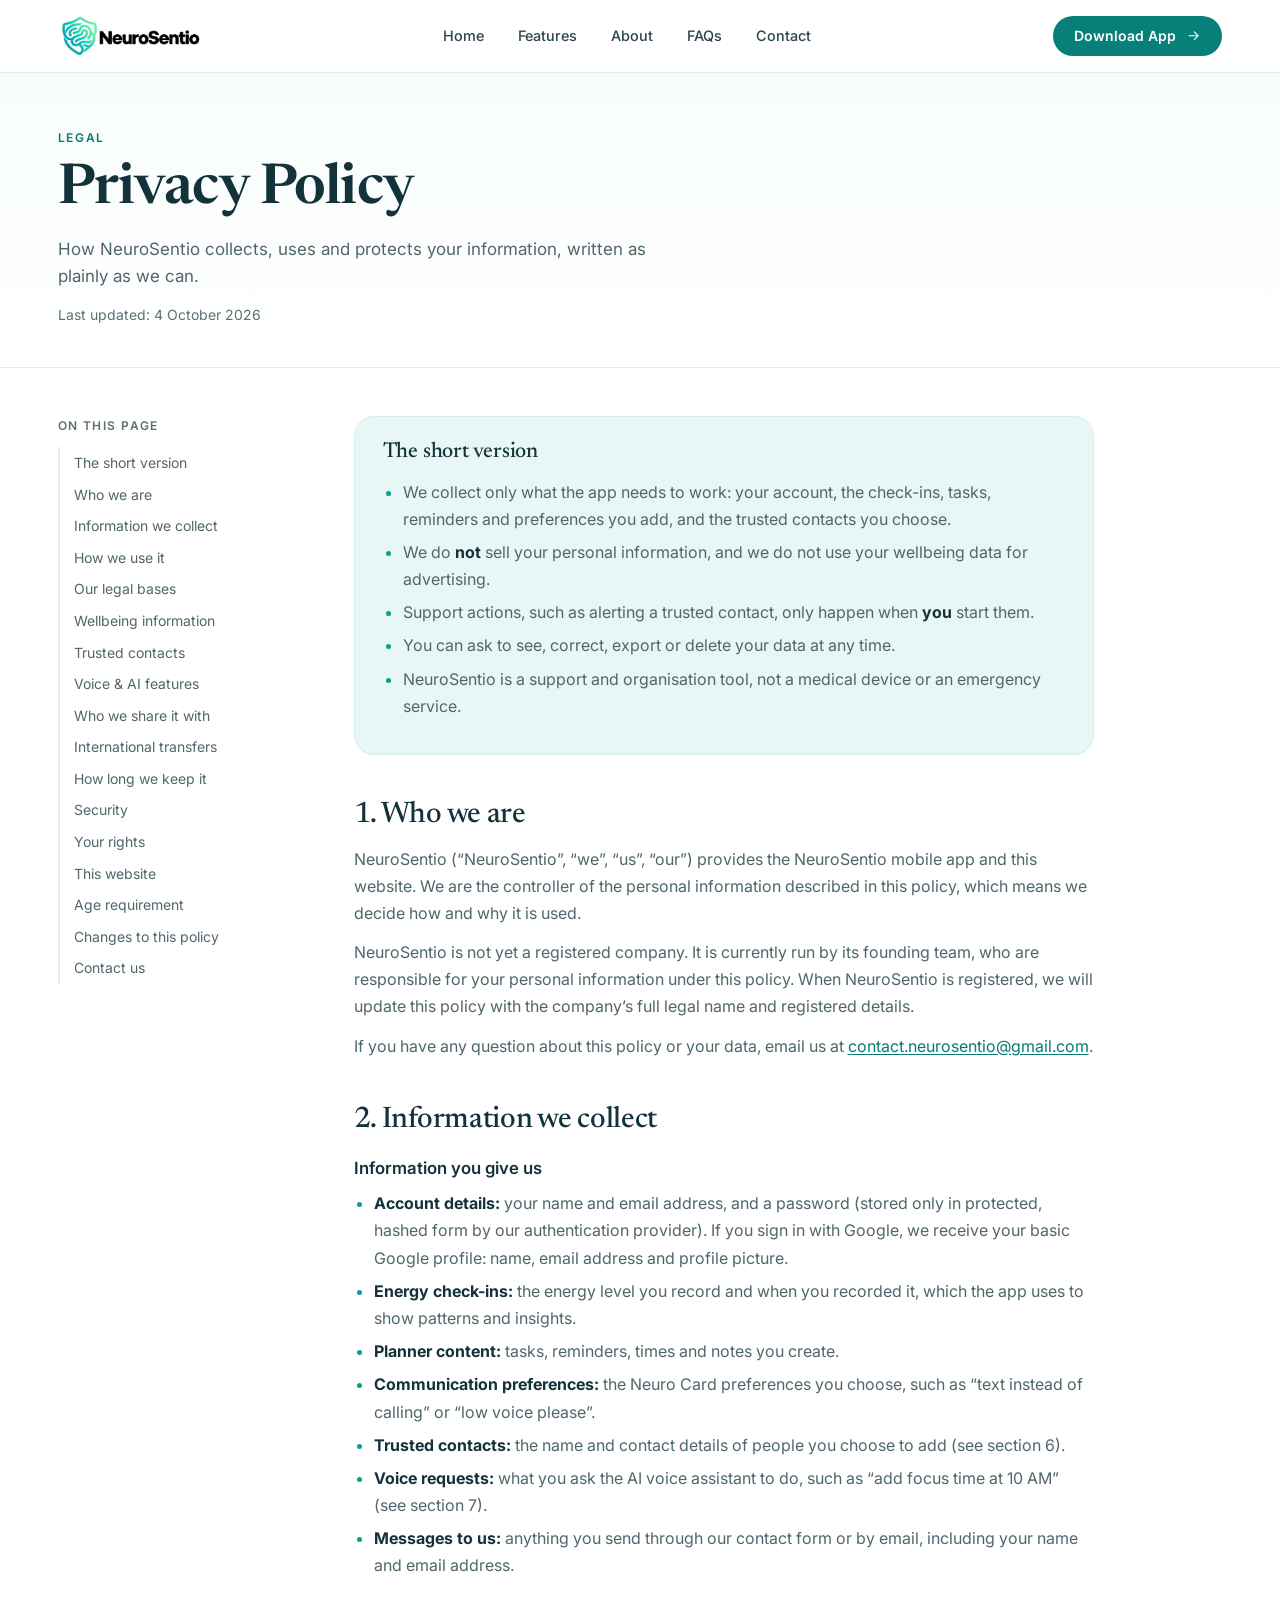
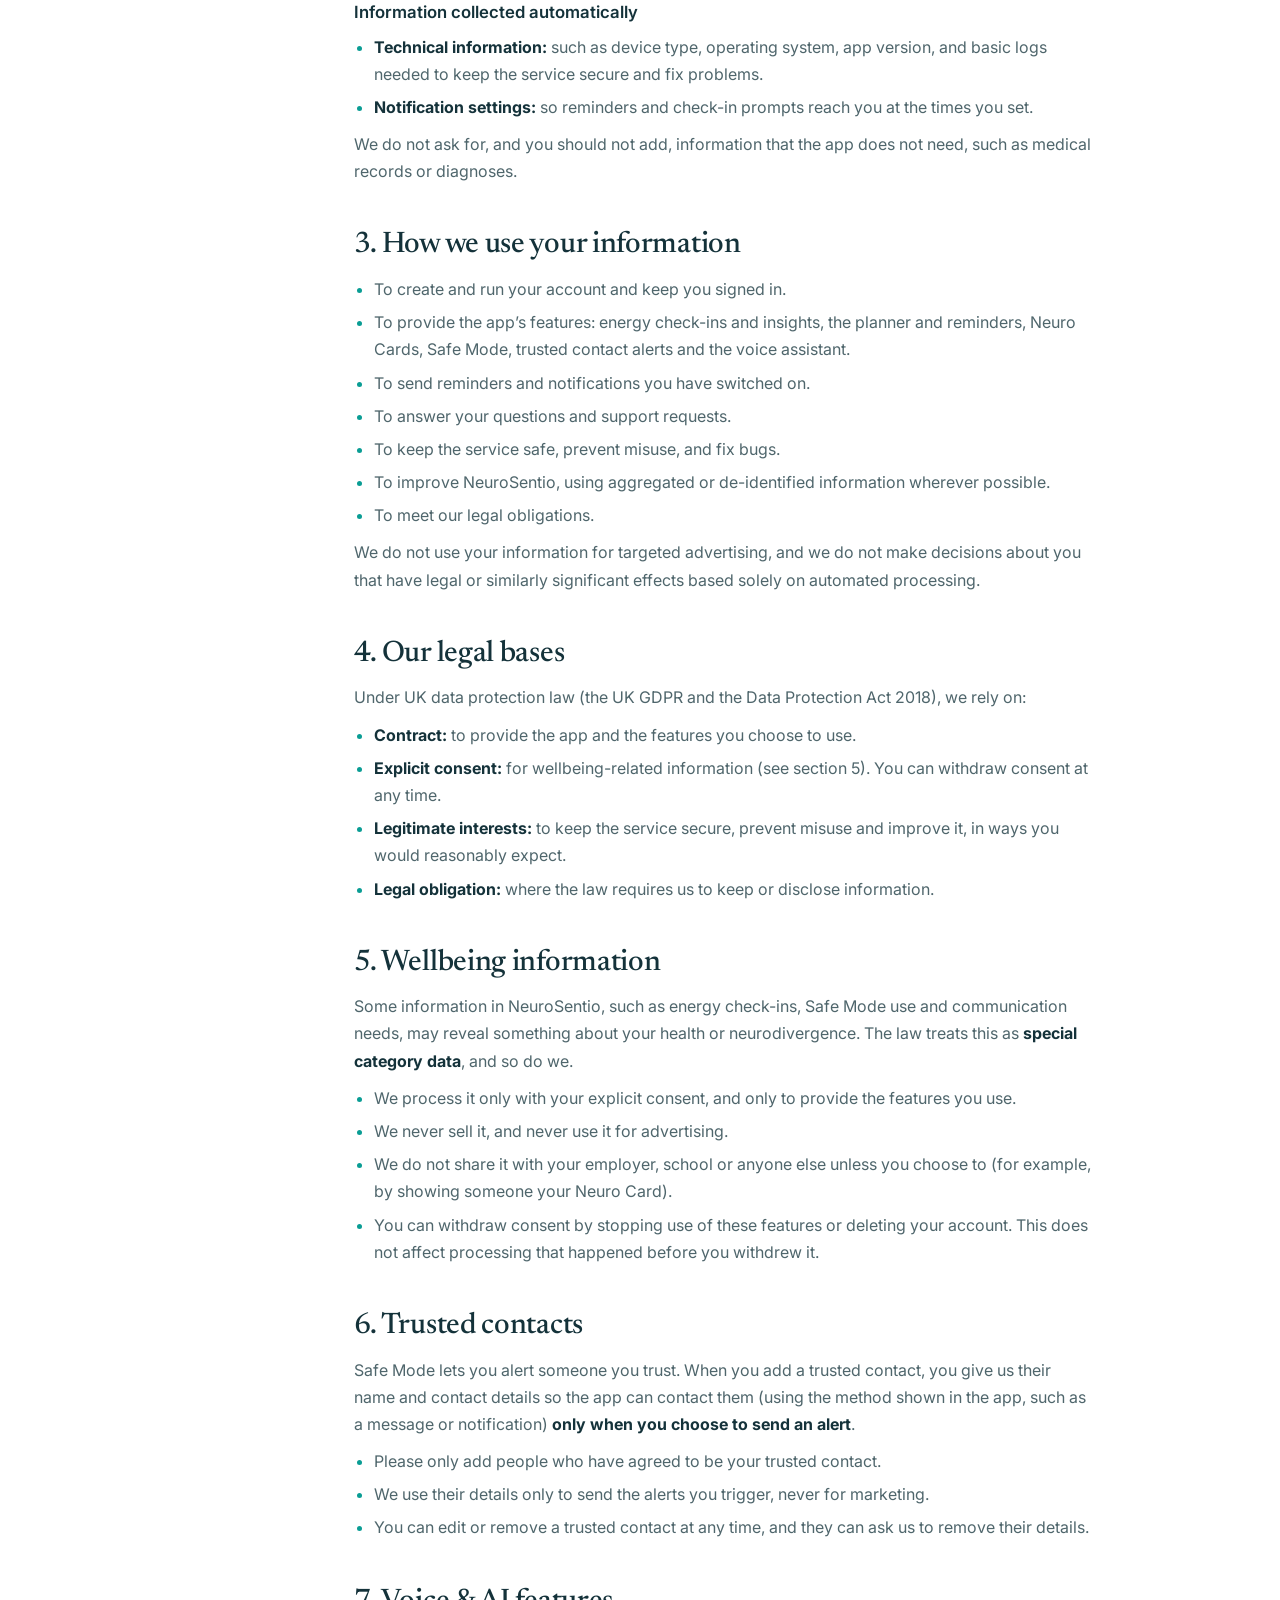
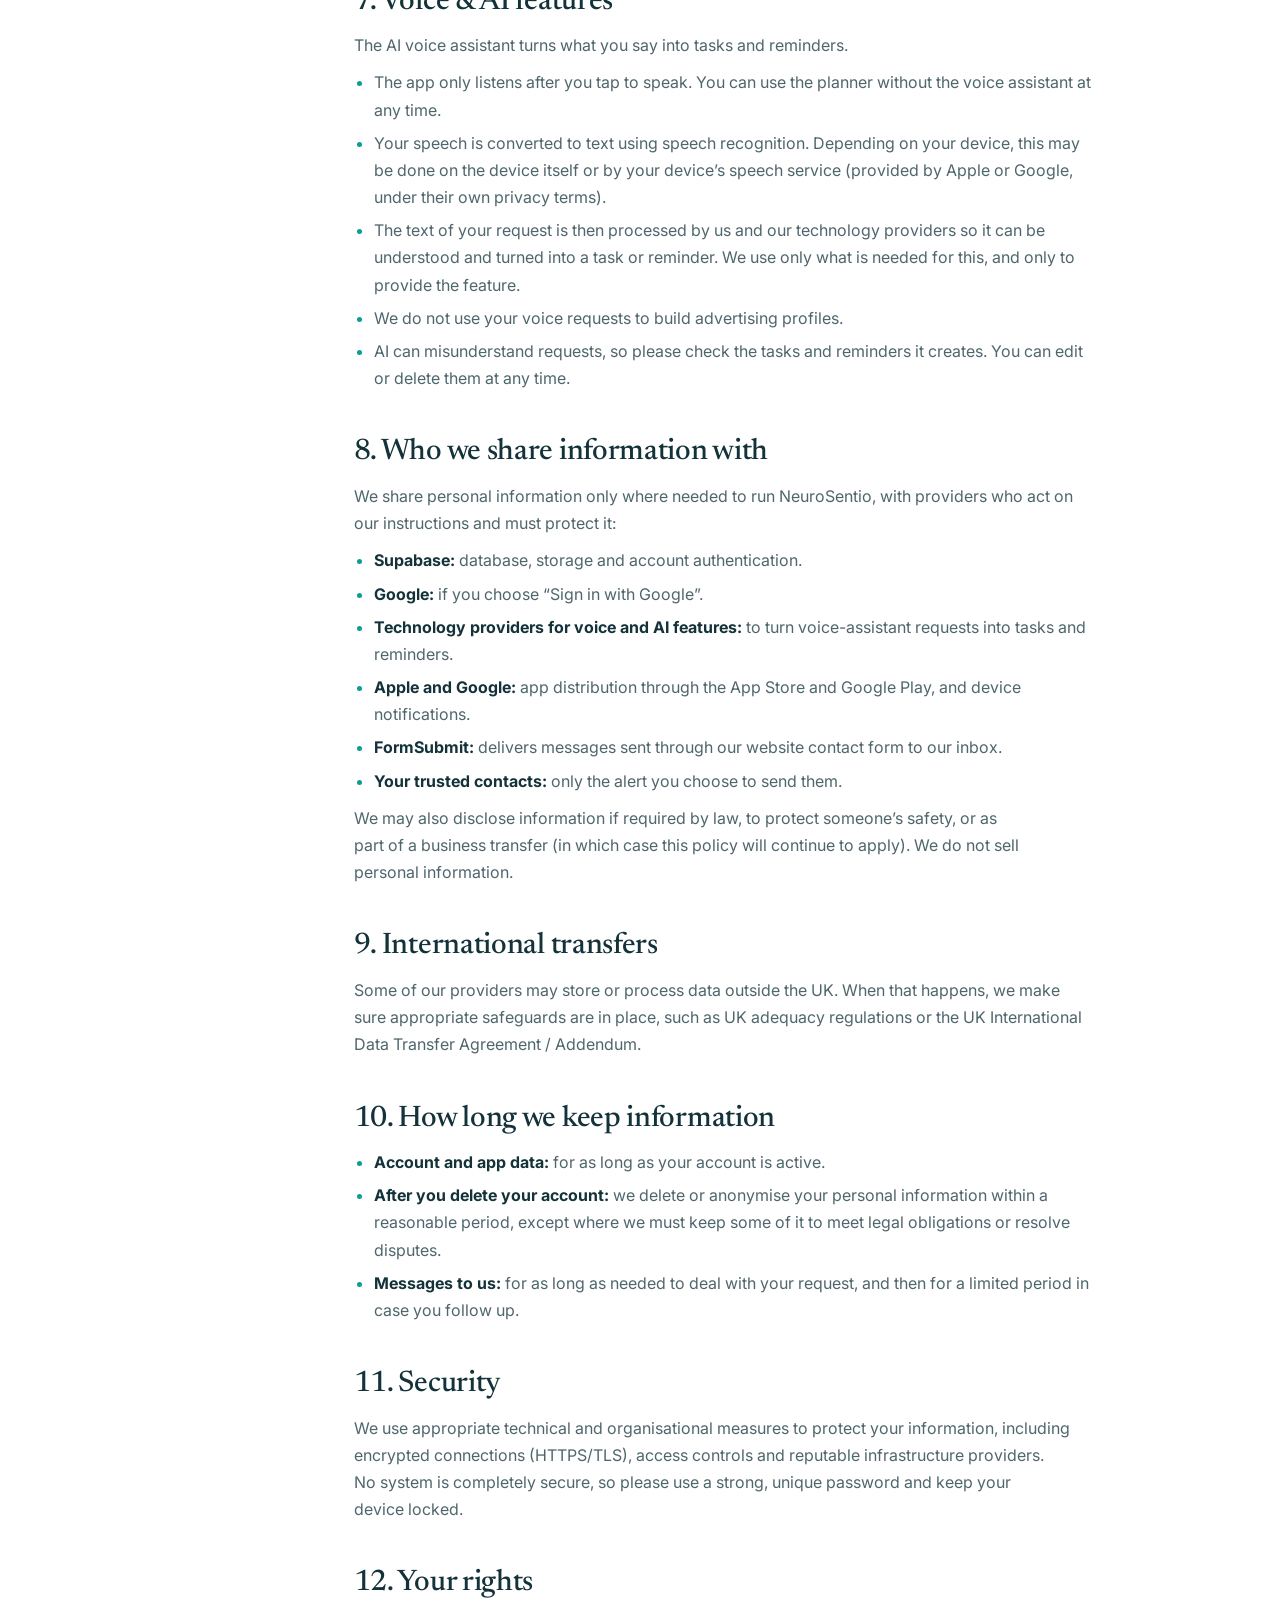
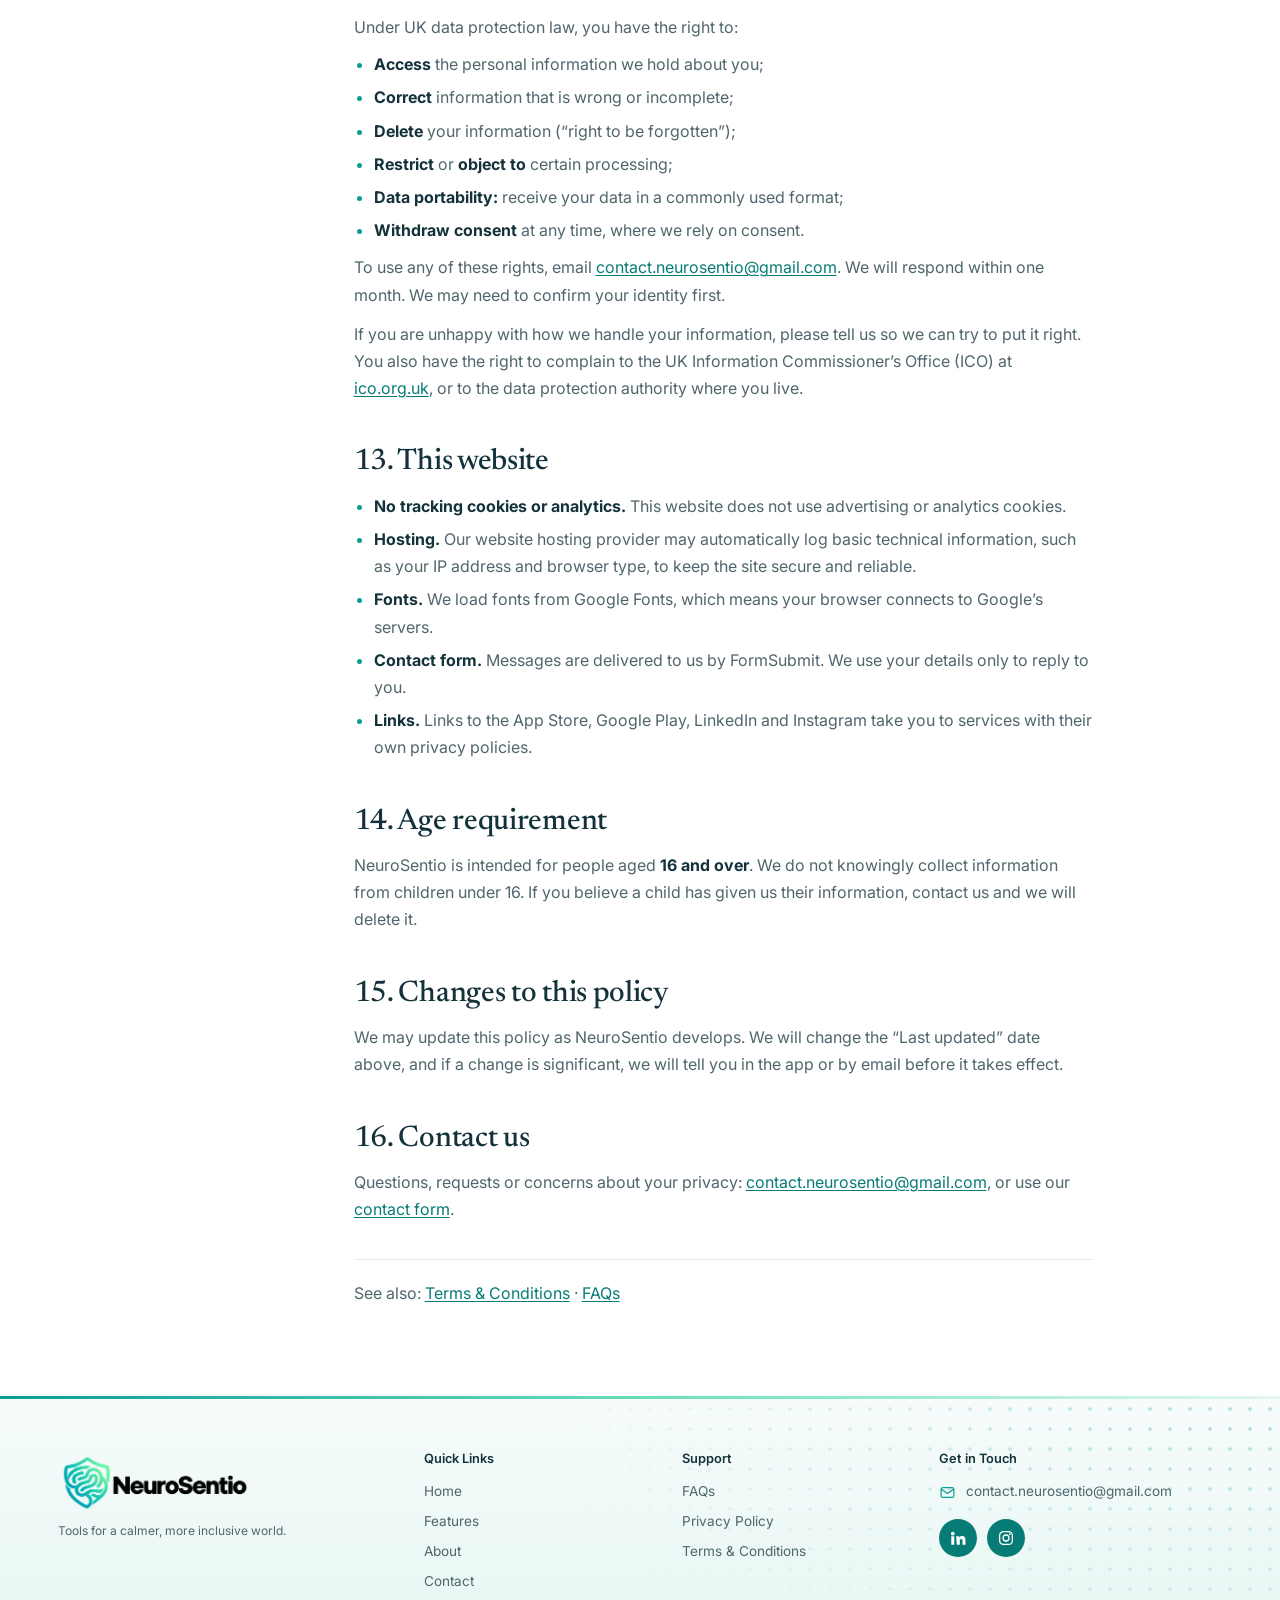
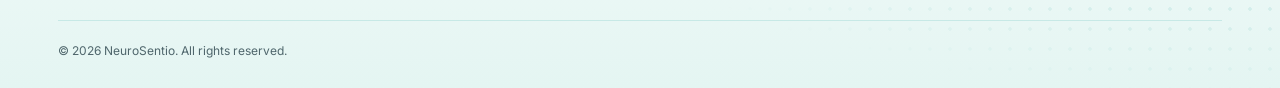
<file: privacy.html>
<!DOCTYPE html>
<html lang="en-GB">
<head>
  <meta charset="UTF-8" />
  <meta name="viewport" content="width=device-width, initial-scale=1" />
  <title>Privacy Policy | NeuroSentio</title>
  <meta name="description" content="How NeuroSentio collects, uses and protects your personal information, including wellbeing data, and the rights you have over your data under UK GDPR." />
  <link rel="canonical" href="https://neurosentio.com/privacy.html" />
  <meta name="robots" content="index, follow, max-image-preview:large" />
  <meta name="theme-color" content="#0a9d94" />
  <link rel="icon" type="image/png" href="images/web/favicon.png" />
  <link rel="apple-touch-icon" href="images/web/app-icon.png" />
  <meta property="og:type" content="website" />
  <meta property="og:site_name" content="NeuroSentio" />
  <meta property="og:locale" content="en_GB" />
  <meta property="og:title" content="Privacy Policy | NeuroSentio" />
  <meta property="og:description" content="How NeuroSentio collects, uses and protects your personal information, including wellbeing data, and the rights you have over your data under UK GDPR." />
  <meta property="og:url" content="https://neurosentio.com/privacy.html" />
  <meta property="og:image" content="https://neurosentio.com/images/web/og-app.jpg" />
  <meta property="og:image:width" content="1200" />
  <meta property="og:image:height" content="630" />
  <meta name="twitter:card" content="summary_large_image" />

  <link rel="preconnect" href="https://fonts.googleapis.com" />
  <link rel="preconnect" href="https://fonts.gstatic.com" crossorigin />
  <link href="https://fonts.googleapis.com/css2?family=Inter:wght@400;500;600;700&family=Newsreader:opsz,wght@6..72,400;6..72,500;6..72,600&display=swap" rel="stylesheet" />
  <link rel="stylesheet" href="styles.css?v=202610121920" />
  <script type="application/ld+json">{"@context":"https://schema.org","@type":"BreadcrumbList","itemListElement":[{"@type":"ListItem","position":1,"name":"Home","item":"https://neurosentio.com/"},{"@type":"ListItem","position":2,"name":"Privacy Policy","item":"https://neurosentio.com/privacy.html"}]}</script>
</head>
<body data-page="legal">

  <!-- ========== Icon sprite ========== -->
  <svg width="0" height="0" style="position:absolute" aria-hidden="true" focusable="false">
    <symbol id="i-sun" viewBox="0 0 24 24"><circle cx="12" cy="12" r="4"/><path d="M12 2v2M12 20v2M4.9 4.9l1.4 1.4M17.7 17.7l1.4 1.4M2 12h2M20 12h2M4.9 19.1l1.4-1.4M17.7 6.3l1.4-1.4"/></symbol>
    <symbol id="i-bars" viewBox="0 0 24 24"><rect x="4" y="12" width="4" height="8" rx="1"/><rect x="10" y="4" width="4" height="16" rx="1"/><rect x="16" y="9" width="4" height="11" rx="1"/></symbol>
    <symbol id="i-chat" viewBox="0 0 24 24"><path d="M21 11.5a8.5 8.5 0 0 1-12.2 7.6L3.5 20.5l1.4-4.9A8.5 8.5 0 1 1 21 11.5z"/><path d="M8.5 11.5h.01M12 11.5h.01M15.5 11.5h.01" stroke-width="2.4"/></symbol>
    <symbol id="i-shield" viewBox="0 0 24 24"><path d="M12 3l7.5 3v5.2c0 4.8-3.2 8.4-7.5 9.8-4.3-1.4-7.5-5-7.5-9.8V6L12 3z"/></symbol>
    <symbol id="i-card" viewBox="0 0 24 24"><rect x="3" y="5" width="18" height="14" rx="2.5"/><path d="M3 10h18M7 15h5"/></symbol>
    <symbol id="i-bolt" viewBox="0 0 24 24"><path d="M13 2L4 14h7l-1 8 9-12h-7l1-8z"/></symbol>
    <symbol id="i-leaf" viewBox="0 0 24 24"><path d="M5 19C5 10.5 10.5 5 20 5c0 9.5-5.5 15-14 15"/><path d="M5 19c2.5-4.5 5.5-7.5 10-10"/></symbol>
    <symbol id="i-lock" viewBox="0 0 24 24"><rect x="5" y="11" width="14" height="10" rx="2.5"/><path d="M8 11V8a4 4 0 0 1 8 0v3"/><path d="M12 15.5v1.5"/></symbol>
    <symbol id="i-heart" viewBox="0 0 24 24"><path d="M12 20.5s-7.5-4.6-7.5-10.3A4.2 4.2 0 0 1 12 7.6a4.2 4.2 0 0 1 7.5 2.6c0 5.7-7.5 10.3-7.5 10.3z"/></symbol>
    <symbol id="i-arrow" viewBox="0 0 24 24"><path d="M5 12h14M13 6l6 6-6 6"/></symbol>
    <symbol id="i-left" viewBox="0 0 24 24"><path d="M15 6l-6 6 6 6"/></symbol>
    <symbol id="i-right" viewBox="0 0 24 24"><path d="M9 6l6 6-6 6"/></symbol>
    <symbol id="i-mail" viewBox="0 0 24 24"><rect x="3" y="5" width="18" height="14" rx="2.5"/><path d="M3.5 7.5l8.5 6 8.5-6"/></symbol>
    <symbol id="i-users" viewBox="0 0 24 24"><circle cx="9" cy="8" r="3.5"/><path d="M2.5 20c0-3.6 2.9-6 6.5-6s6.5 2.4 6.5 6"/><circle cx="17.5" cy="9" r="2.5"/><path d="M17 14.2c2.6.2 4.5 2 4.5 4.8"/></symbol>
    <symbol id="i-instagram" viewBox="0 0 24 24"><rect x="3.5" y="3.5" width="17" height="17" rx="5"/><circle cx="12" cy="12" r="4"/><path d="M17.2 6.8h.01" stroke-width="2.4"/></symbol>
    <symbol id="i-linkedin" viewBox="0 0 24 24"><path fill="currentColor" stroke="none" d="M4.98 3.5a2.5 2.5 0 1 1 0 5 2.5 2.5 0 0 1 0-5zM3 9.75h4V21H3zM9.5 9.75h3.83v1.54h.05c.53-1 1.84-2.06 3.79-2.06 4.05 0 4.8 2.67 4.8 6.13V21h-4v-4.98c0-1.19-.02-2.72-1.66-2.72-1.66 0-1.92 1.3-1.92 2.64V21h-4z"/></symbol>
    <symbol id="i-apple" viewBox="0 0 24 24"><path fill="currentColor" stroke="none" d="M12.15 6.9c-.95 0-2.42-1.08-3.96-1.04-2.04.03-3.91 1.18-4.96 3.01-2.12 3.68-.55 9.1 1.52 12.09 1.01 1.45 2.21 3.09 3.79 3.04 1.52-.07 2.09-.99 3.94-.99 1.83 0 2.35.99 3.96.95 1.64-.03 2.68-1.48 3.68-2.95 1.16-1.69 1.64-3.33 1.66-3.42-.04-.01-3.18-1.22-3.22-4.86-.03-3.04 2.48-4.49 2.6-4.56-1.43-2.09-3.62-2.32-4.39-2.38-2-.16-3.68 1.09-4.61 1.09zM15.53 3.83c.84-1.01 1.4-2.43 1.25-3.83-1.21.05-2.66.8-3.53 1.82-.78.9-1.45 2.34-1.27 3.71 1.34.1 2.72-.69 3.55-1.7z"/></symbol>
    <symbol id="i-play" viewBox="0 0 24 24">
      <path fill="#00c3ff" stroke="none" d="M3.6 2.2 13.4 12 3.6 21.8c-.4-.2-.6-.6-.6-1.1V3.3c0-.5.2-.9.6-1.1z"/>
      <path fill="#00e676" stroke="none" d="M13.4 12 16.7 8.7 5 2c-.5-.2-1-.1-1.4.2z"/>
      <path fill="#ff3d57" stroke="none" d="M13.4 12 16.7 15.3 5 22c-.5.2-1 .1-1.4-.2z"/>
      <path fill="#ffc400" stroke="none" d="M16.7 8.7 20.5 10.9c.7.4.7 1.8 0 2.2l-3.8 2.2L13.4 12z"/>
    </symbol>
    <symbol id="i-logo" viewBox="0 0 40 44">
      <path d="M20 2 36 8v12c0 11-7 19.5-16 22C11 39.500 4 31 4 20V8L20 2z" fill="none" stroke="currentColor" stroke-width="2.4" stroke-linejoin="round"/>
      <path d="M13 17c2-4 8-5 10-1.500s-2 6-5 5-3 4 1 5.500 8-.5 8-5M16.500 14.500c1.500-1 3.500-.5 4 1M12 24c1.500 3 5 4.500 8 4" fill="none" stroke="currentColor" stroke-width="1.800" stroke-linecap="round"/>
    </symbol>
    <symbol id="i-pin" viewBox="0 0 24 24"><path d="M12 21s-6.500-5.600-6.500-11a6.500 6.500 0 0 1 13 0c0 5.400-6.500 11-6.500 11z"/><circle cx="12" cy="10" r="2.400"/></symbol>
    <symbol id="i-down" viewBox="0 0 24 24"><path d="M6 9l6 6 6-6"/></symbol>
  </svg>

  <a class="skip-link" href="#main">Skip to content</a>

  <!-- ========== Header (solid from the start: this page has no full-bleed hero) ========== -->
  <header class="site-header is-scrolled" id="top" data-solid>
    <div class="container header-inner">
      <a class="brand" href="./" aria-label="NeuroSentio home">
        <img class="brand-img brand-img-light" src="images/web/app-logo.png" width="144" height="48" alt="" onerror="this.closest('.brand').classList.add('no-img')" />
        <img class="brand-img brand-img-dark" src="images/web/footer-logo.png" width="400" height="133" alt="" onerror="this.closest('.brand').classList.add('no-img')" />
        <span class="brand-fallback">
          <svg class="brand-mark" aria-hidden="true"><use href="#i-logo"/></svg>
          <span class="brand-name">NeuroSentio</span>
        </span>
      </a>

      <nav class="nav" id="nav" aria-label="Main">
        <ul>
          <li><a href="./">Home</a></li>
          <li><a href="features.html">Features</a></li>
          <li><a href="about.html">About</a></li>
          <li><a href="faqs.html">FAQs</a></li>
          <li><a href="contact.html">Contact</a></li>
        </ul>
        <a class="btn btn-solid btn-sm nav-cta-mobile" href="./#download">Download App</a>
      </nav>

      <a class="btn btn-solid btn-sm header-cta" href="./#download">
        Download App <svg class="icon" aria-hidden="true"><use href="#i-arrow"/></svg>
      </a>

      <button class="menu-toggle" id="menuToggle" aria-label="Open menu" aria-expanded="false" aria-controls="nav">
        <span></span><span></span><span></span>
      </button>
    </div>
  </header>

  <main id="main">

    <section class="legal-intro" aria-labelledby="pageTitle">
      <div class="container">
        <p class="eyebrow">Legal</p>
        <h1 id="pageTitle">Privacy Policy</h1>
        <p class="lead">How NeuroSentio collects, uses and protects your information, written as plainly as we can.</p>
        <p class="legal-meta">Last updated: 4 October 2026</p>
      </div>
    </section>

    <div class="legal-body">
      <div class="container legal-grid">
        <nav class="legal-toc" aria-label="On this page">
          <p class="legal-toc-title">On this page</p>
          <ol>
            <li><a href="#summary">The short version</a></li>
            <li><a href="#who">Who we are</a></li>
            <li><a href="#collect">Information we collect</a></li>
            <li><a href="#use">How we use it</a></li>
            <li><a href="#lawful">Our legal bases</a></li>
            <li><a href="#sensitive">Wellbeing information</a></li>
            <li><a href="#contacts">Trusted contacts</a></li>
            <li><a href="#voice">Voice &amp; AI features</a></li>
            <li><a href="#sharing">Who we share it with</a></li>
            <li><a href="#transfers">International transfers</a></li>
            <li><a href="#retention">How long we keep it</a></li>
            <li><a href="#security">Security</a></li>
            <li><a href="#rights">Your rights</a></li>
            <li><a href="#website">This website</a></li>
            <li><a href="#children">Age requirement</a></li>
            <li><a href="#changes">Changes to this policy</a></li>
            <li><a href="#contact-us">Contact us</a></li>
          </ol>
        </nav>

        <article class="legal-content">
          <div class="legal-callout" id="summary">
            <h2>The short version</h2>
            <ul>
              <li>We collect only what the app needs to work: your account, the check-ins, tasks, reminders and preferences you add, and the trusted contacts you choose.</li>
              <li>We do <strong>not</strong> sell your personal information, and we do not use your wellbeing data for advertising.</li>
              <li>Support actions, such as alerting a trusted contact, only happen when <strong>you</strong> start them.</li>
              <li>You can ask to see, correct, export or delete your data at any time.</li>
              <li>NeuroSentio is a support and organisation tool, not a medical device or an emergency service.</li>
            </ul>
          </div>

          <h2 id="who">1. Who we are</h2>
          <p>NeuroSentio (“NeuroSentio”, “we”, “us”, “our”) provides the NeuroSentio mobile app and this website. We are the controller of the personal information described in this policy, which means we decide how and why it is used.</p>
          <p>NeuroSentio is not yet a registered company. It is currently run by its founding team, who are responsible for your personal information under this policy. When NeuroSentio is registered, we will update this policy with the company’s full legal name and registered details.</p>
          <p>If you have any question about this policy or your data, email us at <a href="mailto:contact.neurosentio@gmail.com">contact.neurosentio@gmail.com</a>.</p>

          <h2 id="collect">2. Information we collect</h2>
          <h3>Information you give us</h3>
          <ul>
            <li><strong>Account details:</strong> your name and email address, and a password (stored only in protected, hashed form by our authentication provider). If you sign in with Google, we receive your basic Google profile: name, email address and profile picture.</li>
            <li><strong>Energy check-ins:</strong> the energy level you record and when you recorded it, which the app uses to show patterns and insights.</li>
            <li><strong>Planner content:</strong> tasks, reminders, times and notes you create.</li>
            <li><strong>Communication preferences:</strong> the Neuro Card preferences you choose, such as “text instead of calling” or “low voice please”.</li>
            <li><strong>Trusted contacts:</strong> the name and contact details of people you choose to add (see section 6).</li>
            <li><strong>Voice requests:</strong> what you ask the AI voice assistant to do, such as “add focus time at 10 AM” (see section 7).</li>
            <li><strong>Messages to us:</strong> anything you send through our contact form or by email, including your name and email address.</li>
          </ul>
          <h3>Information collected automatically</h3>
          <ul>
            <li><strong>Technical information:</strong> such as device type, operating system, app version, and basic logs needed to keep the service secure and fix problems.</li>
            <li><strong>Notification settings:</strong> so reminders and check-in prompts reach you at the times you set.</li>
          </ul>
          <p>We do not ask for, and you should not add, information that the app does not need, such as medical records or diagnoses.</p>

          <h2 id="use">3. How we use your information</h2>
          <ul>
            <li>To create and run your account and keep you signed in.</li>
            <li>To provide the app’s features: energy check-ins and insights, the planner and reminders, Neuro Cards, Safe Mode, trusted contact alerts and the voice assistant.</li>
            <li>To send reminders and notifications you have switched on.</li>
            <li>To answer your questions and support requests.</li>
            <li>To keep the service safe, prevent misuse, and fix bugs.</li>
            <li>To improve NeuroSentio, using aggregated or de-identified information wherever possible.</li>
            <li>To meet our legal obligations.</li>
          </ul>
          <p>We do not use your information for targeted advertising, and we do not make decisions about you that have legal or similarly significant effects based solely on automated processing.</p>

          <h2 id="lawful">4. Our legal bases</h2>
          <p>Under UK data protection law (the UK GDPR and the Data Protection Act 2018), we rely on:</p>
          <ul>
            <li><strong>Contract:</strong> to provide the app and the features you choose to use.</li>
            <li><strong>Explicit consent:</strong> for wellbeing-related information (see section 5). You can withdraw consent at any time.</li>
            <li><strong>Legitimate interests:</strong> to keep the service secure, prevent misuse and improve it, in ways you would reasonably expect.</li>
            <li><strong>Legal obligation:</strong> where the law requires us to keep or disclose information.</li>
          </ul>

          <h2 id="sensitive">5. Wellbeing information</h2>
          <p>Some information in NeuroSentio, such as energy check-ins, Safe Mode use and communication needs, may reveal something about your health or neurodivergence. The law treats this as <strong>special category data</strong>, and so do we.</p>
          <ul>
            <li>We process it only with your explicit consent, and only to provide the features you use.</li>
            <li>We never sell it, and never use it for advertising.</li>
            <li>We do not share it with your employer, school or anyone else unless you choose to (for example, by showing someone your Neuro Card).</li>
            <li>You can withdraw consent by stopping use of these features or deleting your account. This does not affect processing that happened before you withdrew it.</li>
          </ul>

          <h2 id="contacts">6. Trusted contacts</h2>
          <p>Safe Mode lets you alert someone you trust. When you add a trusted contact, you give us their name and contact details so the app can contact them (using the method shown in the app, such as a message or notification) <strong>only when you choose to send an alert</strong>.</p>
          <ul>
            <li>Please only add people who have agreed to be your trusted contact.</li>
            <li>We use their details only to send the alerts you trigger, never for marketing.</li>
            <li>You can edit or remove a trusted contact at any time, and they can ask us to remove their details.</li>
          </ul>

          <h2 id="voice">7. Voice &amp; AI features</h2>
          <p>The AI voice assistant turns what you say into tasks and reminders.</p>
          <ul>
            <li>The app only listens after you tap to speak. You can use the planner without the voice assistant at any time.</li>
            <li>Your speech is converted to text using speech recognition. Depending on your device, this may be done on the device itself or by your device’s speech service (provided by Apple or Google, under their own privacy terms).</li>
            <li>The text of your request is then processed by us and our technology providers so it can be understood and turned into a task or reminder. We use only what is needed for this, and only to provide the feature.</li>
            <li>We do not use your voice requests to build advertising profiles.</li>
            <li>AI can misunderstand requests, so please check the tasks and reminders it creates. You can edit or delete them at any time.</li>
          </ul>

          <h2 id="sharing">8. Who we share information with</h2>
          <p>We share personal information only where needed to run NeuroSentio, with providers who act on our instructions and must protect it:</p>
          <ul>
            <li><strong>Supabase:</strong> database, storage and account authentication.</li>
            <li><strong>Google:</strong> if you choose “Sign in with Google”.</li>
            <li><strong>Technology providers for voice and AI features:</strong> to turn voice-assistant requests into tasks and reminders.</li>
            <li><strong>Apple and Google:</strong> app distribution through the App Store and Google Play, and device notifications.</li>
            <li><strong>FormSubmit:</strong> delivers messages sent through our website contact form to our inbox.</li>
            <li><strong>Your trusted contacts:</strong> only the alert you choose to send them.</li>
          </ul>
          <p>We may also disclose information if required by law, to protect someone’s safety, or as part of a business transfer (in which case this policy will continue to apply). We do not sell personal information.</p>

          <h2 id="transfers">9. International transfers</h2>
          <p>Some of our providers may store or process data outside the UK. When that happens, we make sure appropriate safeguards are in place, such as UK adequacy regulations or the UK International Data Transfer Agreement / Addendum.</p>

          <h2 id="retention">10. How long we keep information</h2>
          <ul>
            <li><strong>Account and app data:</strong> for as long as your account is active.</li>
            <li><strong>After you delete your account:</strong> we delete or anonymise your personal information within a reasonable period, except where we must keep some of it to meet legal obligations or resolve disputes.</li>
            <li><strong>Messages to us:</strong> for as long as needed to deal with your request, and then for a limited period in case you follow up.</li>
          </ul>

          <h2 id="security">11. Security</h2>
          <p>We use appropriate technical and organisational measures to protect your information, including encrypted connections (HTTPS/TLS), access controls and reputable infrastructure providers. No system is completely secure, so please use a strong, unique password and keep your device locked.</p>

          <h2 id="rights">12. Your rights</h2>
          <p>Under UK data protection law, you have the right to:</p>
          <ul>
            <li><strong>Access</strong> the personal information we hold about you;</li>
            <li><strong>Correct</strong> information that is wrong or incomplete;</li>
            <li><strong>Delete</strong> your information (“right to be forgotten”);</li>
            <li><strong>Restrict</strong> or <strong>object to</strong> certain processing;</li>
            <li><strong>Data portability:</strong> receive your data in a commonly used format;</li>
            <li><strong>Withdraw consent</strong> at any time, where we rely on consent.</li>
          </ul>
          <p>To use any of these rights, email <a href="mailto:contact.neurosentio@gmail.com">contact.neurosentio@gmail.com</a>. We will respond within one month. We may need to confirm your identity first.</p>
          <p>If you are unhappy with how we handle your information, please tell us so we can try to put it right. You also have the right to complain to the UK Information Commissioner’s Office (ICO) at <a href="https://ico.org.uk/make-a-complaint/" target="_blank" rel="noopener">ico.org.uk</a>, or to the data protection authority where you live.</p>

          <h2 id="website">13. This website</h2>
          <ul>
            <li><strong>No tracking cookies or analytics.</strong> This website does not use advertising or analytics cookies.</li>
            <li><strong>Hosting.</strong> Our website hosting provider may automatically log basic technical information, such as your IP address and browser type, to keep the site secure and reliable.</li>
            <li><strong>Fonts.</strong> We load fonts from Google Fonts, which means your browser connects to Google’s servers.</li>
            <li><strong>Contact form.</strong> Messages are delivered to us by FormSubmit. We use your details only to reply to you.</li>
            <li><strong>Links.</strong> Links to the App Store, Google Play, LinkedIn and Instagram take you to services with their own privacy policies.</li>
          </ul>

          <h2 id="children">14. Age requirement</h2>
          <p>NeuroSentio is intended for people aged <strong>16 and over</strong>. We do not knowingly collect information from children under 16. If you believe a child has given us their information, contact us and we will delete it.</p>

          <h2 id="changes">15. Changes to this policy</h2>
          <p>We may update this policy as NeuroSentio develops. We will change the “Last updated” date above, and if a change is significant, we will tell you in the app or by email before it takes effect.</p>

          <h2 id="contact-us">16. Contact us</h2>
          <p>Questions, requests or concerns about your privacy: <a href="mailto:contact.neurosentio@gmail.com">contact.neurosentio@gmail.com</a>, or use our <a href="contact.html">contact form</a>.</p>
          <p class="legal-related">See also: <a href="terms.html">Terms &amp; Conditions</a> · <a href="faqs.html">FAQs</a></p>
        </article>
      </div>
    </div>

  </main>

  <!-- ========== Footer ========== -->
  <footer class="site-footer" id="contact">
    <div class="container footer-grid">
      <div class="footer-brand">
        <a class="brand brand-dark" href="./" aria-label="NeuroSentio home">
          <img class="brand-img" src="images/web/footer-logo.png" width="400" height="133" alt="" loading="lazy" onerror="this.closest('.brand').classList.add('no-img')" />
          <span class="brand-fallback">
            <svg class="brand-mark" aria-hidden="true"><use href="#i-logo"/></svg>
            <span class="brand-name">NeuroSentio</span>
          </span>
          <small>Tools for a calmer, more inclusive world.</small>
        </a>
      </div>

      <nav class="footer-col" aria-label="Quick links">
        <h3>Quick Links</h3>
        <ul>
          <li><a href="./">Home</a></li>
          <li><a href="features.html">Features</a></li>
          <li><a href="about.html">About</a></li>
          <li><a href="contact.html">Contact</a></li>
        </ul>
      </nav>

      <nav class="footer-col" aria-label="Support">
        <h3>Support</h3>
        <ul>
          <li><a href="faqs.html">FAQs</a></li>
          <li><a href="privacy.html" aria-current="page">Privacy Policy</a></li>
          <li><a href="terms.html">Terms &amp; Conditions</a></li>
        </ul>
      </nav>

      <div class="footer-col">
        <h3>Get in Touch</h3>
        <a class="mail" href="mailto:contact.neurosentio@gmail.com">
          <svg class="icon" aria-hidden="true"><use href="#i-mail"/></svg>
          contact.neurosentio@gmail.com
        </a>
        <div class="socials">
          <a class="social-link" href="https://www.linkedin.com/company/neurosentio-ltd/" target="_blank" rel="noopener" aria-label="NeuroSentio on LinkedIn (opens in a new tab)"><svg class="icon" aria-hidden="true"><use href="#i-linkedin"/></svg></a>
          <a class="social-link" href="https://www.instagram.com/neurosentio/" target="_blank" rel="noopener" aria-label="NeuroSentio on Instagram (opens in a new tab)"><svg class="icon" aria-hidden="true"><use href="#i-instagram"/></svg></a>
        </div>
      </div>
    </div>

    <div class="container footer-bottom">
      <p>© <span id="year">2026</span> NeuroSentio. All rights reserved.</p>
    </div>
  </footer>

  <script src="script.js?v=202610121920"></script>
</body>
</html>
</file>
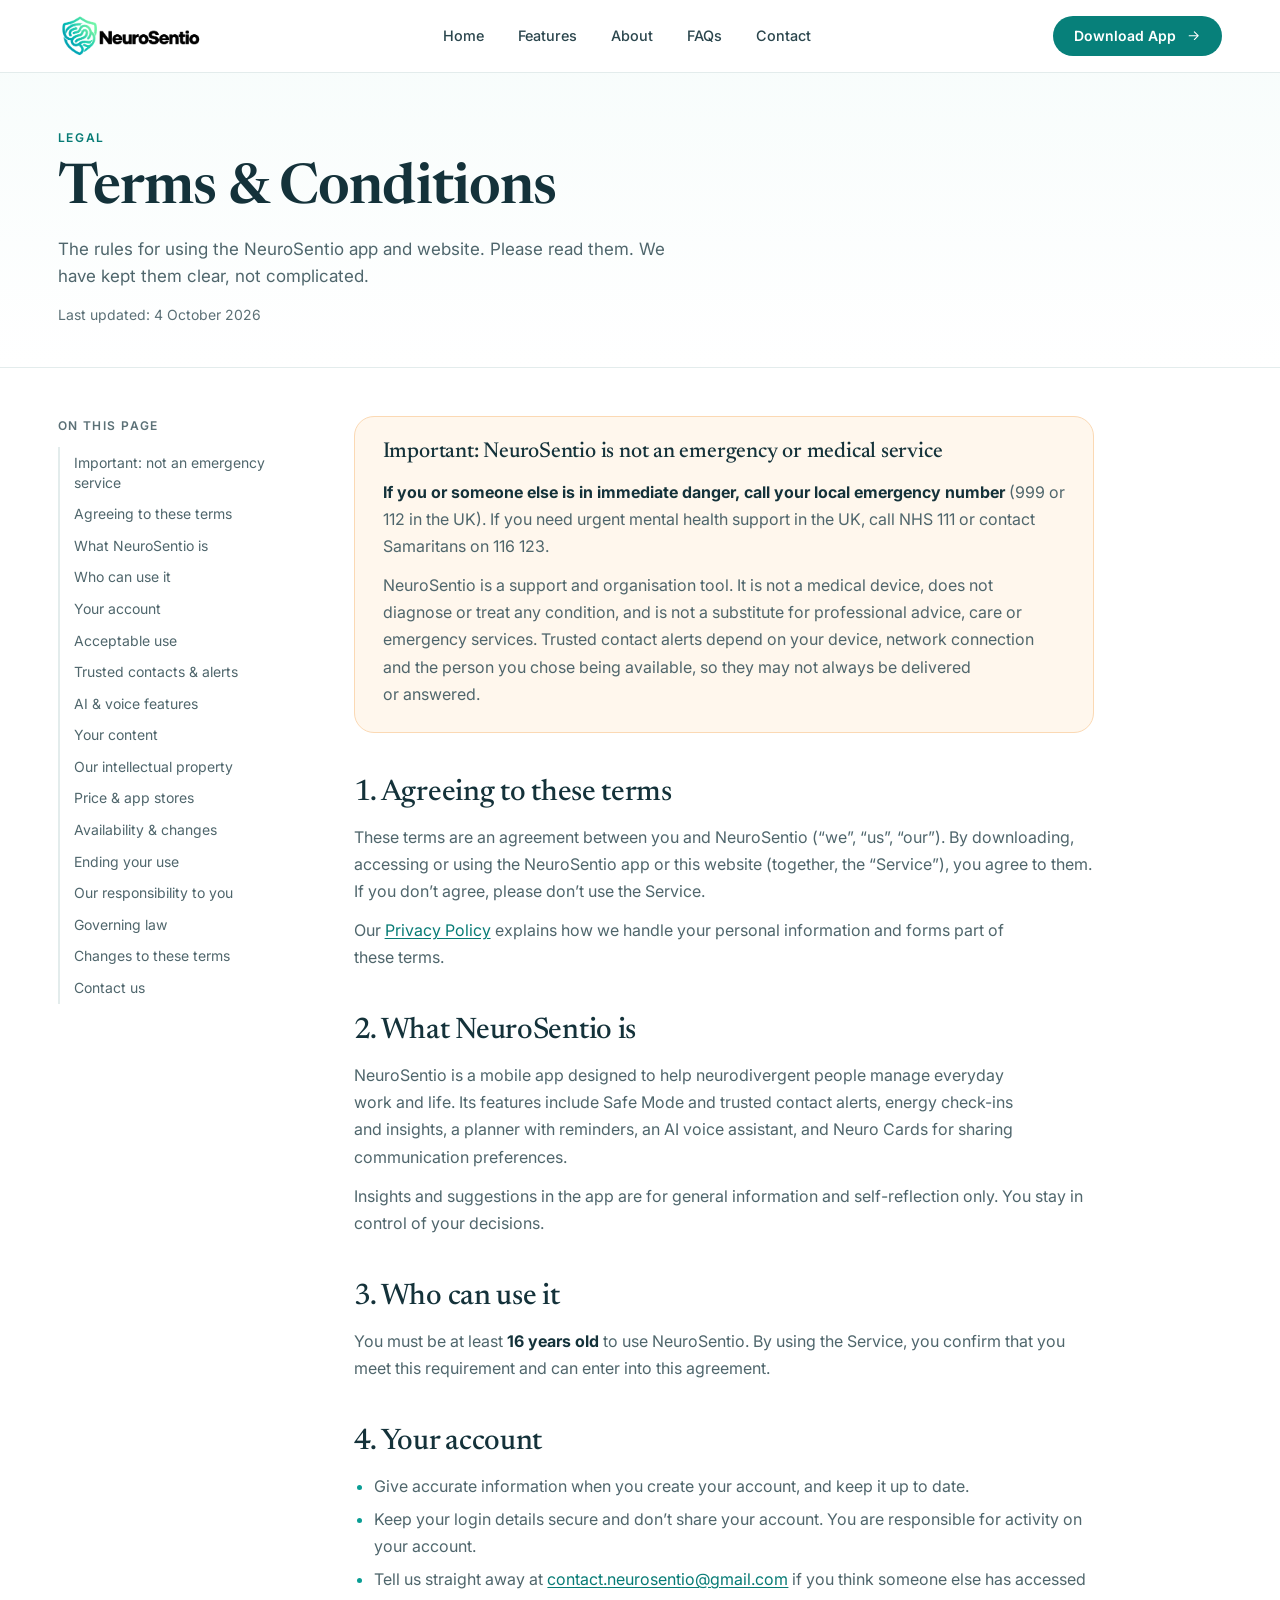
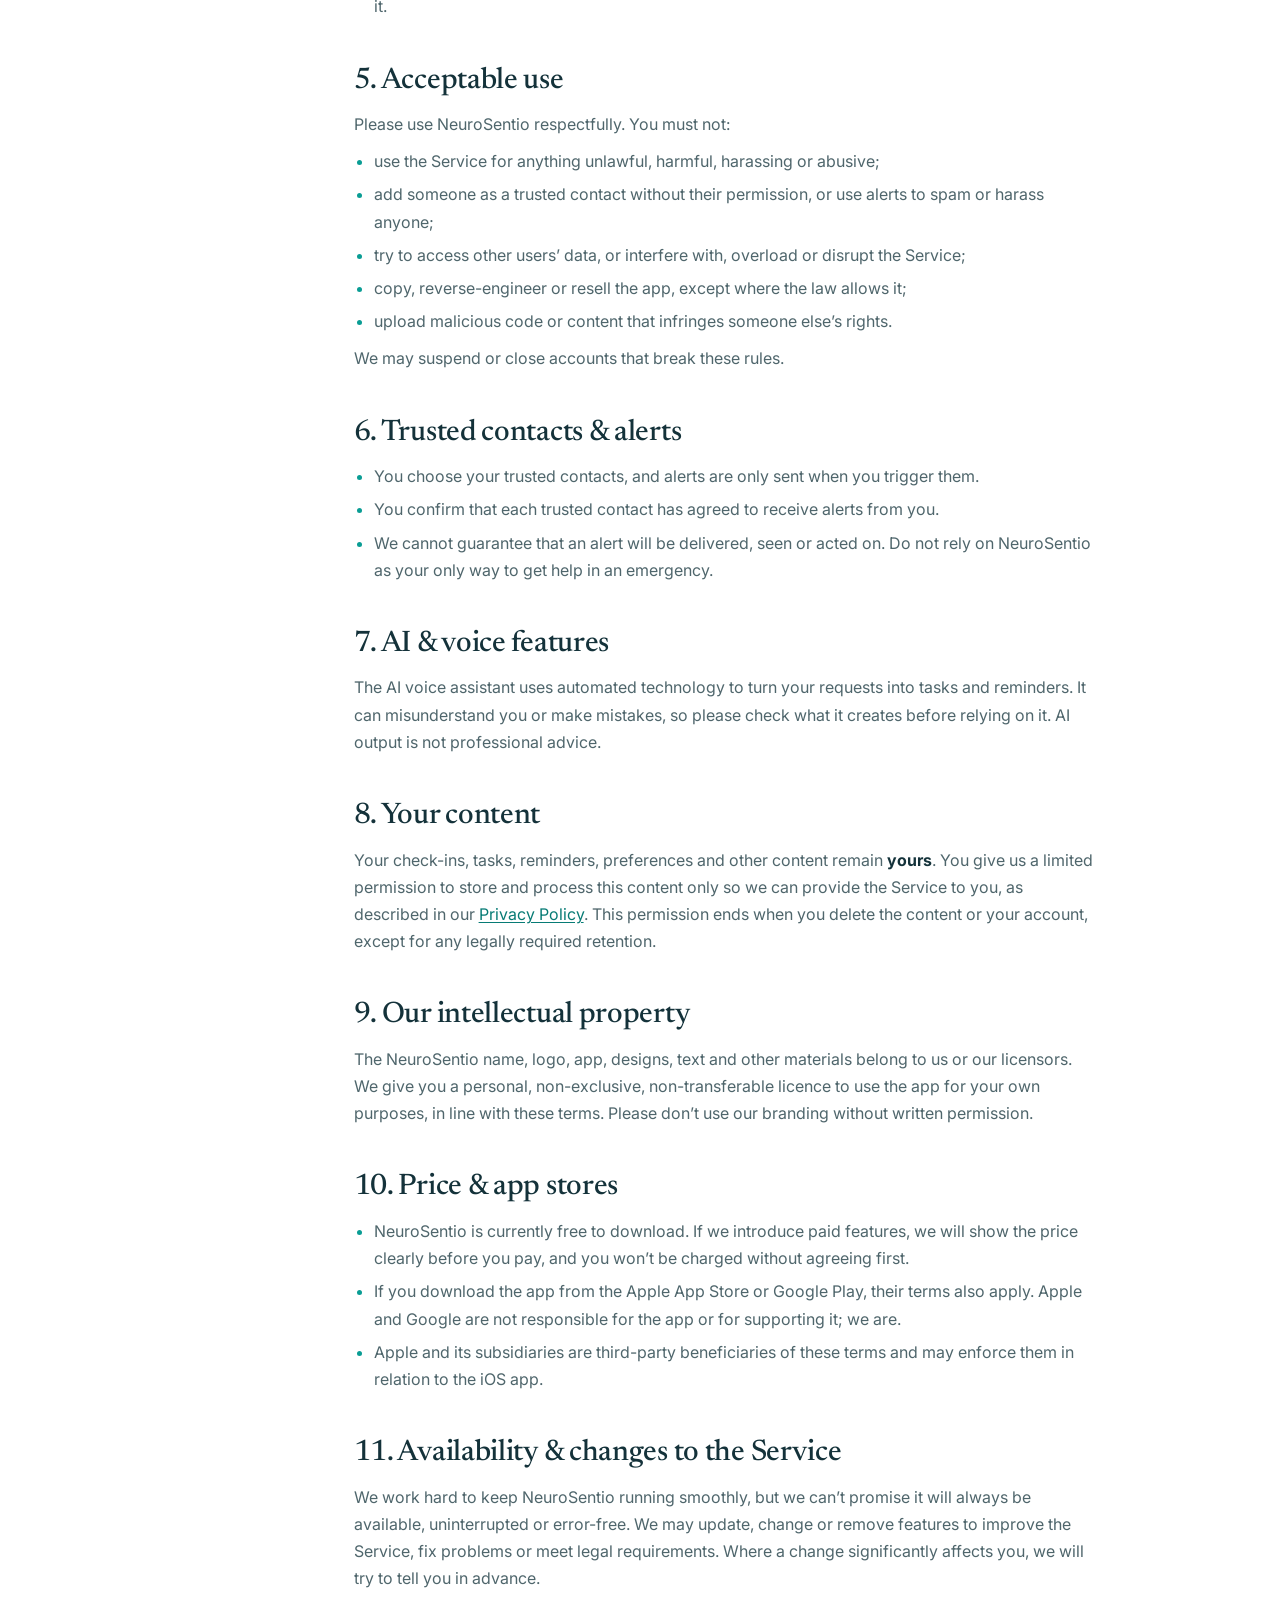
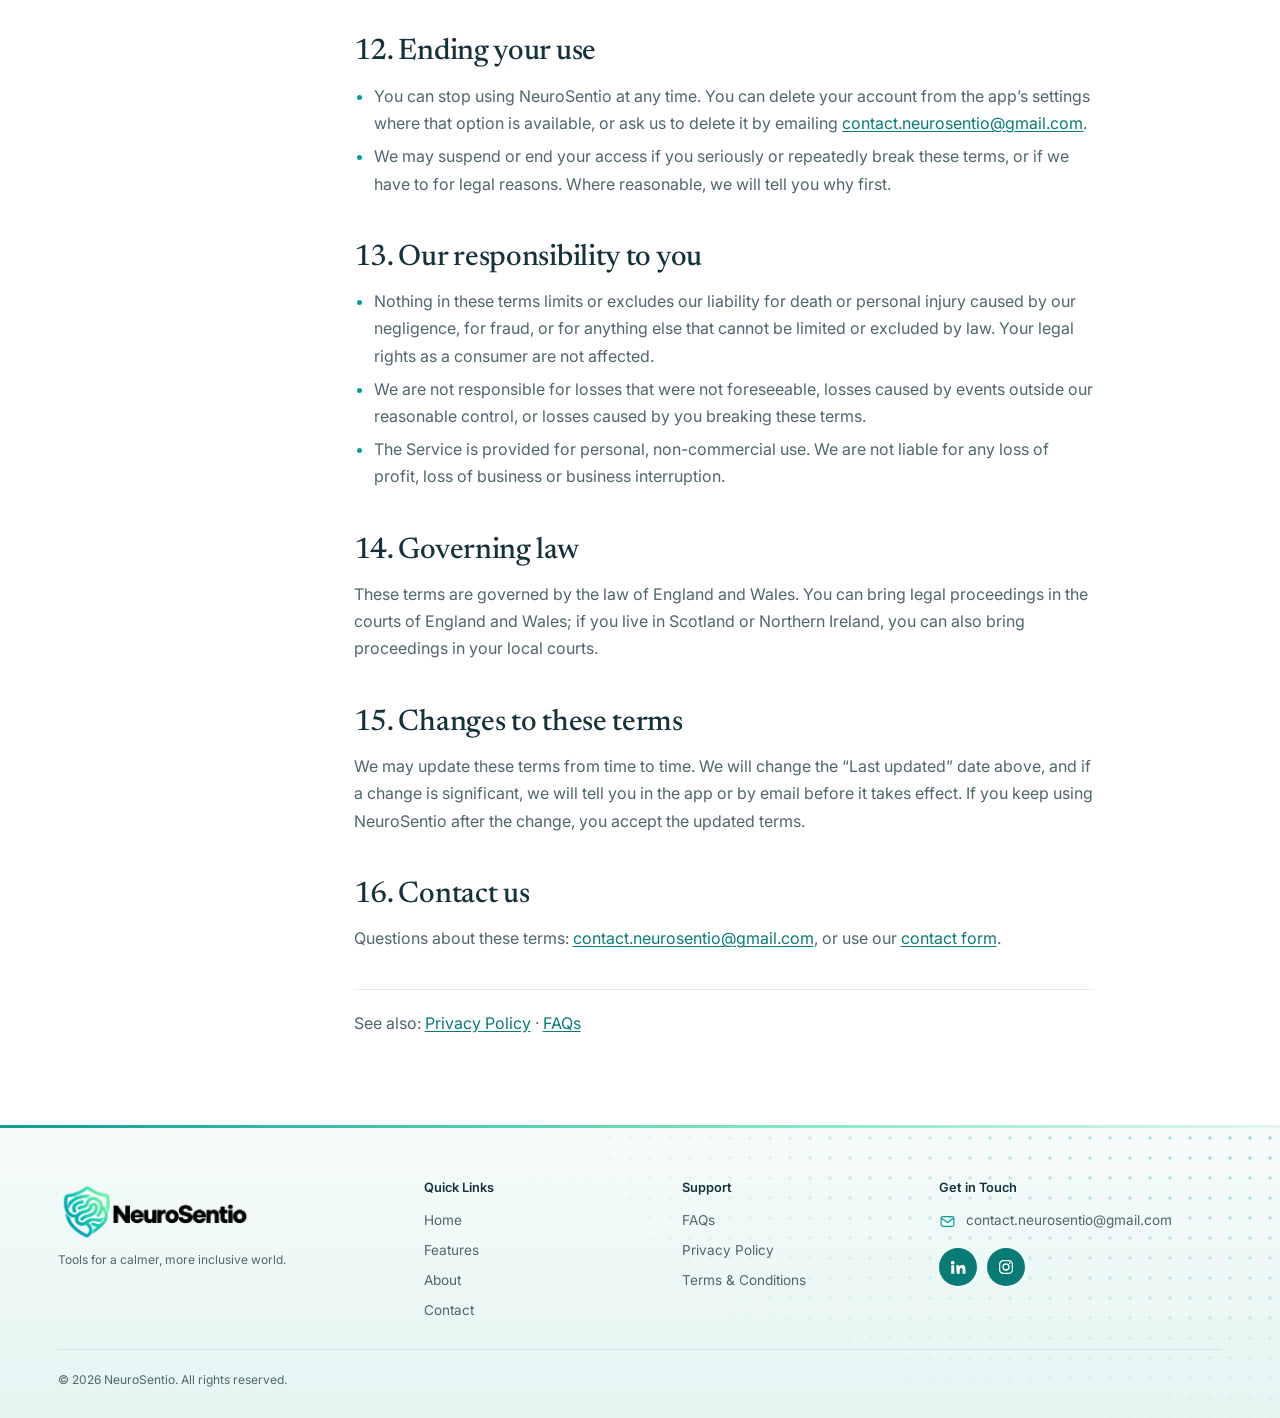
<file: terms.html>
<!DOCTYPE html>
<html lang="en-GB">
<head>
  <meta charset="UTF-8" />
  <meta name="viewport" content="width=device-width, initial-scale=1" />
  <title>Terms &amp; Conditions | NeuroSentio</title>
  <meta name="description" content="The terms for using the NeuroSentio app and website, including safety information: NeuroSentio is a support tool, not an emergency service." />
  <link rel="canonical" href="https://neurosentio.com/terms.html" />
  <meta name="robots" content="index, follow, max-image-preview:large" />
  <meta name="theme-color" content="#0a9d94" />
  <link rel="icon" type="image/png" href="images/web/favicon.png" />
  <link rel="apple-touch-icon" href="images/web/app-icon.png" />
  <meta property="og:type" content="website" />
  <meta property="og:site_name" content="NeuroSentio" />
  <meta property="og:locale" content="en_GB" />
  <meta property="og:title" content="Terms &amp; Conditions | NeuroSentio" />
  <meta property="og:description" content="The terms for using the NeuroSentio app and website, including safety information: NeuroSentio is a support tool, not an emergency service." />
  <meta property="og:url" content="https://neurosentio.com/terms.html" />
  <meta property="og:image" content="https://neurosentio.com/images/web/og-app.jpg" />
  <meta property="og:image:width" content="1200" />
  <meta property="og:image:height" content="630" />
  <meta name="twitter:card" content="summary_large_image" />

  <link rel="preconnect" href="https://fonts.googleapis.com" />
  <link rel="preconnect" href="https://fonts.gstatic.com" crossorigin />
  <link href="https://fonts.googleapis.com/css2?family=Inter:wght@400;500;600;700&family=Newsreader:opsz,wght@6..72,400;6..72,500;6..72,600&display=swap" rel="stylesheet" />
  <link rel="stylesheet" href="styles.css?v=202610121920" />
  <script type="application/ld+json">{"@context":"https://schema.org","@type":"BreadcrumbList","itemListElement":[{"@type":"ListItem","position":1,"name":"Home","item":"https://neurosentio.com/"},{"@type":"ListItem","position":2,"name":"Terms \u0026 Conditions","item":"https://neurosentio.com/terms.html"}]}</script>
</head>
<body data-page="legal">

  <!-- ========== Icon sprite ========== -->
  <svg width="0" height="0" style="position:absolute" aria-hidden="true" focusable="false">
    <symbol id="i-sun" viewBox="0 0 24 24"><circle cx="12" cy="12" r="4"/><path d="M12 2v2M12 20v2M4.9 4.9l1.4 1.4M17.7 17.7l1.4 1.4M2 12h2M20 12h2M4.9 19.1l1.4-1.4M17.7 6.3l1.4-1.4"/></symbol>
    <symbol id="i-bars" viewBox="0 0 24 24"><rect x="4" y="12" width="4" height="8" rx="1"/><rect x="10" y="4" width="4" height="16" rx="1"/><rect x="16" y="9" width="4" height="11" rx="1"/></symbol>
    <symbol id="i-chat" viewBox="0 0 24 24"><path d="M21 11.5a8.5 8.5 0 0 1-12.2 7.6L3.5 20.5l1.4-4.9A8.5 8.5 0 1 1 21 11.5z"/><path d="M8.5 11.5h.01M12 11.5h.01M15.5 11.5h.01" stroke-width="2.4"/></symbol>
    <symbol id="i-shield" viewBox="0 0 24 24"><path d="M12 3l7.5 3v5.2c0 4.8-3.2 8.4-7.5 9.8-4.3-1.4-7.5-5-7.5-9.8V6L12 3z"/></symbol>
    <symbol id="i-card" viewBox="0 0 24 24"><rect x="3" y="5" width="18" height="14" rx="2.5"/><path d="M3 10h18M7 15h5"/></symbol>
    <symbol id="i-bolt" viewBox="0 0 24 24"><path d="M13 2L4 14h7l-1 8 9-12h-7l1-8z"/></symbol>
    <symbol id="i-leaf" viewBox="0 0 24 24"><path d="M5 19C5 10.5 10.5 5 20 5c0 9.5-5.5 15-14 15"/><path d="M5 19c2.5-4.5 5.5-7.5 10-10"/></symbol>
    <symbol id="i-lock" viewBox="0 0 24 24"><rect x="5" y="11" width="14" height="10" rx="2.5"/><path d="M8 11V8a4 4 0 0 1 8 0v3"/><path d="M12 15.5v1.5"/></symbol>
    <symbol id="i-heart" viewBox="0 0 24 24"><path d="M12 20.5s-7.5-4.6-7.5-10.3A4.2 4.2 0 0 1 12 7.6a4.2 4.2 0 0 1 7.5 2.6c0 5.7-7.5 10.3-7.5 10.3z"/></symbol>
    <symbol id="i-arrow" viewBox="0 0 24 24"><path d="M5 12h14M13 6l6 6-6 6"/></symbol>
    <symbol id="i-left" viewBox="0 0 24 24"><path d="M15 6l-6 6 6 6"/></symbol>
    <symbol id="i-right" viewBox="0 0 24 24"><path d="M9 6l6 6-6 6"/></symbol>
    <symbol id="i-mail" viewBox="0 0 24 24"><rect x="3" y="5" width="18" height="14" rx="2.5"/><path d="M3.5 7.5l8.5 6 8.5-6"/></symbol>
    <symbol id="i-users" viewBox="0 0 24 24"><circle cx="9" cy="8" r="3.5"/><path d="M2.5 20c0-3.6 2.9-6 6.5-6s6.5 2.4 6.5 6"/><circle cx="17.5" cy="9" r="2.5"/><path d="M17 14.2c2.6.2 4.5 2 4.5 4.8"/></symbol>
    <symbol id="i-instagram" viewBox="0 0 24 24"><rect x="3.5" y="3.5" width="17" height="17" rx="5"/><circle cx="12" cy="12" r="4"/><path d="M17.2 6.8h.01" stroke-width="2.4"/></symbol>
    <symbol id="i-linkedin" viewBox="0 0 24 24"><path fill="currentColor" stroke="none" d="M4.98 3.5a2.5 2.5 0 1 1 0 5 2.5 2.5 0 0 1 0-5zM3 9.75h4V21H3zM9.5 9.75h3.83v1.54h.05c.53-1 1.84-2.06 3.79-2.06 4.05 0 4.8 2.67 4.8 6.13V21h-4v-4.98c0-1.19-.02-2.72-1.66-2.72-1.66 0-1.92 1.3-1.92 2.64V21h-4z"/></symbol>
    <symbol id="i-apple" viewBox="0 0 24 24"><path fill="currentColor" stroke="none" d="M12.15 6.9c-.95 0-2.42-1.08-3.96-1.04-2.04.03-3.91 1.18-4.96 3.01-2.12 3.68-.55 9.1 1.52 12.09 1.01 1.45 2.21 3.09 3.79 3.04 1.52-.07 2.09-.99 3.94-.99 1.83 0 2.35.99 3.96.95 1.64-.03 2.68-1.48 3.68-2.95 1.16-1.69 1.64-3.33 1.66-3.42-.04-.01-3.18-1.22-3.22-4.86-.03-3.04 2.48-4.49 2.6-4.56-1.43-2.09-3.62-2.32-4.39-2.38-2-.16-3.68 1.09-4.61 1.09zM15.53 3.83c.84-1.01 1.4-2.43 1.25-3.83-1.21.05-2.66.8-3.53 1.82-.78.9-1.45 2.34-1.27 3.71 1.34.1 2.72-.69 3.55-1.7z"/></symbol>
    <symbol id="i-play" viewBox="0 0 24 24">
      <path fill="#00c3ff" stroke="none" d="M3.6 2.2 13.4 12 3.6 21.8c-.4-.2-.6-.6-.6-1.1V3.3c0-.5.2-.9.6-1.1z"/>
      <path fill="#00e676" stroke="none" d="M13.4 12 16.7 8.7 5 2c-.5-.2-1-.1-1.4.2z"/>
      <path fill="#ff3d57" stroke="none" d="M13.4 12 16.7 15.3 5 22c-.5.2-1 .1-1.4-.2z"/>
      <path fill="#ffc400" stroke="none" d="M16.7 8.7 20.5 10.9c.7.4.7 1.8 0 2.2l-3.8 2.2L13.4 12z"/>
    </symbol>
    <symbol id="i-logo" viewBox="0 0 40 44">
      <path d="M20 2 36 8v12c0 11-7 19.5-16 22C11 39.500 4 31 4 20V8L20 2z" fill="none" stroke="currentColor" stroke-width="2.4" stroke-linejoin="round"/>
      <path d="M13 17c2-4 8-5 10-1.500s-2 6-5 5-3 4 1 5.500 8-.5 8-5M16.500 14.500c1.500-1 3.500-.5 4 1M12 24c1.500 3 5 4.500 8 4" fill="none" stroke="currentColor" stroke-width="1.800" stroke-linecap="round"/>
    </symbol>
    <symbol id="i-pin" viewBox="0 0 24 24"><path d="M12 21s-6.500-5.600-6.500-11a6.500 6.500 0 0 1 13 0c0 5.400-6.500 11-6.500 11z"/><circle cx="12" cy="10" r="2.400"/></symbol>
    <symbol id="i-down" viewBox="0 0 24 24"><path d="M6 9l6 6 6-6"/></symbol>
  </svg>

  <a class="skip-link" href="#main">Skip to content</a>

  <!-- ========== Header (solid from the start: this page has no full-bleed hero) ========== -->
  <header class="site-header is-scrolled" id="top" data-solid>
    <div class="container header-inner">
      <a class="brand" href="./" aria-label="NeuroSentio home">
        <img class="brand-img brand-img-light" src="images/web/app-logo.png" width="144" height="48" alt="" onerror="this.closest('.brand').classList.add('no-img')" />
        <img class="brand-img brand-img-dark" src="images/web/footer-logo.png" width="400" height="133" alt="" onerror="this.closest('.brand').classList.add('no-img')" />
        <span class="brand-fallback">
          <svg class="brand-mark" aria-hidden="true"><use href="#i-logo"/></svg>
          <span class="brand-name">NeuroSentio</span>
        </span>
      </a>

      <nav class="nav" id="nav" aria-label="Main">
        <ul>
          <li><a href="./">Home</a></li>
          <li><a href="features.html">Features</a></li>
          <li><a href="about.html">About</a></li>
          <li><a href="faqs.html">FAQs</a></li>
          <li><a href="contact.html">Contact</a></li>
        </ul>
        <a class="btn btn-solid btn-sm nav-cta-mobile" href="./#download">Download App</a>
      </nav>

      <a class="btn btn-solid btn-sm header-cta" href="./#download">
        Download App <svg class="icon" aria-hidden="true"><use href="#i-arrow"/></svg>
      </a>

      <button class="menu-toggle" id="menuToggle" aria-label="Open menu" aria-expanded="false" aria-controls="nav">
        <span></span><span></span><span></span>
      </button>
    </div>
  </header>

  <main id="main">

    <section class="legal-intro" aria-labelledby="pageTitle">
      <div class="container">
        <p class="eyebrow">Legal</p>
        <h1 id="pageTitle">Terms &amp; Conditions</h1>
        <p class="lead">The rules for using the NeuroSentio app and website. Please read them. We have kept them clear, not complicated.</p>
        <p class="legal-meta">Last updated: 4 October 2026</p>
      </div>
    </section>

    <div class="legal-body">
      <div class="container legal-grid">
        <nav class="legal-toc" aria-label="On this page">
          <p class="legal-toc-title">On this page</p>
          <ol>
            <li><a href="#important">Important: not an emergency service</a></li>
            <li><a href="#agreement">Agreeing to these terms</a></li>
            <li><a href="#about">What NeuroSentio is</a></li>
            <li><a href="#eligibility">Who can use it</a></li>
            <li><a href="#account">Your account</a></li>
            <li><a href="#acceptable">Acceptable use</a></li>
            <li><a href="#trusted">Trusted contacts &amp; alerts</a></li>
            <li><a href="#ai">AI &amp; voice features</a></li>
            <li><a href="#content">Your content</a></li>
            <li><a href="#ip">Our intellectual property</a></li>
            <li><a href="#price">Price &amp; app stores</a></li>
            <li><a href="#availability">Availability &amp; changes</a></li>
            <li><a href="#ending">Ending your use</a></li>
            <li><a href="#liability">Our responsibility to you</a></li>
            <li><a href="#law">Governing law</a></li>
            <li><a href="#updates">Changes to these terms</a></li>
            <li><a href="#contact-us">Contact us</a></li>
          </ol>
        </nav>

        <article class="legal-content">
          <div class="legal-callout legal-callout-warn" id="important">
            <h2>Important: NeuroSentio is not an emergency or medical service</h2>
            <p><strong>If you or someone else is in immediate danger, call your local emergency number</strong> (999 or 112 in the UK). If you need urgent mental health support in the UK, call NHS 111 or contact Samaritans on 116 123.</p>
            <p>NeuroSentio is a support and organisation tool. It is not a medical device, does not diagnose or treat any condition, and is not a substitute for professional advice, care or emergency services. Trusted contact alerts depend on your device, network connection and the person you chose being available, so they may not always be delivered or answered.</p>
          </div>

          <h2 id="agreement">1. Agreeing to these terms</h2>
          <p>These terms are an agreement between you and NeuroSentio (“we”, “us”, “our”). By downloading, accessing or using the NeuroSentio app or this website (together, the “Service”), you agree to them. If you don’t agree, please don’t use the Service.</p>
          <p>Our <a href="privacy.html">Privacy Policy</a> explains how we handle your personal information and forms part of these terms.</p>

          <h2 id="about">2. What NeuroSentio is</h2>
          <p>NeuroSentio is a mobile app designed to help neurodivergent people manage everyday work and life. Its features include Safe Mode and trusted contact alerts, energy check-ins and insights, a planner with reminders, an AI voice assistant, and Neuro Cards for sharing communication preferences.</p>
          <p>Insights and suggestions in the app are for general information and self-reflection only. You stay in control of your decisions.</p>

          <h2 id="eligibility">3. Who can use it</h2>
          <p>You must be at least <strong>16 years old</strong> to use NeuroSentio. By using the Service, you confirm that you meet this requirement and can enter into this agreement.</p>

          <h2 id="account">4. Your account</h2>
          <ul>
            <li>Give accurate information when you create your account, and keep it up to date.</li>
            <li>Keep your login details secure and don’t share your account. You are responsible for activity on your account.</li>
            <li>Tell us straight away at <a href="mailto:contact.neurosentio@gmail.com">contact.neurosentio@gmail.com</a> if you think someone else has accessed it.</li>
          </ul>

          <h2 id="acceptable">5. Acceptable use</h2>
          <p>Please use NeuroSentio respectfully. You must not:</p>
          <ul>
            <li>use the Service for anything unlawful, harmful, harassing or abusive;</li>
            <li>add someone as a trusted contact without their permission, or use alerts to spam or harass anyone;</li>
            <li>try to access other users’ data, or interfere with, overload or disrupt the Service;</li>
            <li>copy, reverse-engineer or resell the app, except where the law allows it;</li>
            <li>upload malicious code or content that infringes someone else’s rights.</li>
          </ul>
          <p>We may suspend or close accounts that break these rules.</p>

          <h2 id="trusted">6. Trusted contacts &amp; alerts</h2>
          <ul>
            <li>You choose your trusted contacts, and alerts are only sent when you trigger them.</li>
            <li>You confirm that each trusted contact has agreed to receive alerts from you.</li>
            <li>We cannot guarantee that an alert will be delivered, seen or acted on. Do not rely on NeuroSentio as your only way to get help in an emergency.</li>
          </ul>

          <h2 id="ai">7. AI &amp; voice features</h2>
          <p>The AI voice assistant uses automated technology to turn your requests into tasks and reminders. It can misunderstand you or make mistakes, so please check what it creates before relying on it. AI output is not professional advice.</p>

          <h2 id="content">8. Your content</h2>
          <p>Your check-ins, tasks, reminders, preferences and other content remain <strong>yours</strong>. You give us a limited permission to store and process this content only so we can provide the Service to you, as described in our <a href="privacy.html">Privacy Policy</a>. This permission ends when you delete the content or your account, except for any legally required retention.</p>

          <h2 id="ip">9. Our intellectual property</h2>
          <p>The NeuroSentio name, logo, app, designs, text and other materials belong to us or our licensors. We give you a personal, non-exclusive, non-transferable licence to use the app for your own purposes, in line with these terms. Please don’t use our branding without written permission.</p>

          <h2 id="price">10. Price &amp; app stores</h2>
          <ul>
            <li>NeuroSentio is currently free to download. If we introduce paid features, we will show the price clearly before you pay, and you won’t be charged without agreeing first.</li>
            <li>If you download the app from the Apple App Store or Google Play, their terms also apply. Apple and Google are not responsible for the app or for supporting it; we are.</li>
            <li>Apple and its subsidiaries are third-party beneficiaries of these terms and may enforce them in relation to the iOS app.</li>
          </ul>

          <h2 id="availability">11. Availability &amp; changes to the Service</h2>
          <p>We work hard to keep NeuroSentio running smoothly, but we can’t promise it will always be available, uninterrupted or error-free. We may update, change or remove features to improve the Service, fix problems or meet legal requirements. Where a change significantly affects you, we will try to tell you in advance.</p>

          <h2 id="ending">12. Ending your use</h2>
          <ul>
            <li>You can stop using NeuroSentio at any time. You can delete your account from the app’s settings where that option is available, or ask us to delete it by emailing <a href="mailto:contact.neurosentio@gmail.com">contact.neurosentio@gmail.com</a>.</li>
            <li>We may suspend or end your access if you seriously or repeatedly break these terms, or if we have to for legal reasons. Where reasonable, we will tell you why first.</li>
          </ul>

          <h2 id="liability">13. Our responsibility to you</h2>
          <ul>
            <li>Nothing in these terms limits or excludes our liability for death or personal injury caused by our negligence, for fraud, or for anything else that cannot be limited or excluded by law. Your legal rights as a consumer are not affected.</li>
            <li>We are not responsible for losses that were not foreseeable, losses caused by events outside our reasonable control, or losses caused by you breaking these terms.</li>
            <li>The Service is provided for personal, non-commercial use. We are not liable for any loss of profit, loss of business or business interruption.</li>
          </ul>

          <h2 id="law">14. Governing law</h2>
          <p>These terms are governed by the law of England and Wales. You can bring legal proceedings in the courts of England and Wales; if you live in Scotland or Northern Ireland, you can also bring proceedings in your local courts.</p>

          <h2 id="updates">15. Changes to these terms</h2>
          <p>We may update these terms from time to time. We will change the “Last updated” date above, and if a change is significant, we will tell you in the app or by email before it takes effect. If you keep using NeuroSentio after the change, you accept the updated terms.</p>

          <h2 id="contact-us">16. Contact us</h2>
          <p>Questions about these terms: <a href="mailto:contact.neurosentio@gmail.com">contact.neurosentio@gmail.com</a>, or use our <a href="contact.html">contact form</a>.</p>
          <p class="legal-related">See also: <a href="privacy.html">Privacy Policy</a> · <a href="faqs.html">FAQs</a></p>
        </article>
      </div>
    </div>

  </main>

  <!-- ========== Footer ========== -->
  <footer class="site-footer" id="contact">
    <div class="container footer-grid">
      <div class="footer-brand">
        <a class="brand brand-dark" href="./" aria-label="NeuroSentio home">
          <img class="brand-img" src="images/web/footer-logo.png" width="400" height="133" alt="" loading="lazy" onerror="this.closest('.brand').classList.add('no-img')" />
          <span class="brand-fallback">
            <svg class="brand-mark" aria-hidden="true"><use href="#i-logo"/></svg>
            <span class="brand-name">NeuroSentio</span>
          </span>
          <small>Tools for a calmer, more inclusive world.</small>
        </a>
      </div>

      <nav class="footer-col" aria-label="Quick links">
        <h3>Quick Links</h3>
        <ul>
          <li><a href="./">Home</a></li>
          <li><a href="features.html">Features</a></li>
          <li><a href="about.html">About</a></li>
          <li><a href="contact.html">Contact</a></li>
        </ul>
      </nav>

      <nav class="footer-col" aria-label="Support">
        <h3>Support</h3>
        <ul>
          <li><a href="faqs.html">FAQs</a></li>
          <li><a href="privacy.html">Privacy Policy</a></li>
          <li><a href="terms.html" aria-current="page">Terms &amp; Conditions</a></li>
        </ul>
      </nav>

      <div class="footer-col">
        <h3>Get in Touch</h3>
        <a class="mail" href="mailto:contact.neurosentio@gmail.com">
          <svg class="icon" aria-hidden="true"><use href="#i-mail"/></svg>
          contact.neurosentio@gmail.com
        </a>
        <div class="socials">
          <a class="social-link" href="https://www.linkedin.com/company/neurosentio-ltd/" target="_blank" rel="noopener" aria-label="NeuroSentio on LinkedIn (opens in a new tab)"><svg class="icon" aria-hidden="true"><use href="#i-linkedin"/></svg></a>
          <a class="social-link" href="https://www.instagram.com/neurosentio/" target="_blank" rel="noopener" aria-label="NeuroSentio on Instagram (opens in a new tab)"><svg class="icon" aria-hidden="true"><use href="#i-instagram"/></svg></a>
        </div>
      </div>
    </div>

    <div class="container footer-bottom">
      <p>© <span id="year">2026</span> NeuroSentio. All rights reserved.</p>
    </div>
  </footer>

  <script src="script.js?v=202610121920"></script>
</body>
</html>
</file>
<file: styles.css>
/* =========================================================
   NeuroSentio – landing page styles
   ========================================================= */

:root {
  --teal: #0a9d94;
  --teal-dark: #077b75;
  --teal-btn: #07807a;       /* text-bearing buttons: white text passes 4.5:1 */
  --teal-btn-hover: #066560;
  --teal-deep: #0b4a50;
  --ink: #14323a;
  --text: #4f666c;
  --muted: #5b7076;
  --line: #e3ecec;
  --mint: #e8f7f5;
  --peach: #fff3ea;
  --sky: #eef2fd;
  --lilac: #f4eefd;
  --white: #fff;

  --serif: "Newsreader", Georgia, "Times New Roman", serif;
  --sans: "Inter", system-ui, -apple-system, "Segoe UI", Roboto, sans-serif;

  --container: 1320px;
  --gutter: clamp(24px, 4.5vw, 72px);   /* side space grows gently with the screen */
  --radius: 16px;
  --header-h: 72px;
}

/* ---------- Reset / base ---------- */
*, *::before, *::after { box-sizing: border-box; }
html { scroll-behavior: smooth; scroll-padding-top: var(--header-h); -webkit-text-size-adjust: 100%; }
@media (prefers-reduced-motion: reduce) {
  html { scroll-behavior: auto; }
  * { transition: none !important; }
}
body {
  margin: 0;
  font-family: var(--sans);
  font-size: 16px;
  line-height: 1.6;
  color: var(--text);
  background: var(--white);
  -webkit-font-smoothing: antialiased;
}
img, svg { display: block; max-width: 100%; }
img { height: auto; }  /* lets width/height attributes reserve space without stretching images */
ul { list-style: none; margin: 0; padding: 0; }
h1, h2, h3, p, blockquote, figure { margin: 0; }
a { color: inherit; text-decoration: none; }
button { font: inherit; cursor: pointer; }

:focus-visible { outline: 3px solid var(--teal); outline-offset: 3px; border-radius: 6px; }

.container { width: min(100% - var(--gutter) * 2, var(--container)); margin-inline: auto; }

.skip-link {
  position: absolute; left: 12px; top: -60px; z-index: 100;
  background: var(--ink); color: #fff; padding: 10px 16px; border-radius: 8px;
}
.skip-link:focus { top: 12px; }

/* Shared icon style (stroke icons from the sprite) */
.icon {
  width: 1.25em; height: 1.25em;
  fill: none; stroke: currentColor; stroke-width: 1.7;
  stroke-linecap: round; stroke-linejoin: round;
  flex: none;
}

/* ---------- Type ---------- */
h1, h2 {
  font-family: var(--serif);
  font-weight: 500;
  color: var(--ink);
  letter-spacing: -0.01em;
  line-height: 1.1;
}
h1 { font-weight: 600; letter-spacing: -0.015em; }
h2 { font-size: clamp(2rem, 1.4rem + 2vw, 2.75rem); }
h3 { font-size: 1.05rem; font-weight: 600; color: var(--ink); line-height: 1.3; }
/* Cleaner line breaks: balanced headings, no one-word last lines in paragraphs */
h1, h2, h3 { text-wrap: balance; }
p, blockquote { text-wrap: pretty; }
.sr-only {
  position: absolute; width: 1px; height: 1px; margin: -1px; padding: 0;
  overflow: hidden; clip: rect(0, 0, 0, 0); clip-path: inset(50%); white-space: nowrap; border: 0;
}

.eyebrow {
  font-size: 0.75rem; font-weight: 600;
  letter-spacing: 0.14em; text-transform: uppercase;
  color: var(--teal-dark);
  margin-bottom: 14px;
}
.eyebrow-muted { color: var(--muted); }
.eyebrow-light { color: #5fe0d4; }

.lead { font-size: 1.0625rem; color: var(--text); max-width: 60ch; }

.section { padding: 88px 0; }
.section-head { margin-bottom: 52px; }
.section-head.center { text-align: center; }
.section-head.center .lead { margin: 18px auto 0; max-width: 56ch; }

/* ---------- Buttons ---------- */
.btn {
  display: inline-flex; align-items: center; justify-content: center; gap: 10px;
  border-radius: 999px; border: 1.5px solid transparent;
  font-weight: 600; line-height: 1;
  transition: background-color .2s, color .2s, border-color .2s, transform .2s;
}
.btn .icon { width: 1.1em; height: 1.1em; }
.btn-solid { background: var(--teal-btn); color: #fff; }
.btn-solid:hover { background: var(--teal-btn-hover); }
.btn-outline { border-color: var(--teal); color: var(--teal-dark); background: transparent; padding: 14px 24px; font-size: 0.9rem; }
.btn-outline:hover { background: var(--teal); color: #fff; }
.btn-sm { padding: 11px 20px; font-size: 0.875rem; }
.btn-lg { padding: 17px 30px; font-size: 0.975rem; }

/* ---------- Header ---------- */
.site-header {
  position: fixed; inset: 0 0 auto 0; z-index: 50;
  height: var(--header-h);
  color: #fff;
  transition: background-color .25s, box-shadow .25s, color .25s;
}
.site-header.is-scrolled {
  background: rgba(255, 255, 255, .94);
  backdrop-filter: blur(10px);
  box-shadow: 0 1px 0 var(--line);
  color: var(--ink);
}
.header-inner { height: 100%; display: flex; align-items: center; justify-content: space-between; gap: 24px; }

.brand { display: inline-flex; align-items: center; gap: 10px; }
/* Wide logo images; the white version sits on the hero, the dark version once the header turns white */
.brand-img { display: block; height: 48px; width: auto; max-width: none; }
.brand-img-dark { display: none; }
.site-header.is-scrolled .brand-img-light, .site-header.menu-open .brand-img-light { display: none; }
.site-header.is-scrolled .brand-img-dark, .site-header.menu-open .brand-img-dark { display: block; }
/* SVG shield + text, shown only if the logo images are missing */
.brand-fallback { display: none; align-items: center; gap: 10px; }
.brand.no-img .brand-fallback { display: inline-flex; }
.brand.no-img .brand-img { display: none !important; }
.brand-mark { width: 30px; height: 33px; color: #5fe0d4; transition: color .25s; }
.site-header.is-scrolled .brand-mark { color: var(--teal); }
.brand-name { font-family: var(--sans); font-weight: 600; font-size: 1.15rem; letter-spacing: -0.01em; }

.nav ul { display: flex; gap: 34px; }
.nav a { font-size: 0.9rem; font-weight: 500; opacity: .9; padding: 8px 0; position: relative; }
.nav ul a::after {
  content: ""; position: absolute; left: 0; right: 0; bottom: 0; height: 2px;
  background: #5fe0d4; transform: scaleX(0); transform-origin: left; transition: transform .25s;
}
.site-header.is-scrolled .nav ul a::after { background: var(--teal); }
.nav a:hover, .nav a.is-active { opacity: 1; }
.nav a:hover::after, .nav a.is-active::after { transform: scaleX(1); }
.nav-cta-mobile { display: none; }
.nav .nav-cta-mobile { padding: 13px 24px; opacity: 1; }  /* beats the generic ".nav a" padding */

.menu-toggle { display: none; background: none; border: 0; padding: 10px; margin-right: -10px; color: inherit; }
.menu-toggle span { display: block; width: 24px; height: 2px; background: currentColor; border-radius: 2px; transition: transform .25s, opacity .25s; }
.menu-toggle span + span { margin-top: 5px; }
.menu-toggle[aria-expanded="true"] span:nth-child(1) { transform: translateY(7px) rotate(45deg); }
.menu-toggle[aria-expanded="true"] span:nth-child(2) { opacity: 0; }
.menu-toggle[aria-expanded="true"] span:nth-child(3) { transform: translateY(-7px) rotate(-45deg); }

/* ---------- Hero ---------- */
.hero {
  position: relative; isolation: isolate;
  min-height: 580px;
  display: flex;
  color: #fff;
  background: linear-gradient(120deg, #0d2f33 0%, #17575a 55%, #3a7f77 100%);
  overflow: hidden;
}
.hero-media, .hero-media::after { position: absolute; inset: 0; }
.hero-media { z-index: -1; }
.hero-media picture { display: block; width: 100%; height: 100%; }
.hero-media img { width: 100%; height: 100%; object-fit: cover; object-position: 70% 30%; }
.hero-media::after {
  content: "";
  background:
    linear-gradient(90deg, rgba(8, 24, 28, .82) 0%, rgba(8, 24, 28, .5) 42%, rgba(8, 24, 28, .08) 75%),
    linear-gradient(0deg, rgba(8, 24, 28, .55) 0%, rgba(8, 24, 28, 0) 35%),
    linear-gradient(180deg, rgba(8, 24, 28, .55) 0%, rgba(8, 24, 28, 0) 22%);
}
.hero-inner {
  display: flex; flex-direction: column; justify-content: space-between;
  padding: calc(var(--header-h) + 64px) 0 32px;
  gap: 56px;
}
.hero-copy { max-width: 520px; }
.hero h1 { color: #fff; font-size: clamp(2.75rem, 2rem + 3.6vw, 4.25rem); line-height: 1.02; margin-bottom: 22px; }
.hero-lead { font-size: 1.0625rem; max-width: 44ch; color: rgba(255, 255, 255, .92); margin-bottom: 28px; }

/* Store badges */
.store-row { display: flex; flex-wrap: wrap; gap: 14px; }
.store {
  display: inline-flex; align-items: center; gap: 10px;
  background: #000; color: #fff;
  border: 1px solid rgba(255, 255, 255, .35);
  border-radius: 10px; padding: 8px 18px 8px 14px;
  transition: transform .2s, border-color .2s;
}
.store:hover { transform: translateY(-2px); border-color: #fff; }
.store-ico { width: 28px; height: 28px; }
.store span { display: flex; flex-direction: column; line-height: 1.1; }
.store small { font-size: 0.6875rem; letter-spacing: .02em; }
.store strong { font-size: 1.15rem; font-weight: 600; letter-spacing: -0.01em; }

/* Trust row */
.trust { display: flex; justify-content: space-between; gap: 24px; flex-wrap: wrap; }
.trust li { display: flex; align-items: center; gap: 14px; font-size: 0.8125rem; line-height: 1.4; }
.trust-ico {
  width: 52px; height: 52px; border-radius: 50%;
  display: grid; place-items: center;
  background: rgba(255, 255, 255, .14);
  backdrop-filter: blur(6px);
  color: #aef2ea;
}
.trust-ico .icon { width: 24px; height: 24px; }

/* ---------- Why ---------- */
.why { padding-bottom: 72px; }
.why-grid { display: grid; grid-template-columns: repeat(4, 1fr); }
.why-grid li { padding: 4px 28px; border-left: 1px solid var(--line); }
.why-grid li:first-child { border-left: 0; padding-left: 0; }
.why-grid li:last-child { padding-right: 0; }
.disc {
  width: 64px; height: 64px; border-radius: 50%;
  display: grid; place-items: center;
  background: var(--mint); color: var(--teal);
  margin-bottom: 18px;
}
.disc .icon { width: 28px; height: 28px; }
.why-grid h3 { margin-bottom: 6px; }
.why-grid p { font-size: 0.9rem; color: var(--muted); max-width: 22ch; }

/* ---------- Tools ---------- */
.tools { background: linear-gradient(180deg, #f8fcfc 0%, #fff 100%); padding-top: 72px; }
.tools-grid { display: grid; grid-template-columns: 1fr 1.15fr; gap: 56px; align-items: center; }
.tools-copy h2 { margin-bottom: 20px; max-width: 14ch; }
.tools-copy .lead { margin-bottom: 30px; max-width: 40ch; }

.tool-cards { display: grid; grid-template-columns: 1fr 1fr; gap: 16px; }
.tool-card {
  position: relative; isolation: isolate; overflow: hidden;
  padding: 28px 24px 28px; border-radius: 18px;
  background: linear-gradient(160deg, #ffffff 0%, #eef9f6 100%);
  border: 1px solid #d6ece8;
  box-shadow: 0 1px 2px rgba(20, 50, 58, .04);
  transition: border-color .25s, box-shadow .25s, transform .25s;
  --card-a: #0a9d94; --card-b: #5fe0c4;
}
/* Four shades of the brand teal, one per card (harmonious, not rainbow) */
.tool-card:nth-child(4n + 2) { --card-a: #12876f; --card-b: #6fd6a8; }
.tool-card:nth-child(4n + 3) { --card-a: #0b5d66; --card-b: #2bb3a8; }
.tool-card:nth-child(4n + 4) { --card-a: #16a39a; --card-b: #8fe6d2; }
/* Accent line along the top */
.tool-card::before {
  content: ""; position: absolute; inset: 0 0 auto 0; height: 3px;
  background: linear-gradient(90deg, var(--card-a), var(--card-b) 70%, rgba(126, 232, 192, 0));
}
/* Soft dot pattern fading in from the top-right corner */
.tool-card::after {
  content: ""; position: absolute; inset: 0; z-index: -1; pointer-events: none;
  background-image: radial-gradient(circle, rgba(10, 157, 148, .34) 1.3px, transparent 1.7px);
  background-size: 16px 16px;
  -webkit-mask-image: radial-gradient(ellipse 60% 75% at 100% 0%, #000 0%, transparent 70%);
  mask-image: radial-gradient(ellipse 60% 75% at 100% 0%, #000 0%, transparent 70%);
}
.tool-card:hover { transform: translateY(-3px); border-color: #b7e0d9; box-shadow: 0 20px 36px -24px rgba(11, 74, 80, .5); }
.tool-card h3 { margin: 18px 0 6px; }
.tool-card p { font-size: 0.875rem; color: var(--muted); }
/* Icon tiles: rich teal gradient with a white icon */
.tool-ico {
  width: 50px; height: 50px; padding: 13px; border-radius: 15px;
  background: linear-gradient(140deg, var(--card-a) 0%, var(--card-b) 140%);
  color: #fff; stroke-width: 1.9;
  box-shadow: 0 10px 18px -10px var(--card-a), inset 0 1px 0 rgba(255, 255, 255, .25);
}

/* ---------- Core features / phones ---------- */
.core { padding-top: 56px; }
.phone-grid { display: grid; grid-template-columns: repeat(4, 1fr); gap: 32px; }
.phone-item { text-align: center; }
.phone-item h3 { margin: 22px 0 6px; font-size: 1.05rem; }
.phone-item > p { font-size: 0.875rem; color: var(--muted); max-width: 24ch; margin-inline: auto; }

.phone {
  width: 100%; max-width: 230px; margin-inline: auto;
  background: #0f1417;
  border-radius: 30px;
  padding: 6px;
  box-shadow: 0 18px 40px -18px rgba(20, 50, 58, .45);
}
/* Screenshots are 720x1600; the top 80px (status bar) is cropped with CSS only */
.phone img {
  width: 100%; height: auto;
  aspect-ratio: 720 / 1520;
  object-fit: cover; object-position: center bottom;
  border-radius: 24px;
  background: #fff;
}

/* ---------- About ---------- */
.about { padding-top: 40px; }
.about-grid { display: grid; grid-template-columns: 1.05fr 1fr; gap: 48px; align-items: center; }
.about-media {
  border-radius: var(--radius); overflow: hidden; aspect-ratio: 16 / 10;
  background: linear-gradient(135deg, #cfe9e5 0%, #e9f4ef 50%, #f6e8d9 100%);
}
.about-media img { width: 100%; height: 100%; object-fit: cover; }
.about-copy h2 { margin-bottom: 16px; }
.about-copy > p:not(.eyebrow) { font-size: 0.95rem; max-width: 52ch; margin-bottom: 24px; }

/* ---------- Mission (copy + card) ---------- */
.mission { padding-top: 24px; }
.mission-grid { display: grid; grid-template-columns: 1fr 1fr; gap: 56px; align-items: center; }
.mission-copy h2 { margin-bottom: 18px; max-width: 14ch; }
.mission-copy > p:not(.eyebrow) { font-size: 0.975rem; max-width: 52ch; }
.mission-card {
  background: var(--mint); border: 1px solid #d3ece8;
  border-radius: 28px; padding: 12px 36px;
}
.mission-card li { display: flex; align-items: flex-start; gap: 20px; padding: 26px 0; }
.mission-card li + li { border-top: 1px solid #cfe7e3; }
.mission-ico {
  width: 52px; height: 52px; border-radius: 50%; flex: none;
  display: grid; place-items: center;
  background: #fff; color: var(--teal);
}
.mission-ico .icon { width: 24px; height: 24px; }
.mission-card h3 { margin-bottom: 4px; }
.mission-card p { font-size: 0.9rem; color: var(--text); }

/* ---------- Testimonials ---------- */
.testimonials { padding-top: 40px; padding-bottom: 56px; }
.t-head { display: flex; align-items: flex-end; justify-content: space-between; gap: 24px; margin-bottom: 28px; }
.t-head h2 { font-size: clamp(1.9rem, 1.4rem + 1.6vw, 2.4rem); margin-bottom: 6px; }
.t-head .lead { font-size: 0.95rem; color: var(--muted); }
.t-controls { display: flex; gap: 12px; }
.t-controls[hidden] { display: none; }
.round-btn {
  width: 44px; height: 44px; border-radius: 50%;
  display: grid; place-items: center;
  background: #fff; color: var(--teal-dark); border: 1px solid var(--line);
  transition: background-color .2s, color .2s, border-color .2s, opacity .2s;
}
.round-btn:hover:not(:disabled) { background: var(--teal); color: #fff; border-color: var(--teal); }
.round-btn:disabled { opacity: .4; cursor: not-allowed; }

.t-track {
  display: grid; grid-auto-flow: column; grid-auto-columns: calc((100% - 40px) / 3); gap: 20px;
  overflow-x: auto; scroll-snap-type: x mandatory; scrollbar-width: none;
  padding: 4px 2px 18px;
}
.t-track::-webkit-scrollbar { display: none; }
.t-card {
  scroll-snap-align: start;
  background: #fff; border-radius: var(--radius);
  border: 1px solid var(--line);
  box-shadow: 0 10px 28px -20px rgba(20, 50, 58, .35);
  padding: 26px 26px 22px;
}
.t-card blockquote { display: grid; grid-template-columns: 26px 1fr; column-gap: 12px; }
.qmark { grid-row: 1 / span 2; font-family: var(--serif); font-size: 3rem; line-height: .8; color: var(--teal); }
.t-card p { font-size: 0.9rem; color: var(--text); margin-bottom: 14px; }
.t-card footer { font-size: 0.8rem; color: var(--muted); }

/* ---------- Download banner ---------- */
.download { padding: 0 0 72px; }
.download-box {
  display: grid; grid-template-columns: 1fr auto; align-items: center; gap: 40px;
  background: var(--mint); border: 1px solid #d3ece8; border-radius: 28px;
  padding: 48px 56px;
}
.download h2 { margin-bottom: 14px; }
.download-copy > p:not(.eyebrow) { font-size: 1rem; max-width: 44ch; margin-bottom: 28px; }
.download .store { border-color: transparent; }
/* AppIcon.png is already a rounded, transparent icon: the shadow follows its shape */
.app-icon { display: grid; place-items: center; width: 210px; height: 210px; flex: none; }
.app-icon img {
  width: 100%; height: 100%; object-fit: contain;
  filter: drop-shadow(0 22px 22px rgba(11, 74, 80, .32)) drop-shadow(0 4px 8px rgba(11, 74, 80, .18));
}
.app-icon svg { display: none; }
.app-icon.no-img { border-radius: 48px; background: #0f3d43; color: #5fe0d4; box-shadow: 0 24px 48px -18px rgba(11, 74, 80, .45); }
.app-icon.no-img svg { display: block; width: 50%; height: 50%; }

/* ---------- Footer ---------- */
.site-footer {
  position: relative; isolation: isolate; overflow: hidden;
  padding: 52px 0 28px; font-size: 0.85rem; color: var(--text);
  background: linear-gradient(180deg, #f6fcfb 0%, #e4f5f2 100%);
  border-top: 3px solid transparent;
  border-image: linear-gradient(90deg, var(--teal), #7ee8c0 60%, rgba(126, 232, 192, 0)) 1;
}
/* soft dot pattern that fades out towards the left and the bottom */
.site-footer::before {
  content: ""; position: absolute; inset: 0; z-index: -1; pointer-events: none;
  background-image: radial-gradient(circle, rgba(10, 157, 148, .32) 1.5px, transparent 2px);
  background-size: 20px 20px;
  -webkit-mask-image: radial-gradient(ellipse 80% 140% at 100% 0%, #000 0%, transparent 75%);
  mask-image: radial-gradient(ellipse 80% 140% at 100% 0%, #000 0%, transparent 75%);
}
.footer-bottom { border-top: 1px solid rgba(10, 157, 148, .15); padding-top: 20px; }
.footer-grid { display: grid; grid-template-columns: 1.5fr 1fr 1fr 1.3fr; gap: 40px; padding-bottom: 28px; }
.brand-dark { color: var(--ink); flex-direction: column; align-items: flex-start; gap: 4px; }
.brand-dark .brand-img { height: 64px; }
.brand-dark .brand-mark { color: var(--teal); width: 38px; height: 42px; }
.brand-dark small { display: block; font-size: .75rem; color: var(--text); font-weight: 400; margin-top: 2px; }
.brand-dark .brand-name { font-family: var(--serif); font-size: 1.5rem; font-weight: 400; }
.footer-col h3 { font-size: .8rem; margin-bottom: 14px; }
.footer-col li + li { margin-top: 8px; }
.footer-col a { color: var(--text); transition: color .2s; }
.footer-col a:hover { color: var(--teal-dark); }
.mail { display: inline-flex; align-items: center; gap: 10px; margin-bottom: 16px; }
.mail .icon { color: var(--teal); }
.socials { display: flex; gap: 10px; }
/* Social buttons (footer + contact page): same teal round style for every network */
.social-link {
  width: 38px; height: 38px; border-radius: 50%;
  display: grid; place-items: center;
  background: var(--teal-dark); color: #fff;
  transition: background-color .2s, transform .2s;
}
.social-link:hover { background: var(--teal-btn-hover); transform: translateY(-2px); }
.social-link .icon { width: 18px; height: 18px; }
.footer-col .social-link, .footer-col .social-link:hover { color: #fff; }  /* beats the grey ".footer-col a" link colour */
.footer-bottom { display: flex; justify-content: space-between; gap: 16px; flex-wrap: wrap; font-size: .75rem; color: var(--text); }

/* =========================================================
   Inner pages (About)
   ========================================================= */
.section.tight { padding: 28px 0; }

/* Hero */
.page-hero { padding: calc(var(--header-h) + 40px) 0 40px; }
.ph-grid { display: grid; grid-template-columns: 1fr 1.15fr; gap: 56px; align-items: center; }
.ph-copy h1 { font-size: clamp(2.5rem, 1.8rem + 2.6vw, 3.5rem); line-height: 1.05; margin-bottom: 20px; max-width: 16ch; }
.ph-copy .lead { margin-bottom: 28px; max-width: 44ch; }
.ph-media {
  position: relative; isolation: isolate; aspect-ratio: 4 / 3; border-radius: 24px;
  background: linear-gradient(135deg, #cfe9e5 0%, #e9f4ef 50%, #f6e8d9 100%);
}
.ph-media::before {
  content: ""; position: absolute; z-index: -1; left: -28px; top: 28px;
  width: 40%; height: 78%; border-radius: 24px; background: var(--mint);
}
.ph-media img { position: relative; width: 100%; height: 100%; object-fit: cover; border-radius: 24px; }
.ph-sprout { position: absolute; right: -16px; bottom: 36px; width: 46px; height: 46px; color: var(--teal); }
.ph-sprout .icon { width: 100%; height: 100%; stroke-width: 1.4; }

/* Image + copy panels (mission, story) */
.panel {
  display: grid; grid-template-columns: 1fr 1fr; gap: 48px; align-items: center;
  background: var(--mint); border-radius: 28px; padding: 28px;
}
.panel-soft { background: linear-gradient(135deg, #f6fbfb 0%, #eaf7f5 100%); border: 1px solid #e1f0ee; }
.panel-media {
  aspect-ratio: 4 / 3; border-radius: 20px; overflow: hidden;
  background: linear-gradient(135deg, #cfe9e5 0%, #e9f4ef 50%, #f6e8d9 100%);
}
.panel-media img { width: 100%; height: 100%; object-fit: cover; }
.panel-media-logo { display: grid; place-items: center; background: linear-gradient(135deg, #dff3ef 0%, #f6fbfb 100%); }
.panel-media-logo img {
  width: min(52%, 280px); height: auto; aspect-ratio: 1; object-fit: contain;
  filter: drop-shadow(0 18px 18px rgba(11, 74, 80, .22));
}
.panel-copy { position: relative; padding: 12px 20px 12px 0; }
.panel-copy h2 { margin-bottom: 16px; }
.panel-copy > p:not(.eyebrow) { font-size: 0.975rem; max-width: 54ch; margin-bottom: 24px; }
.spark { position: absolute; top: 0; right: 12px; width: 44px; height: 44px; }
.spark::before, .spark::after { content: ""; position: absolute; height: 2px; border-radius: 2px; background: var(--teal); }
.spark::before { width: 20px; left: 2px; top: 6px; transform: rotate(-38deg); }
.spark::after { width: 24px; right: 0; top: 30px; }

/* Values */
.values { padding-top: 56px; }
.values .section-head { margin-bottom: 40px; }
.values .lead { margin-top: 14px; max-width: 52ch; }
.values-grid { display: grid; grid-template-columns: repeat(4, 1fr); }
.values-grid li { padding: 4px 24px; border-left: 1px solid var(--line); text-align: center; }
.values-grid li:first-child { border-left: 0; }
.values-grid .disc { margin-inline: auto; }
.values-grid h3 { margin-bottom: 6px; }
.values-grid p { font-size: 0.9rem; color: var(--muted); max-width: 22ch; margin-inline: auto; }

/* A more inclusive workplace */
.approach { padding-top: 56px; }
.approach-grid { display: grid; grid-template-columns: 1fr 1.1fr; gap: 56px; align-items: center; }
.approach-copy h2 { margin-bottom: 18px; max-width: 22ch; }
.approach-copy .lead { margin-bottom: 28px; max-width: 46ch; }
/* =========================================================
   Contact page
   ========================================================= */
.contact-intro { padding: calc(var(--header-h) + 56px) 0 36px; }
.contact-intro h1 { font-size: clamp(2.6rem, 1.8rem + 3vw, 3.75rem); line-height: 1.05; margin-bottom: 20px; }
.contact-intro .lead { max-width: 46ch; }
.contact-main { padding-bottom: 88px; }
.contact-grid { display: grid; grid-template-columns: 1.2fr 1fr; gap: 24px; align-items: stretch; }
.contact-card {
  background: linear-gradient(135deg, #f6fbfb 0%, #eaf7f5 100%);
  border: 1px solid #e1f0ee; border-radius: 28px; padding: 36px;
}
.contact-card h2 { font-size: clamp(1.7rem, 1.3rem + 1.2vw, 2.15rem); margin-bottom: 24px; }

/* Form */
.contact-form { display: grid; gap: 20px; }
.field label { display: block; font-size: 0.9rem; font-weight: 500; color: var(--ink); margin-bottom: 8px; }
.field label span { color: var(--teal-dark); }
.field input, .field select, .field textarea {
  display: block; width: 100%; font: inherit; color: var(--ink);
  background: #fff; border: 1px solid #cfe3e1; border-radius: 14px; padding: 14px 16px;
  transition: border-color .2s, box-shadow .2s;
}
.field input::placeholder, .field textarea::placeholder { color: var(--muted); }
.field textarea { min-height: 170px; resize: vertical; }
.field input:focus-visible, .field select:focus-visible, .field textarea:focus-visible {
  outline: 3px solid var(--teal); outline-offset: 2px; border-color: var(--teal);
}
.field [aria-invalid="true"] { border-color: #b3261e; }
.select-wrap { position: relative; }
.select-wrap select { appearance: none; -webkit-appearance: none; padding-right: 46px; cursor: pointer; }
.select-wrap select:invalid { color: var(--muted); }
.select-wrap .icon { position: absolute; right: 16px; top: 50%; transform: translateY(-50%); color: var(--muted); pointer-events: none; }
.field-error { color: #b3261e; font-size: 0.8125rem; margin-top: 6px; }
.field-error[hidden], .form-status[hidden] { display: none; }
.form-status.is-error { color: #8a1c14; background: #fdecea; }
.form-status a { text-decoration: underline; font-weight: 600; }
.contact-form .btn { justify-self: start; margin-top: 6px; }
.form-status { font-size: 0.9rem; color: var(--teal-dark); background: var(--mint); border-radius: 12px; padding: 12px 16px; }

/* Contact details */
.contact-info-card { display: flex; flex-direction: column; overflow: hidden; padding-bottom: 0; }
.info-list { display: grid; gap: 22px; }
.info-list li { display: flex; align-items: center; gap: 18px; }
.info-ico {
  width: 52px; height: 52px; border-radius: 16px; flex: none;
  display: grid; place-items: center; background: var(--mint); color: var(--teal);
}
.info-ico .icon { width: 26px; height: 26px; }
.info-list h3 { font-size: 0.95rem; margin-bottom: 2px; }
.info-list a { color: var(--teal-dark); font-size: 0.95rem; overflow-wrap: anywhere; }
.info-list a:hover { text-decoration: underline; }
.info-list p { color: var(--muted); font-size: 0.95rem; }
.follow { margin-top: 28px; padding-top: 24px; border-top: 1px solid #d3e6e3; margin-bottom: 28px; }
.follow h3 { margin-bottom: 14px; }
.follow-links { display: flex; gap: 12px; }
.follow-links .social-link { width: 42px; height: 42px; }
/* Photo fades in from the card colour and is cut off at the bottom edge */
.info-media {
  position: relative; flex: 1; min-height: 250px; margin: auto -36px 0;
  background: linear-gradient(180deg, rgba(234, 247, 245, 0) 0%, #d6ece8 100%);
}
.info-media img {
  position: absolute; inset: 0; width: 100%; height: 100%; object-fit: cover; object-position: center bottom;
  -webkit-mask-image: linear-gradient(to bottom, transparent 0%, #000 45%);
  mask-image: linear-gradient(to bottom, transparent 0%, #000 45%);
}
/* =========================================================
   Features page
   ========================================================= */
.ph-media-plain::before { display: none; }
.ph-media-icon { display: grid; place-items: center; background: linear-gradient(135deg, #e8f7f5 0%, #f6fbfb 100%); }
.ph-media-icon img {
  width: min(58%, 340px); height: auto; aspect-ratio: 1; border-radius: 0; object-fit: contain;
  filter: drop-shadow(0 26px 24px rgba(11, 74, 80, .30)) drop-shadow(0 6px 10px rgba(11, 74, 80, .16));
}
.feature-tools { padding-top: 24px; }
.feature-grid { display: grid; grid-template-columns: repeat(4, 1fr); row-gap: 36px; }
.feature-grid li { padding: 4px 24px; border-left: 1px solid var(--line); text-align: center; }
.feature-grid li:nth-child(4n + 1) { border-left: 0; }
.feature-grid .disc { margin-inline: auto; }
.feature-grid h3 { margin-bottom: 6px; }
.feature-grid p { font-size: 0.9rem; color: var(--muted); max-width: 24ch; margin-inline: auto; }
.life { padding-top: 40px; }
.life-media {
  aspect-ratio: 4 / 3; border-radius: 24px; overflow: hidden;
  background: linear-gradient(135deg, #cfe9e5 0%, #e9f4ef 50%, #f6e8d9 100%);
}
.life-media img { width: 100%; height: 100%; object-fit: cover; }
/* =========================================================
   Responsive
   ========================================================= */
@media (max-width: 1024px) {
  .phone-grid { grid-template-columns: repeat(2, 1fr); gap: 48px 32px; }
  .tools-grid { grid-template-columns: 1fr; gap: 40px; }
  .tools-copy h2 { max-width: 18ch; }
  .download-box { padding: 40px; }
}

@media (max-width: 860px) {
  /* mobile nav */
  .header-cta { display: none; }
  .menu-toggle { display: block; }
  .nav {
    position: absolute; top: var(--header-h); left: 0; right: 0;
    background: #fff; color: var(--ink);
    padding: 12px var(--gutter) 24px;
    box-shadow: 0 18px 30px -18px rgba(20, 50, 58, .35);
    display: none;
  }
  .nav.is-open { display: block; }
  .nav ul { flex-direction: column; gap: 0; }
  .nav ul a { display: block; padding: 14px 0; border-bottom: 1px solid var(--line); }
  .nav ul a::after { display: none; }
  .nav ul a.is-active { color: var(--teal-dark); }
  .nav-cta-mobile { display: inline-flex; margin-top: 18px; }
  .site-header.menu-open { background: #fff; color: var(--ink); }
  .site-header.menu-open .brand-mark { color: var(--teal); }

  .why-grid { grid-template-columns: 1fr 1fr; gap: 36px 0; }
  .why-grid li:nth-child(3) { border-left: 0; padding-left: 0; }
  .about-grid, .mission-grid, .ph-grid, .panel, .approach-grid { grid-template-columns: 1fr; gap: 40px; }
  .contact-grid { grid-template-columns: 1fr; gap: 20px; }
  .panel { gap: 28px; }
  .panel-copy { padding: 4px 8px 12px; }
  .ph-media::before { left: -12px; }
  .ph-sprout { right: -8px; }
  .values-grid { grid-template-columns: 1fr 1fr; gap: 36px 0; }
  .values-grid li:nth-child(3) { border-left: 0; }
  .feature-grid { grid-template-columns: 1fr 1fr; }
  .feature-grid li:nth-child(n) { border-left: 1px solid var(--line); }
  .feature-grid li:nth-child(odd) { border-left: 0; }
  .t-track { grid-auto-columns: calc((100% - 20px) / 2); }
  .footer-grid { grid-template-columns: 1fr 1fr; }
  .footer-brand { grid-column: 1 / -1; }
}

@media (max-width: 600px) {
  :root { --gutter: 20px; }
  .section { padding: 64px 0; }
  .hero { min-height: 0; }
  .hero-inner { padding-top: calc(var(--header-h) + 40px); gap: 40px; }
  .trust { flex-direction: column; gap: 16px; }
  .why-grid { grid-template-columns: 1fr; }
  .why-grid li, .why-grid li:nth-child(3) { border-left: 0; padding: 0; }
  .tool-cards { grid-template-columns: 1fr; }
  .phone-grid { grid-template-columns: 1fr; }
  .values-grid { grid-template-columns: 1fr; }
  .contact-intro { padding-top: calc(var(--header-h) + 36px); }
  .contact-card { padding: 24px; border-radius: 22px; }
  .contact-info-card { padding-bottom: 0; }
  .info-media { margin-inline: -24px; min-height: 220px; }
  .info-list li { gap: 14px; }
  .info-ico { width: 44px; height: 44px; border-radius: 14px; }
  .info-ico .icon { width: 22px; height: 22px; }
  .info-list a { font-size: 0.875rem; overflow-wrap: break-word; }
  .contact-form .btn { justify-self: stretch; }
  .values-grid li, .values-grid li:nth-child(3) { border-left: 0; padding: 0; }
  .feature-grid { grid-template-columns: 1fr 1fr; gap: 28px 8px; }
  .feature-grid li, .feature-grid li:nth-child(n) { border-left: 0; padding: 0 4px; }
  .feature-grid .disc { width: 56px; height: 56px; margin-bottom: 14px; }
  .feature-grid p { font-size: 0.85rem; }
  .panel { padding: 16px; }
  .mission-card { padding: 4px 22px; }
  .mission-card li { gap: 16px; padding: 22px 0; }
  .t-head { flex-direction: column; align-items: flex-start; }
  .t-track { grid-auto-columns: 88%; }
  .download-box { grid-template-columns: 1fr; gap: 28px; padding: 32px 22px; }
  .app-icon { order: -1; }
  .footer-grid { grid-template-columns: 1fr; }
  .footer-bottom { flex-direction: column; }
}

/* =========================================================
   Mobile polish (phones)
   Mobile-specific photos: see images/mobile/README.txt
   ========================================================= */
@media (max-width: 600px) {
  :root { --header-h: 64px; }

  /* Header + menu: thumb-sized targets, menu scrolls if the screen is short */
  .brand-img { height: 42px; }
  .menu-toggle { padding: 13px; margin-right: -13px; }
  .nav { max-height: calc(100vh - var(--header-h)); max-height: calc(100dvh - var(--header-h)); overflow-y: auto; }
  .nav ul a { padding: 16px 0; font-size: 1rem; }

  /* Type + rhythm */
  .section { padding: 56px 0; }
  .section-head { margin-bottom: 36px; }
  h2 { font-size: 1.875rem; }
  .lead { font-size: 1rem; }
  .btn-lg { padding: 16px 26px; }

  /* Home hero: photo on top (fades into the dark panel), text underneath on solid colour */
  .hero { display: block; min-height: 0; background: #0d2f33; }
  .hero-media { position: relative; inset: auto; z-index: 0; aspect-ratio: 4 / 5; max-height: 480px; width: 100%; }
  .hero-media img { object-position: 74% 20%; }
  .hero-media::after {
    background:
      linear-gradient(0deg, #0d2f33 0%, rgba(13, 47, 51, 0) 42%),
      linear-gradient(180deg, rgba(8, 24, 28, .6) 0%, rgba(8, 24, 28, 0) 24%);
  }
  .hero-inner { padding: 4px 0 40px; gap: 32px; }
  .hero h1 { font-size: 2.6rem; margin-bottom: 16px; }
  .hero-lead { margin-bottom: 24px; }
  .trust { gap: 14px; }
  .trust-ico { width: 44px; height: 44px; }
  .trust-ico .icon { width: 21px; height: 21px; }

  /* Store badges: two across when they fit */
  .store-row { display: grid; grid-template-columns: 1fr 1fr; gap: 10px; }
  .store { justify-content: center; padding: 8px 10px; gap: 8px; }
  .store-ico { width: 26px; height: 26px; }
  .store strong { font-size: 1.05rem; }

  /* Icon grids: two columns instead of one very long list */
  .disc { width: 52px; height: 52px; margin-bottom: 12px; }
  .disc .icon { width: 24px; height: 24px; }
  .why-grid { grid-template-columns: 1fr 1fr; gap: 12px; }
  .why-grid li, .why-grid li:first-child, .why-grid li:nth-child(3), .why-grid li:last-child {
    border: 1px solid #d9ece9; border-radius: 18px; background: #f4fbfa;
    padding: 20px 12px 18px; text-align: center;
  }
  .why-grid .disc { margin-inline: auto; background: #fff; }
  .why-grid p { margin-inline: auto; }
  .why-grid h3, .values-grid h3, .feature-grid h3 { font-size: 0.98rem; }
  .why-grid p { max-width: none; font-size: 0.85rem; line-height: 1.5; }
  .values-grid { grid-template-columns: 1fr 1fr; gap: 28px 8px; }
  .values-grid li, .values-grid li:first-child, .values-grid li:nth-child(3) { border-left: 0; padding: 0 4px; }
  .values-grid p { font-size: 0.85rem; }

  .tools-copy { text-align: center; }
  .tools-copy h2, .tools-copy .lead { margin-inline: auto; }
  .tools-copy h2 { max-width: 16ch; }
  .tool-card { padding: 20px 20px 22px; }
  .tool-card h3 { margin: 12px 0 4px; }

  /* App screenshots: swipeable row, next phone peeks in */
  .phone-grid {
    display: flex; gap: 18px; overflow-x: auto;
    scroll-snap-type: x mandatory; scrollbar-width: none; -webkit-overflow-scrolling: touch;
    margin-inline: calc(var(--gutter) * -1); padding: 4px var(--gutter) 18px; scroll-padding-inline: var(--gutter);
  }
  .phone-grid::-webkit-scrollbar { display: none; }
  .phone-item { flex: 0 0 66%; scroll-snap-align: start; }
  .phone { max-width: 250px; }
  .phone-item h3 { margin-top: 18px; }

  /* Photo panels (about hero, mission, story, life): one ratio on phones */
  .page-hero { padding: calc(var(--header-h) + 28px) 0 28px; }
  .ph-copy h1 { font-size: 2.4rem; }
  .ph-media, .panel-media, .life-media { aspect-ratio: 5 / 4; }
  .panel { padding: 14px; border-radius: 24px; }
  .panel-media { border-radius: 16px; }
  .panel-copy { padding: 4px 6px 10px; }
  .life-media { border-radius: 20px; }
  .ph-media-icon img { width: min(46%, 190px); }
  .ph-media::before { display: none; }
  .section.tight { padding: 20px 0; }
  .feature-tools, .life, .approach, .values { padding-top: 40px; }

  /* Testimonials */
  .t-card { padding: 22px 20px 20px; }

  /* Download banner: centred stack, smaller icon */
  .download { padding-bottom: 56px; }
  .download-box { text-align: center; padding: 28px 20px 32px; }
  .download-copy > p:not(.eyebrow) { margin-inline: auto; }
  .download .store-row { justify-content: center; }
  .app-icon { width: 148px; height: 148px; margin-inline: auto; }
  .download-copy { padding-top: 8px; }

  /* Footer: compact, links easy to tap */
  .site-footer { padding-top: 40px; }
  .footer-grid { grid-template-columns: 1fr 1fr; gap: 28px 16px; }
  .footer-brand, .footer-grid .footer-col:last-child { grid-column: 1 / -1; }
  .footer-col li + li { margin-top: 0; }
  .footer-col li a { display: inline-block; padding: 10px 0; min-width: 44px; }
  .mail { padding: 6px 0; margin-bottom: 8px; }
  .socials .social-link { width: 42px; height: 42px; }
  .footer-bottom { align-items: flex-start; gap: 6px; }
}

/* Very small phones (iPhone SE, Galaxy Fold...) */
@media (max-width: 380px) {
  :root { --gutter: 16px; }
  .hero h1 { font-size: 2.3rem; }
  .ph-copy h1 { font-size: 2.1rem; }
  h2 { font-size: 1.7rem; }
  .brand-img { height: 38px; }
  .phone-item { flex-basis: 74%; }
  .store-row { grid-template-columns: 1fr; }
  .contact-card { padding: 18px; }
  .info-media { margin-inline: -18px; }
  .info-list li { gap: 12px; }
  .info-ico { width: 40px; height: 40px; }
  .info-list a { font-size: 0.8rem; overflow-wrap: anywhere; }
}

/* 320px phones: keep full email addresses on one line */
@media (max-width: 340px) {
  .info-list a { font-size: 0.72rem; letter-spacing: -0.01em; }
}

/* =========================================================
   Phones: centre text blocks so every section reads the same way
   ========================================================= */
@media (max-width: 600px) {
  /* Heroes and page intros */
  .hero-copy, .ph-copy, .contact-intro .container { text-align: center; }
  .hero-copy .hero-lead, .ph-copy .lead, .contact-intro .lead { margin-inline: auto; }
  .hero .store-row { max-width: 360px; margin-inline: auto; }
  .trust { display: grid; grid-template-columns: repeat(3, 1fr); gap: 8px; margin-top: 4px; }
  .trust li { flex-direction: column; text-align: center; gap: 8px; font-size: 0.78rem; }
  .ph-copy h1 { margin-inline: auto; }

  /* Section copy next to images / cards */
  .about-copy, .mission-copy, .panel-copy, .approach-copy, .tools-copy { text-align: center; }
  .about-copy h2, .mission-copy h2, .panel-copy h2, .approach-copy h2, .tools-copy h2,
  .about-copy > p, .mission-copy > p, .panel-copy > p, .approach-copy .lead, .tools-copy .lead { margin-inline: auto; }
  .mission-copy h2, .approach-copy h2 { max-width: none; }
  .spark { display: none; }
  .values .section-head, .t-head, .t-head header { text-align: center; }
  .values .lead, .t-head .lead { margin-inline: auto; }
  .t-head { align-items: center; }
  .t-controls { justify-content: center; }

  /* Cards: icon above, text centred */
  .tool-card { text-align: center; }
  .tool-card .tool-ico { margin-inline: auto; }
  .mission-card li { flex-direction: column; align-items: center; text-align: center; gap: 12px; }
  .info-list li { flex-direction: column; text-align: center; gap: 10px; }
  .contact-card > h2, .follow { text-align: center; }
  .follow-links { justify-content: center; }
  .field label { text-align: left; }

  /* Footer */
  .site-footer { text-align: center; }
  .footer-brand .brand { align-items: center; }
  .footer-col h3 { text-align: center; }
  .mail { justify-content: center; }
  .socials { justify-content: center; }
  .footer-bottom { align-items: center; text-align: center; }
}

@media (max-width: 340px) { .trust li { font-size: 0.72rem; } }
/* Download banner badges: stack when the banner is too narrow for two across */
@media (max-width: 430px) { .download .store-row { grid-template-columns: 1fr; max-width: 260px; margin-inline: auto; } }

/* =========================================================
   Legal pages + FAQs (privacy.html, terms.html, faqs.html)
   ========================================================= */
.legal-intro { padding: calc(var(--header-h) + 56px) 0 40px; background: linear-gradient(180deg, #f6fcfb 0%, #fff 100%); border-bottom: 1px solid var(--line); }
.legal-intro h1 { font-size: clamp(2.4rem, 1.8rem + 2.6vw, 3.5rem); line-height: 1.05; margin-bottom: 16px; }
.legal-intro .lead { max-width: 56ch; }
.legal-intro .lead a { color: var(--teal-dark); text-decoration: underline; }
.legal-meta { margin-top: 14px; font-size: 0.875rem; color: var(--muted); }
.legal-body { padding: 48px 0 88px; }
.legal-grid { display: grid; grid-template-columns: 240px minmax(0, 1fr); gap: 56px; align-items: start; }

.legal-toc { position: sticky; top: calc(var(--header-h) + 24px); max-height: calc(100vh - var(--header-h) - 48px); overflow-y: auto; }
.legal-toc-title { font-size: 0.75rem; font-weight: 600; letter-spacing: .12em; text-transform: uppercase; color: var(--muted); margin-bottom: 12px; }
.legal-toc ol { list-style: none; margin: 0; padding: 0; border-left: 2px solid var(--line); }
.legal-toc a { display: block; padding: 6px 0 6px 14px; margin-left: -2px; border-left: 2px solid transparent; font-size: 0.875rem; color: var(--text); line-height: 1.4; }
.legal-toc a:hover { color: var(--teal-dark); border-left-color: var(--teal); }

.legal-content { max-width: 74ch; }
.legal-content h2 { font-size: clamp(1.5rem, 1.25rem + .8vw, 1.85rem); margin: 44px 0 14px; scroll-margin-top: calc(var(--header-h) + 20px); }
.legal-content h3 { font-size: 1.05rem; margin: 22px 0 8px; }
.legal-content p, .legal-content li { font-size: 1rem; line-height: 1.7; color: var(--text); }
.legal-content p + p { margin-top: 12px; }
.legal-content ul { list-style: disc; padding-left: 1.3em; margin: 10px 0; }
.legal-content li + li { margin-top: 6px; }
.legal-content li::marker { color: var(--teal); }
.legal-content strong { color: var(--ink); }
.legal-content a, .faq-a a { color: var(--teal-dark); text-decoration: underline; text-underline-offset: 2px; }
.legal-callout { background: var(--mint); border: 1px solid #d3ece8; border-radius: 20px; padding: 24px 28px; scroll-margin-top: calc(var(--header-h) + 20px); }
.legal-callout h2 { margin-top: 0; font-size: 1.35rem; }
.legal-callout-warn { background: #fff7ed; border-color: #fbd9b4; }
.legal-related { margin-top: 36px !important; padding-top: 20px; border-top: 1px solid var(--line); font-size: 0.95rem; }

/* FAQs */
.faq-content { max-width: 80ch; }
.faq-group { margin-bottom: 40px; scroll-margin-top: calc(var(--header-h) + 20px); }
.faq-group h2 { font-size: clamp(1.5rem, 1.25rem + .8vw, 1.85rem); margin-bottom: 14px; }
.faq { border: 1px solid var(--line); border-radius: 16px; background: #fff; transition: border-color .2s, box-shadow .2s; }
.faq + .faq { margin-top: 10px; }
.faq[open] { border-color: #bfe3dd; box-shadow: 0 10px 24px -20px rgba(20, 50, 58, .45); }
.faq summary {
  list-style: none; cursor: pointer; display: flex; align-items: center; justify-content: space-between; gap: 16px;
  padding: 18px 22px; font-weight: 600; color: var(--ink); font-size: 1rem; line-height: 1.4; border-radius: 16px;
}
.faq summary::-webkit-details-marker { display: none; }
.faq summary::after {
  content: ""; flex: none; width: 28px; height: 28px; border-radius: 50%;
  background: var(--mint) url("data:image/svg+xml,%3Csvg xmlns='http://www.w3.org/2000/svg' viewBox='0 0 24 24' fill='none' stroke='%23077b75' stroke-width='2.2' stroke-linecap='round'%3E%3Cpath d='M12 6v12M6 12h12'/%3E%3C/svg%3E") center / 16px no-repeat;
  transition: transform .2s;
}
.faq[open] summary::after { transform: rotate(45deg); }
.faq summary:hover { color: var(--teal-dark); }
.faq-a { padding: 0 22px 20px; }
.faq-a p { line-height: 1.7; }
.faq-cta { margin-top: 12px; padding: 32px; border-radius: 24px; background: var(--mint); border: 1px solid #d3ece8; text-align: center; }
.faq-cta h2 { font-size: 1.6rem; margin-bottom: 8px; }
.faq-cta p { margin: 0 auto 20px; max-width: 46ch; }

/* contact form privacy note */
.form-privacy { font-size: 0.85rem; color: var(--muted); margin-top: -4px; }
.form-privacy a { color: var(--teal-dark); text-decoration: underline; }

@media (max-width: 860px) {
  .legal-grid { grid-template-columns: 1fr; gap: 28px; }
  .legal-toc { position: static; max-height: none; background: #f6fbfa; border: 1px solid var(--line); border-radius: 18px; padding: 18px 20px; }
  .legal-toc ol { columns: 2; column-gap: 20px; border-left: 0; }
  .legal-toc a { padding: 5px 0; margin: 0; border-left: 0; }
}
@media (max-width: 600px) {
  .legal-intro { padding: calc(var(--header-h) + 32px) 0 28px; text-align: center; }
  .legal-intro .lead { margin-inline: auto; }
  .legal-body { padding: 28px 0 56px; }
  .legal-toc ol { columns: 1; }
  .legal-content h2 { margin-top: 34px; }
  .legal-callout { padding: 20px; }
  .faq summary { padding: 16px 18px; }
  .faq-a { padding: 0 18px 18px; }
  .faq-cta { padding: 26px 20px; }
}

/* ---------- About hero: app showcase (phone + floating feature chips) ---------- */
.showcase {
  position: relative; isolation: isolate; overflow: hidden;
  height: 540px; border-radius: 28px;
  display: flex; justify-content: center;
  background: linear-gradient(160deg, #f4fbf9 0%, #e2f4f0 100%);
  border: 1px solid #d6ece8;
}
/* dot pattern, fading out from the top-left */
.showcase::before {
  content: ""; position: absolute; inset: 0; z-index: -2; pointer-events: none;
  background-image: radial-gradient(circle, rgba(10, 157, 148, .3) 1.4px, transparent 1.8px);
  background-size: 20px 20px;
  -webkit-mask-image: radial-gradient(ellipse 75% 70% at 0% 0%, #000 0%, transparent 75%);
  mask-image: radial-gradient(ellipse 75% 70% at 0% 0%, #000 0%, transparent 75%);
}
.showcase-circle {
  position: absolute; z-index: -1; top: 70px; left: 50%; transform: translateX(-50%);
  width: min(400px, 82%); aspect-ratio: 1; border-radius: 50%;
  background: radial-gradient(circle at 30% 25%, #7ee8c0 0%, #2bb3a8 45%, #0a8a83 100%);
  box-shadow: 0 30px 60px -30px rgba(11, 74, 80, .6);
}
.showcase-phone { position: relative; max-width: 250px; margin-top: 56px; align-self: flex-start; box-shadow: 0 30px 60px -24px rgba(11, 40, 44, .55); }

.chip {
  position: absolute; z-index: 2;
  display: inline-flex; align-items: center; gap: 10px;
  padding: 8px 14px 8px 8px; border-radius: 999px;
  background: rgba(255, 255, 255, .96); border: 1px solid #d6ece8;
  box-shadow: 0 14px 28px -16px rgba(11, 74, 80, .45);
  font-size: 0.85rem; font-weight: 600; color: var(--ink); white-space: nowrap;
  animation: chip-float 6s ease-in-out infinite;
}
.chip b { color: var(--teal); font-weight: 700; }
.chip-ico {
  width: 30px; height: 30px; border-radius: 50%; flex: none;
  display: grid; place-items: center; color: #fff;
  background: linear-gradient(140deg, #0a9d94, #5fe0c4);
}
.chip-ico .icon { width: 16px; height: 16px; stroke-width: 2; }
.chip-1 { top: 64px; left: 5%; }
.chip-2 { top: 46%; right: 4%; animation-delay: -2s; }
.chip-2 .chip-ico { background: linear-gradient(140deg, #0b5d66, #2bb3a8); }
.chip-3 { bottom: 64px; left: 8%; animation-delay: -4s; }
.chip-3 .chip-ico { background: linear-gradient(140deg, #12876f, #6fd6a8); }
@keyframes chip-float { 0%, 100% { transform: translateY(0); } 50% { transform: translateY(-8px); } }
@media (prefers-reduced-motion: reduce) { .chip { animation: none; } }

@media (max-width: 600px) {
  .showcase { height: 440px; border-radius: 22px; }
  .showcase-circle { top: 92px; width: 78%; }
  .showcase-phone { max-width: 200px; margin-top: 78px; }
  .chip { font-size: 0.75rem; gap: 7px; padding: 6px 11px 6px 6px; }
  .chip-ico { width: 24px; height: 24px; }
  .chip-ico .icon { width: 13px; height: 13px; }
  .chip-1 { top: 22px; left: 4%; }
  .chip-2 { display: none; }
  .chip-3 { top: 22px; right: 4%; bottom: auto; left: auto; }
}
@media (max-width: 380px) {
  .chip-3 { display: none; }
  .chip-1 { left: 0; right: 0; margin-inline: auto; width: max-content; }
}

/* =========================================================
   Home hero: painted "mind ring" background (images/web/hero-art*.jpg)
   ========================================================= */
.hero { min-height: 640px; background: #08171f; }
.hero-media img { object-position: 78% 50%; }
.hero-media::after {
  background:
    linear-gradient(90deg, rgba(6, 20, 28, .6) 0%, rgba(6, 20, 28, .25) 38%, rgba(6, 20, 28, 0) 55%),
    linear-gradient(0deg, rgba(6, 20, 28, .45) 0%, rgba(6, 20, 28, 0) 18%),
    linear-gradient(180deg, rgba(6, 20, 28, .5) 0%, rgba(6, 20, 28, 0) 18%);
}
/* Tablets + phones: artwork on top, text underneath on the same dark colour */
@media (max-width: 1024px) {
  .hero { display: block; min-height: 0; background: #08171f; }
  .hero-media { position: relative; inset: auto; z-index: 0; width: 100%; aspect-ratio: 4 / 3; max-height: 560px; }
  .hero-media img { object-position: 50% 50%; }
  .hero-media::after {
    background:
      linear-gradient(0deg, #08171f 0%, rgba(8, 23, 31, 0) 30%),
      linear-gradient(180deg, rgba(6, 20, 28, .55) 0%, rgba(6, 20, 28, 0) 22%);
  }
  .hero-inner { padding-top: 0; gap: 40px; }
}
@media (max-width: 600px) {
  .hero-media { aspect-ratio: 4 / 3; max-height: none; }
  .hero-media img { object-position: 50% 50%; }
}

/* Hero fills the whole screen (svh = visible height on phones, vh as fallback) */
.hero { min-height: 100vh; min-height: 100svh; }
@media (max-width: 1024px) {
  .hero { display: flex; flex-direction: column; min-height: 100vh; min-height: 100svh; }
  .hero-media { flex: none; }
  .hero-inner { flex: 1; justify-content: space-between; }
}
/* Full-height hero on laptops: show the whole artwork on the right instead of zooming it in */
@media (min-width: 1025px) {
  .hero-media img { object-fit: contain; object-position: 100% 50%; }
}
@media (min-width: 1025px) {
  .hero { background: #031018; }  /* same colour as the artwork's edges */
  .hero-media img {
    -webkit-mask-image: linear-gradient(to bottom, transparent 0%, #000 14%, #000 86%, transparent 100%);
    mask-image: linear-gradient(to bottom, transparent 0%, #000 14%, #000 86%, transparent 100%);
  }
}
@media (min-width: 1025px) {
  /* size the picture to the artwork itself so the edge fade lands on the image edges */
  .hero-media picture { display: flex; align-items: center; justify-content: flex-end; }
  .hero-media img { width: 100%; height: auto; max-height: 100%; }
}
/* Phones/tablets: the artwork takes whatever height is left, so there's no empty gap */
@media (max-width: 1024px) {
  .hero-media { flex: 1 1 auto; aspect-ratio: auto; min-height: 260px; max-height: none; }
  .hero-media picture, .hero-media img { height: 100%; }
  .hero-media img { object-fit: cover; object-position: 50% 45%; }
  .hero-inner { flex: none; gap: 32px; }
}
@media (max-width: 1024px) {
  .hero-media picture { position: absolute; inset: 0; }
  .hero-media img { width: 100%; height: 100%; }
}

/* =========================================================
   Home hero: LIGHT artwork (heroo.png) - dark text, dark header
   ========================================================= */
.site-header.on-light { color: var(--ink); }
.site-header.on-light .brand-img-light { display: none; }
.site-header.on-light .brand-img-dark { display: block; }
.site-header.on-light .brand-mark { color: var(--teal); }
.site-header.on-light .nav ul a::after { background: var(--teal); }

.hero.hero-light { color: var(--ink); background: #f3faf7; }
.hero-light h1 { color: var(--ink); }
.hero-light .hero-lead { color: var(--text); }
.hero-light .eyebrow-light { color: var(--teal-dark); }
.hero-light .store { border-color: transparent; box-shadow: 0 10px 22px -14px rgba(11, 40, 44, .55); }
.hero-light .store:hover { border-color: transparent; }
.hero-light .trust li { color: var(--ink); }
.hero-light .trust-ico { background: rgba(255, 255, 255, .85); color: var(--teal-dark); box-shadow: 0 6px 16px -10px rgba(11, 74, 80, .45); backdrop-filter: blur(6px); }

/* Desktop: artwork covers the hero, anchored right; soft light wash behind the text */
@media (min-width: 1025px) {
  .hero.hero-light { background: #f3faf7; }
  .hero-light .hero-media picture { display: block; }
  .hero-light .hero-media img {
    width: 100%; height: 100%; max-height: none;
    object-fit: cover; object-position: 100% 50%;
    -webkit-mask-image: none; mask-image: none;
  }
  .hero-light .hero-media::after {
    content: "";
    background:
      linear-gradient(90deg, rgba(248, 252, 250, .92) 0%, rgba(248, 252, 250, .7) 30%, rgba(248, 252, 250, 0) 50%),
      linear-gradient(0deg, rgba(248, 252, 250, .75) 0%, rgba(248, 252, 250, 0) 20%);
  }
}

/* Tablets + phones: artwork on top (whole picture, no cropping), text underneath */
@media (max-width: 1024px) {
  .hero.hero-light { background: #f6fbf8; }
  .hero-light .hero-media img { object-fit: contain; object-position: 50% 100%; }
  .hero-light .hero-media::after {
    content: "";
    background: linear-gradient(0deg, #f6fbf8 0%, rgba(246, 251, 248, 0) 18%);
  }
  .site-header.on-light.menu-open { background: #fff; }
}
@media (min-width: 1025px) {
  .hero.hero-light { background: #f5faf8; }
  .hero-light .hero-media {
    left: auto; right: 0; width: min(96%, calc(100% - 300px));
    display: block; padding: var(--header-h) 0 0;
  }
  .hero-light .hero-media picture { display: flex; align-items: center; justify-content: flex-end; width: 100%; height: 100%; }
  .hero-light .hero-media img {
    width: 100%; height: auto; max-height: 100%; object-fit: contain; object-position: 100% 50%;
    -webkit-mask-image: linear-gradient(to right, transparent 0%, #000 12%), linear-gradient(to bottom, transparent 0%, #000 8%, #000 92%, transparent 100%);
    -webkit-mask-composite: source-in;
    mask-image: linear-gradient(to right, transparent 0%, #000 12%), linear-gradient(to bottom, transparent 0%, #000 8%, #000 92%, transparent 100%);
    mask-composite: intersect;
  }
  .hero-light .hero-media::after { content: none; }
}
@media (min-width: 1025px) {
  .hero-light .hero-media { width: min(100%, calc(100% - 170px)); }
}
@media (min-width: 1025px) and (max-width: 1300px) {
  .hero-light .hero-media { width: calc(100% - 260px); }
}
@media (min-width: 1025px) {
  .hero-light .hero-media { padding-bottom: 104px; }  /* keep the art above the trust row */
}
@media (max-width: 1024px) {
  .hero-light .hero-media img {
    -webkit-mask-image: linear-gradient(to bottom, transparent 0%, #000 14%);
    mask-image: linear-gradient(to bottom, transparent 0%, #000 14%);
  }
}
@media (max-width: 1024px) {
  .hero-light .hero-media picture { display: flex; align-items: flex-end; justify-content: center; }
  .hero-light .hero-media img { width: 100%; height: auto; max-height: 100%; object-fit: contain; }
}

/* =========================================================
   App-screen pairs (replace the logo images in "A Closer Look")
   ========================================================= */
.panel-media.screens {
  position: relative; isolation: isolate; overflow: hidden;
  aspect-ratio: 4 / 3; display: block;
  background: linear-gradient(150deg, #eaf8f5 0%, #d8f0ea 100%);
}
.panel-media.screens::before {
  content: ""; position: absolute; inset: 0; z-index: -2;
  background-image: radial-gradient(circle, rgba(10, 157, 148, .28) 1.3px, transparent 1.7px);
  background-size: 18px 18px;
  -webkit-mask-image: radial-gradient(ellipse 70% 70% at 0% 100%, #000, transparent 72%);
  mask-image: radial-gradient(ellipse 70% 70% at 0% 100%, #000, transparent 72%);
}
.screens-blob {
  position: absolute; z-index: -1; width: 62%; aspect-ratio: 1; border-radius: 50%;
  left: 50%; top: 54%; transform: translate(-50%, -50%);
  background: radial-gradient(circle at 30% 25%, #8ff0d6 0%, #2bb3a8 50%, #0a8a83 100%);
  opacity: .9;
}
.panel-media.screens .phone { position: absolute; width: 34%; max-width: none; padding: 5px; }
.panel-media.screens .phone img { aspect-ratio: 720 / 1520; height: auto; width: 100%; }
.screens-back  { left: 18%; top: 14%; transform: rotate(-8deg); opacity: .96; }
.screens-front { right: 18%; top: 22%; transform: rotate(6deg); }
.panel-media.screens .phone { transition: transform .5s cubic-bezier(.2, .7, .2, 1); }
.panel:hover .screens-back  { transform: rotate(-11deg) translate(-8px, -6px); }
.panel:hover .screens-front { transform: rotate(9deg) translate(8px, -10px); }

/* Features hero: three phones fanned out */
.fan { position: relative; isolation: isolate; height: 520px; display: flex; justify-content: center; align-items: flex-end; }
.fan-glow {
  position: absolute; z-index: -1; width: min(440px, 90%); aspect-ratio: 1; border-radius: 50%;
  left: 50%; top: 48%; transform: translate(-50%, -50%);
  background: radial-gradient(circle at 30% 25%, #8ff0d6 0%, #2bb3a8 48%, #0a8a83 100%);
  box-shadow: 0 40px 80px -40px rgba(11, 74, 80, .6);
}
.fan .phone { position: absolute; bottom: 24px; width: 34%; max-width: 230px; transition: transform .5s cubic-bezier(.2, .7, .2, 1); }
.fan .phone img { aspect-ratio: 720 / 1520; height: auto; }
.fan-center { z-index: 2; bottom: 10px !important; width: 38% !important; max-width: 250px !important; }
.fan-left  { left: 8%;  transform: rotate(-10deg); }
.fan-right { right: 8%; transform: rotate(10deg); }
.fan:hover .fan-left  { transform: rotate(-14deg) translateX(-14px); }
.fan:hover .fan-right { transform: rotate(14deg) translateX(14px); }
.fan:hover .fan-center { transform: translateY(-10px); }
@media (max-width: 600px) {
  .fan { height: 400px; }
  .fan-left { left: 2%; } .fan-right { right: 2%; }
}

/* =========================================================
   Feature ticker (home, under the hero)
   ========================================================= */
.ticker { overflow: hidden; background: var(--teal-dark); color: #fff; padding: 16px 0; }
.ticker-track { display: flex; width: max-content; gap: 48px; animation: ticker 38s linear infinite; }
.ticker:hover .ticker-track { animation-play-state: paused; }
.ticker-item { display: inline-flex; align-items: center; gap: 12px; font-weight: 600; font-size: 0.95rem; white-space: nowrap; letter-spacing: .01em; }
.ticker-item .icon { width: 20px; height: 20px; color: #8ff0d6; }
.ticker-item::after { content: ""; width: 6px; height: 6px; border-radius: 50%; background: #f5a01e; margin-left: 36px; }
@keyframes ticker { to { transform: translateX(-50%); } }

/* =========================================================
   Motion: scroll reveals (added by script.js) + hero entrance
   ========================================================= */
.js-anim .reveal {
  opacity: 0; transform: translateY(26px);
  transition: opacity .75s ease, transform .75s cubic-bezier(.2, .7, .2, 1);
  transition-delay: var(--d, 0ms);
}
.js-anim .reveal.reveal-zoom { transform: translateY(18px) scale(.96); }
.js-anim .reveal.in { opacity: 1; transform: none; }

@keyframes rise { from { opacity: 0; transform: translateY(22px); } to { opacity: 1; transform: none; } }
@keyframes fade-in { from { opacity: 0; transform: scale(1.03); } to { opacity: 1; transform: none; } }
.hero-copy > * { animation: rise .8s cubic-bezier(.2, .7, .2, 1) both; }
.hero-copy > *:nth-child(1) { animation-delay: .05s; }
.hero-copy > *:nth-child(2) { animation-delay: .15s; }
.hero-copy > *:nth-child(3) { animation-delay: .28s; }
.hero-copy > *:nth-child(4) { animation-delay: .4s; }
.hero .trust li { animation: rise .8s cubic-bezier(.2, .7, .2, 1) both; }
.hero .trust li:nth-child(1) { animation-delay: .55s; }
.hero .trust li:nth-child(2) { animation-delay: .65s; }
.hero .trust li:nth-child(3) { animation-delay: .75s; }
.hero-media img { animation: fade-in 1.3s ease both; }
.ph-copy > *, .contact-intro .container > *, .legal-intro .container > * { animation: rise .8s cubic-bezier(.2, .7, .2, 1) both; }
.ph-copy > *:nth-child(2), .contact-intro .container > *:nth-child(2), .legal-intro .container > *:nth-child(2) { animation-delay: .12s; }
.ph-copy > *:nth-child(3), .contact-intro .container > *:nth-child(3), .legal-intro .container > *:nth-child(3) { animation-delay: .24s; }
.ph-copy > *:nth-child(4), .legal-intro .container > *:nth-child(4) { animation-delay: .36s; }

/* Gentle float for decorative screens */
@keyframes float-y { 0%, 100% { translate: 0 0; } 50% { translate: 0 -8px; } }
.screens-front, .fan-center, .showcase-phone { animation: float-y 7s ease-in-out infinite; }
.screens-back { animation: float-y 7s ease-in-out -3.5s infinite; }

/* =========================================================
   Hover effects
   ========================================================= */
.btn { transition: background-color .2s, color .2s, border-color .2s, transform .25s, box-shadow .25s; }
.btn:hover { transform: translateY(-2px); box-shadow: 0 12px 24px -14px rgba(7, 101, 96, .7); }
.btn .icon { transition: transform .25s; }
.btn:hover .icon { transform: translateX(4px); }
.btn:active { transform: translateY(0); }

.disc { transition: background-color .3s, color .3s, transform .4s cubic-bezier(.3, 1.5, .5, 1); }
.why-grid li, .values-grid li, .feature-grid li { transition: transform .3s; }
.why-grid li:hover .disc, .values-grid li:hover .disc, .feature-grid li:hover .disc {
  background: var(--teal-dark); color: #fff; transform: translateY(-4px) rotate(-6deg);
}
.why-grid li:hover h3, .values-grid li:hover h3, .feature-grid li:hover h3 { color: var(--teal-dark); }

.phone-item .phone { transition: transform .45s cubic-bezier(.2, .7, .2, 1), box-shadow .45s; }
.phone-item:hover .phone { transform: translateY(-8px) rotate(-1.5deg); box-shadow: 0 30px 50px -24px rgba(11, 40, 44, .55); }
.phone-item h3 { transition: color .2s; }
.phone-item:hover h3 { color: var(--teal-dark); }

.about-media, .panel-media, .life-media { overflow: hidden; }
.about-media img, .panel-media > img, .life-media img, .ph-media img { transition: transform .8s cubic-bezier(.2, .7, .2, 1); }
.about-media:hover img, .panel-media:hover > img, .life-media:hover img, .ph-media:hover img { transform: scale(1.04); }

.t-card { transition: transform .3s, border-color .3s, box-shadow .3s; }
.t-card:hover { transform: translateY(-4px); border-color: #bfe3dd; box-shadow: 0 22px 40px -26px rgba(11, 74, 80, .45); }
.qmark { transition: transform .4s; }
.t-card:hover .qmark { transform: scale(1.15) rotate(-6deg); }

.mission-card li, .info-list li { transition: transform .3s; }
.mission-card li:hover, .info-list li:hover { transform: translateX(4px); }
.mission-ico, .info-ico { transition: background-color .3s, color .3s, transform .4s cubic-bezier(.3, 1.5, .5, 1); }
.mission-card li:hover .mission-ico, .info-list li:hover .info-ico { background: var(--teal-dark); color: #fff; transform: scale(1.08) rotate(-6deg); }

.faq summary::after { transition: transform .25s, background-color .25s; }
.faq:hover { border-color: #bfe3dd; }
.faq:hover summary::after { background-color: #d2f0ea; }

.footer-col li a { background: linear-gradient(currentColor, currentColor) 0 100% / 0 1px no-repeat; transition: color .2s, background-size .3s; }
.footer-col li a:hover { background-size: 100% 1px; }

.app-icon img { transition: transform .5s cubic-bezier(.3, 1.4, .5, 1); }
.download-box:hover .app-icon img { transform: rotate(-6deg) scale(1.05); }

.contact-card { transition: box-shadow .3s, border-color .3s; }
.contact-card:hover { border-color: #c7e6e0; box-shadow: 0 24px 50px -34px rgba(11, 74, 80, .45); }

/* Respect people who prefer less motion */
@media (prefers-reduced-motion: reduce) {
  .js-anim .reveal { opacity: 1; transform: none; transition: none; }
  .hero-copy > *, .hero .trust li, .hero-media img, .ph-copy > *, .contact-intro .container > *, .legal-intro .container > *,
  .screens-front, .screens-back, .fan-center, .showcase-phone, .ticker-track { animation: none; }
  .btn:hover, .t-card:hover, .phone-item:hover .phone { transform: none; }
}
.fan-glow { width: min(520px, 96%); top: 54%; }
.fan .phone { width: 29%; max-width: 205px; }
.fan-center { width: 33% !important; max-width: 228px !important; }
.fan-left { left: 12%; } .fan-right { right: 12%; }
@media (max-width: 600px) { .fan-left { left: 4%; } .fan-right { right: 4%; } }
@media (max-width: 600px) { .fan { height: 360px; } .fan-glow { top: 50%; } }

/* =========================================================
   Home hero v3: centred headline + row of real app phones (Tiimo-style)
   ========================================================= */
.app-hero {
  position: relative; isolation: isolate; overflow: hidden;
  min-height: 100vh; min-height: 100svh;
  display: flex; flex-direction: column;
  padding-top: calc(var(--header-h) + 48px);
  text-align: center;
  background:
    radial-gradient(ellipse 60% 55% at 50% 100%, #bfeee2 0%, rgba(191, 238, 226, 0) 70%),
    linear-gradient(180deg, #f3fbf9 0%, #e3f6f1 100%);
}
.app-hero::before {
  content: ""; position: absolute; inset: 0; z-index: -1; pointer-events: none;
  background-image: radial-gradient(circle, rgba(10, 157, 148, .22) 1.3px, transparent 1.7px);
  background-size: 22px 22px;
  -webkit-mask-image: radial-gradient(ellipse 70% 60% at 50% 30%, #000 0%, transparent 75%);
  mask-image: radial-gradient(ellipse 70% 60% at 50% 30%, #000 0%, transparent 75%);
}
.app-hero-glow {
  position: absolute; z-index: -1; left: 50%; bottom: -30%; transform: translateX(-50%);
  width: min(1100px, 120vw); aspect-ratio: 1; border-radius: 50%;
  background: radial-gradient(circle, rgba(43, 179, 168, .35) 0%, rgba(43, 179, 168, 0) 60%);
}
.app-hero-copy { display: flex; flex-direction: column; align-items: center; }
.app-hero-badge {
  display: inline-flex; align-items: center; gap: 10px;
  padding: 8px 16px; border-radius: 999px;
  background: rgba(255, 255, 255, .8); border: 1px solid #cfe9e4;
  color: var(--teal-dark); font-weight: 600; font-size: 0.9rem;
  box-shadow: 0 8px 20px -14px rgba(11, 74, 80, .5);
  margin-bottom: 22px;
}
.app-hero-badge .icon { width: 18px; height: 18px; color: var(--teal); }
.app-hero h1 { font-size: clamp(2.6rem, 1.6rem + 3.6vw, 4.4rem); font-weight: 600; line-height: 1.04; max-width: 18ch; margin-bottom: 18px; }
.app-hero-lead { font-size: 1.1rem; max-width: 56ch; color: var(--text); margin-bottom: 28px; }
.app-hero .store-row { justify-content: center; }
.app-hero .store { border-color: transparent; box-shadow: 0 12px 24px -14px rgba(11, 40, 44, .6); }

/* the phone row */
.hero-phones {
  flex: 1; position: relative; display: flex; justify-content: center; align-items: flex-end;
  margin-top: 40px; min-height: 340px;
}
.hp { position: relative; margin: 0 -26px; transition: transform .45s cubic-bezier(.2, .7, .2, 1); }
.hp .phone {
  max-width: none; padding: 7px; border-radius: 40px;
  background: #0f1417; box-shadow: 0 30px 60px -28px rgba(11, 40, 44, .55);
}
.hp .phone::before { /* dynamic island */
  content: ""; position: absolute; z-index: 2; top: 15px; left: 50%; transform: translateX(-50%);
  width: 30%; height: 16px; border-radius: 99px; background: #0f1417;
}
.hp .phone img { border-radius: 33px; aspect-ratio: 720 / 1520; height: auto; }
.hp img.is-dark { filter: invert(1) hue-rotate(180deg) saturate(1.1); background: #fff; }
.hp-1, .hp-5 { width: 210px; z-index: 1; margin-bottom: -150px; }
.hp-2, .hp-4 { width: 236px; z-index: 2; margin-bottom: -110px; }
.hp-3 { width: 270px; z-index: 3; margin-bottom: -70px; }
.hp:hover { transform: translateY(-14px); }

/* pop-up entrance */
@keyframes phone-pop { from { opacity: 0; transform: translateY(140px); } to { opacity: 1; transform: none; } }
@keyframes copy-rise { from { opacity: 0; transform: translateY(20px); } to { opacity: 1; transform: none; } }
.app-hero-copy > * { animation: copy-rise .8s cubic-bezier(.2, .7, .2, 1) both; }
.app-hero-copy > :nth-child(2) { animation-delay: .1s; }
.app-hero-copy > :nth-child(3) { animation-delay: .2s; }
.app-hero-copy > :nth-child(4) { animation-delay: .3s; }
.hp { animation: phone-pop 1s cubic-bezier(.2, .8, .2, 1) both; }
.hp-3 { animation-delay: .35s; }
.hp-2, .hp-4 { animation-delay: .5s; }
.hp-1, .hp-5 { animation-delay: .65s; }

@media (max-width: 1024px) {
  .hp-1, .hp-5 { width: 170px; }
  .hp-2, .hp-4 { width: 196px; }
  .hp-3 { width: 226px; }
}
@media (max-width: 760px) {
  .hp-1, .hp-5 { display: none; }
  .hp { margin: 0 -22px; }
  .hp-2, .hp-4 { width: 160px; margin-bottom: -90px; }
  .hp-3 { width: 190px; margin-bottom: -60px; }
  .hero-phones { min-height: 280px; margin-top: 32px; }
}
@media (max-width: 600px) {
  .app-hero { padding-top: calc(var(--header-h) + 28px); }
  .app-hero h1 { font-size: 2.4rem; }
  .app-hero-lead { font-size: 1rem; }
  .app-hero .store-row { display: grid; grid-template-columns: 1fr 1fr; gap: 10px; width: 100%; max-width: 360px; }
  .hp-2, .hp-4 { width: 132px; margin-bottom: -80px; }
  .hp-3 { width: 160px; margin-bottom: -50px; }
  .hp .phone { padding: 5px; border-radius: 30px; }
  .hp .phone img { border-radius: 25px; }
  .hp .phone::before { top: 11px; height: 11px; }
}
@media (prefers-reduced-motion: reduce) {
  .hp, .app-hero-copy > * { animation: none; }
  .hp:hover { transform: none; }
}

/* =========================================================
   Home: about intro (same as the About page's first section)
   ========================================================= */
.about-intro { padding-top: 88px; }
.about-intro .ph-copy h2 { font-size: clamp(2.2rem, 1.6rem + 2.2vw, 3.2rem); line-height: 1.05; margin-bottom: 20px; }

/* =========================================================
   Features: dark-mode showcase (replaces the stock photo)
   ========================================================= */
.dark-duo {
  position: relative; isolation: isolate; overflow: hidden;
  aspect-ratio: 4 / 3; border-radius: 24px;
  background:
    radial-gradient(ellipse 70% 70% at 70% 30%, rgba(95, 224, 196, .35) 0%, rgba(95, 224, 196, 0) 60%),
    linear-gradient(150deg, #0b3a3f 0%, #082629 100%);
}
.dark-duo::before {
  content: ""; position: absolute; inset: 0; z-index: -1;
  background-image: radial-gradient(circle, rgba(143, 240, 214, .25) 1.3px, transparent 1.7px);
  background-size: 18px 18px;
  -webkit-mask-image: radial-gradient(ellipse 70% 70% at 0% 100%, #000, transparent 72%);
  mask-image: radial-gradient(ellipse 70% 70% at 0% 100%, #000, transparent 72%);
}
.dark-duo .phone { position: absolute; width: 33%; max-width: none; padding: 5px; background: #000; box-shadow: 0 30px 50px -20px rgba(0, 0, 0, .7); transition: transform .5s cubic-bezier(.2, .7, .2, 1); }
.dark-duo .phone img { aspect-ratio: 720 / 1520; height: auto; filter: invert(1) hue-rotate(180deg) saturate(1.1); background: #fff; }
.dark-duo .duo-a { left: 17%; top: 14%; transform: rotate(-7deg); }
.dark-duo .duo-b { right: 17%; top: 20%; transform: rotate(6deg); }
.dark-duo:hover .duo-a { transform: rotate(-10deg) translate(-8px, -8px); }
.dark-duo:hover .duo-b { transform: rotate(9deg) translate(8px, -10px); }
.duo-tag {
  position: absolute; left: 50%; bottom: 18px; transform: translateX(-50%); z-index: 2;
  display: inline-flex; align-items: center; gap: 8px; white-space: nowrap;
  padding: 8px 14px; border-radius: 999px; font-size: .85rem; font-weight: 600;
  background: rgba(255, 255, 255, .12); color: #e8fff9; border: 1px solid rgba(255, 255, 255, .2);
  backdrop-filter: blur(6px);
}
.app-hero h1 { font-size: clamp(2.4rem, 1.5rem + 2.8vw, 3.7rem); max-width: 22ch; }
.app-hero-badge { margin-bottom: 18px; }
.app-hero-lead { margin-bottom: 24px; }
.hp .phone::before { content: none; }
.hero-phones { margin-top: 28px; }
.hp-1, .hp-5 { margin-bottom: -120px; }
.hp-2, .hp-4 { margin-bottom: -80px; }
.hp-3 { margin-bottom: -40px; }
/* tablets: bigger phones so they fill the tall screen */
@media (min-width: 761px) and (max-width: 1024px) {
  .hp-1, .hp-5 { width: 200px; margin-bottom: -60px; }
  .hp-2, .hp-4 { width: 240px; margin-bottom: -30px; }
  .hp-3 { width: 285px; margin-bottom: 0; }
}
/* short laptop screens: tighter copy so the phones show more */
@media (min-width: 1025px) and (max-height: 760px) {
  .app-hero { padding-top: calc(var(--header-h) + 22px); }
  .app-hero-badge { margin-bottom: 12px; padding: 6px 14px; }
  .app-hero h1 { font-size: clamp(2.2rem, 1.2rem + 2.4vw, 3rem); margin-bottom: 12px; }
  .app-hero-lead { margin-bottom: 18px; font-size: 1rem; }
  .hero-phones { margin-top: 20px; }
  .hp-1, .hp-5 { width: 180px; } .hp-2, .hp-4 { width: 204px; } .hp-3 { width: 232px; }
}
#mission .panel-media { aspect-ratio: 1200 / 794; }
.dark-duo .phone { box-shadow: 0 0 0 1px rgba(255, 255, 255, .16), 0 30px 50px -20px rgba(0, 0, 0, .7); }

/* =========================================================
   Home: "Why" principles cards
   ========================================================= */
.why2 { padding-top: 96px; }
.why-cards { display: grid; grid-template-columns: repeat(4, 1fr); gap: 20px; }
.why-card {
  position: relative; isolation: isolate; overflow: hidden;
  padding: 30px 26px 30px; border-radius: 22px;
  background: linear-gradient(165deg, #ffffff 0%, #eef9f6 100%);
  border: 1px solid #d6ece8;
  transition: transform .35s cubic-bezier(.2, .7, .2, 1), box-shadow .35s, border-color .35s;
  --c1: #0a9d94; --c2: #5fe0c4;
}
.why-card:nth-child(2) { --c1: #12876f; --c2: #6fd6a8; }
.why-card:nth-child(3) { --c1: #0b5d66; --c2: #2bb3a8; }
.why-card:nth-child(4) { --c1: #16a39a; --c2: #8fe6d2; }
.why-card::after { /* big soft circle in the corner */
  content: ""; position: absolute; z-index: -1; right: -60px; top: -60px; width: 170px; aspect-ratio: 1; border-radius: 50%;
  background: radial-gradient(circle, var(--c2) 0%, rgba(255, 255, 255, 0) 70%); opacity: .28; transition: transform .5s, opacity .5s;
}
.why-card:hover { transform: translateY(-6px); border-color: #b7e0d9; box-shadow: 0 26px 46px -30px rgba(11, 74, 80, .55); }
.why-card:hover::after { transform: scale(1.35); opacity: .45; }
.why-ico {
  width: 54px; height: 54px; border-radius: 16px; display: grid; place-items: center; margin-bottom: 22px;
  background: linear-gradient(140deg, var(--c1), var(--c2) 140%); color: #fff;
  box-shadow: 0 12px 22px -12px var(--c1);
  transition: transform .45s cubic-bezier(.3, 1.5, .5, 1);
}
.why-card:hover .why-ico { transform: rotate(-8deg) scale(1.06); }
.why-ico .icon { width: 26px; height: 26px; stroke-width: 1.9; }
.why-card h3 { font-size: 1.12rem; margin-bottom: 8px; }
.why-card p { font-size: 0.92rem; color: var(--muted); line-height: 1.6; }

/* =========================================================
   Home: feature stories (alternating phone + narration)
   ========================================================= */
.stories { padding-top: 40px; }
.story {
  display: grid; grid-template-columns: 1.05fr 1fr; gap: 72px; align-items: center;
  margin-bottom: 96px;
}
.story:nth-of-type(even) .story-media { order: 2; }
.story-media {
  position: relative; isolation: isolate; overflow: hidden;
  height: 520px; border-radius: 32px;
  display: flex; justify-content: center; align-items: flex-start;
  --s1: #e3f6f1; --s2: #c6ece3; --glow: #8ff0d6;
  background:
    radial-gradient(circle at 50% 70%, var(--glow) 0%, rgba(143, 240, 214, 0) 55%),
    linear-gradient(160deg, var(--s1) 0%, var(--s2) 100%);
}
.story-media::before {
  content: ""; position: absolute; inset: 0; z-index: -1;
  background-image: radial-gradient(circle, rgba(10, 157, 148, .25) 1.3px, transparent 1.7px);
  background-size: 20px 20px;
  -webkit-mask-image: radial-gradient(ellipse 60% 60% at 0% 0%, #000, transparent 72%);
  mask-image: radial-gradient(ellipse 60% 60% at 0% 0%, #000, transparent 72%);
}
.story-media.tone-2 { --s1: #fff6e8; --s2: #ffe3bd; --glow: #ffd28a; }
.story-media.tone-3 { --s1: #eaf3fb; --s2: #cfe3f6; --glow: #a9d4f5; }
.story-media.tone-4 { --s1: #0d3a3f; --s2: #082629; --glow: #1f7f78; }
.story-media.tone-4::before { background-image: radial-gradient(circle, rgba(143, 240, 214, .22) 1.3px, transparent 1.7px); }
.story-media .phone {
  position: relative; width: 270px; max-width: 62%; margin-top: 64px;
  padding: 7px; border-radius: 40px; background: #0f1417;
  box-shadow: 0 40px 70px -30px rgba(11, 40, 44, .6);
  transition: transform .6s cubic-bezier(.2, .7, .2, 1);
}
.story-media.tone-4 .phone { background: #000; box-shadow: 0 0 0 1px rgba(255, 255, 255, .15), 0 40px 70px -30px rgba(0, 0, 0, .8); }
.story-media .phone img { border-radius: 33px; aspect-ratio: 720 / 1520; height: auto; }
.story-media img.is-dark { filter: invert(1) hue-rotate(180deg) saturate(1.1); background: #fff; }
.story:hover .story-media .phone { transform: translateY(-14px) rotate(-1.5deg); }
.story-chip {
  position: absolute; z-index: 2; display: inline-flex; align-items: center; gap: 9px;
  padding: 10px 16px 10px 12px; border-radius: 999px; white-space: nowrap;
  background: rgba(255, 255, 255, .95); color: var(--ink); font-weight: 600; font-size: .9rem;
  box-shadow: 0 16px 30px -18px rgba(11, 40, 44, .55);
  animation: chip-float 6s ease-in-out infinite;
}
.story-chip .icon { width: 18px; height: 18px; color: var(--teal-dark); }
.story-chip-a { left: 6%; top: 42%; }
.story-chip-b { right: 6%; top: 30%; animation-delay: -3s; }
.story-copy { max-width: 480px; }
.story-tag {
  display: inline-flex; align-items: center; gap: 8px; margin-bottom: 16px;
  padding: 6px 14px 6px 10px; border-radius: 999px; background: var(--mint);
  color: var(--teal-dark); font-weight: 600; font-size: .85rem;
}
.story-tag .icon { width: 17px; height: 17px; }
.story-copy h3 { font-family: var(--serif); font-weight: 500; font-size: clamp(1.9rem, 1.4rem + 1.4vw, 2.6rem); line-height: 1.1; letter-spacing: -0.01em; margin-bottom: 16px; }
.story-copy > p { font-size: 1.02rem; line-height: 1.7; margin-bottom: 20px; }
.story-points { display: grid; gap: 10px; margin-bottom: 26px; }
.story-points li { position: relative; padding-left: 32px; color: var(--ink); font-weight: 500; }
.story-points li::before {
  content: ""; position: absolute; left: 0; top: 2px; width: 20px; height: 20px; border-radius: 50%;
  background: var(--teal-dark) url("data:image/svg+xml,%3Csvg xmlns='http://www.w3.org/2000/svg' viewBox='0 0 24 24' fill='none' stroke='white' stroke-width='3' stroke-linecap='round' stroke-linejoin='round'%3E%3Cpath d='M6 12.5l4 4 8-9'/%3E%3C/svg%3E") center / 12px no-repeat;
}
.story-link { display: inline-flex; align-items: center; gap: 8px; font-weight: 600; color: var(--teal-dark); border-bottom: 2px solid #bfe3dd; padding-bottom: 3px; transition: border-color .2s, gap .25s; }
.story-link:hover { border-color: var(--teal-dark); gap: 12px; }
.story-link .icon { width: 18px; height: 18px; }
.stories-more { display: flex; justify-content: center; margin-top: -24px; }

/* =========================================================
   Home: FAQ block
   ========================================================= */
.home-faq { background: linear-gradient(180deg, #ffffff 0%, #f3faf8 100%); }
.home-faq-grid { display: grid; grid-template-columns: .85fr 1.15fr; gap: 64px; align-items: start; }
.home-faq-head { position: sticky; top: calc(var(--header-h) + 32px); }
.home-faq-head h2 { margin-bottom: 16px; }
.home-faq-head .lead { margin-bottom: 26px; max-width: 40ch; }
.home-faq-list .faq + .faq { margin-top: 12px; }

/* =========================================================
   Features page: colourful toolkit cards
   ========================================================= */
.feature-tools { padding-top: 56px; }
.fcards { display: grid; grid-template-columns: repeat(4, 1fr); gap: 18px; }
.fcard {
  position: relative; isolation: isolate; overflow: hidden;
  display: flex; flex-direction: column;
  padding: 28px 24px 24px; border-radius: 22px;
  background: #fff; border: 1px solid #d6ece8;
  box-shadow: 0 1px 2px rgba(20, 50, 58, .04);
  transition: transform .35s cubic-bezier(.2, .7, .2, 1), box-shadow .35s, border-color .35s;
  --c1: #0a9d94; --c2: #5fe0c4; --wash: #eaf8f5;
}
.fcard:nth-child(8n + 2) { --c1: #e08a12; --c2: #ffc76b; --wash: #fff4e3; }
.fcard:nth-child(8n + 3) { --c1: #2f78c4; --c2: #8cc4f2; --wash: #ebf3fc; }
.fcard:nth-child(8n + 4) { --c1: #7a5ad8; --c2: #b9a6f2; --wash: #f2eefc; }
.fcard:nth-child(8n + 5) { --c1: #0b5d66; --c2: #2bb3a8; --wash: #e6f4f3; }
.fcard:nth-child(8n + 6) { --c1: #12876f; --c2: #6fd6a8; --wash: #e9f7f0; }
.fcard:nth-child(8n + 7) { --c1: #c4547a; --c2: #f2a4bf; --wash: #fcedf2; }
.fcard:nth-child(8n + 8) { --c1: #16a39a; --c2: #8fe6d2; --wash: #e8f8f5; }
.fcard::before { /* coloured wash that grows on hover */
  content: ""; position: absolute; z-index: -1; inset: 0;
  background: linear-gradient(170deg, var(--wash) 0%, rgba(255, 255, 255, 0) 65%);
  transition: opacity .35s; opacity: .8;
}
.fcard:hover { transform: translateY(-6px); border-color: transparent; box-shadow: 0 0 0 2px var(--c2), 0 26px 46px -28px rgba(11, 40, 44, .5); }
.fcard:hover::before { opacity: 1; }
.fcard-ico {
  width: 52px; height: 52px; border-radius: 16px; display: grid; place-items: center; margin-bottom: 20px;
  background: linear-gradient(140deg, var(--c1), var(--c2) 140%); color: #fff;
  box-shadow: 0 12px 22px -12px var(--c1);
  transition: transform .45s cubic-bezier(.3, 1.5, .5, 1);
}
.fcard:hover .fcard-ico { transform: rotate(-8deg) scale(1.07); }
.fcard-ico .icon { width: 25px; height: 25px; stroke-width: 1.9; }
.fcard h3 { font-size: 1.08rem; margin-bottom: 8px; }
.fcard p { font-size: 0.9rem; color: var(--muted); line-height: 1.6; flex: 1; }
.fcard-tag {
  align-self: flex-start; margin-top: 18px; padding: 4px 11px; border-radius: 999px;
  font-size: .75rem; font-weight: 600; letter-spacing: .02em;
  color: var(--c1); background: var(--wash);
}

/* ---------- responsive ---------- */
@media (max-width: 1024px) {
  .why-cards, .fcards { grid-template-columns: 1fr 1fr; }
  .story { grid-template-columns: 1fr; gap: 36px; margin-bottom: 72px; }
  .story:nth-of-type(even) .story-media { order: 0; }
  .story-copy { max-width: 640px; }
  .home-faq-grid { grid-template-columns: 1fr; gap: 32px; }
  .home-faq-head { position: static; }
}
@media (max-width: 600px) {
  .why2 { padding-top: 64px; }
  .why-cards { grid-template-columns: 1fr; gap: 14px; }
  .why-card { padding: 24px 22px; text-align: left; }
  .fcards { grid-template-columns: 1fr 1fr; gap: 12px; }
  .fcard { padding: 20px 16px 18px; text-align: left; }
  .fcard-ico { width: 44px; height: 44px; border-radius: 13px; margin-bottom: 14px; }
  .fcard p { font-size: .84rem; }
  .story-media { height: 400px; border-radius: 24px; }
  .story-media .phone { width: 210px; margin-top: 48px; padding: 5px; border-radius: 30px; }
  .story-media .phone img { border-radius: 25px; }
  .story-chip { font-size: .78rem; padding: 8px 12px 8px 10px; }
  .story-chip-a { left: 4%; top: auto; bottom: 22px; }
  .story-chip-b { right: 4%; top: 18px; }
  .story-copy, .story-copy h3 { text-align: center; }
  .story-copy { margin-inline: auto; }
  .story-points { justify-items: center; }
  .story-points li { text-align: left; }
  .home-faq-head { text-align: center; }
  .home-faq-head .lead { margin-inline: auto; }
}
@media (max-width: 380px) {
  .fcards { grid-template-columns: 1fr; }
}
@media (prefers-reduced-motion: reduce) {
  .story-chip { animation: none; }
  .story:hover .story-media .phone, .why-card:hover, .fcard:hover { transform: none; }
}

/* About: values cards (reuse the home principle cards) */
.values .section-head.center .lead { margin-inline: auto; }
.values-cards .why-card { padding-top: 34px; }
.value-num {
  position: absolute; top: 20px; right: 22px;
  font-family: var(--serif); font-size: 2.4rem; font-weight: 600; line-height: 1;
  color: var(--c1); opacity: .14; transition: opacity .35s, transform .35s;
}
.values-cards .why-card:hover .value-num { opacity: .3; transform: translateY(-3px); }
.about-cta { padding-top: 24px; }
/* Features toolkit tags: darker text so every tag passes contrast */
.fcard { --t: #076e69; }
.fcard:nth-child(8n + 2) { --t: #8a4b00; }
.fcard:nth-child(8n + 3) { --t: #1d5591; }
.fcard:nth-child(8n + 4) { --t: #553aa8; }
.fcard:nth-child(8n + 5) { --t: #0b5d66; }
.fcard:nth-child(8n + 6) { --t: #0b6352; }
.fcard:nth-child(8n + 7) { --t: #95334f; }
.fcard:nth-child(8n + 8) { --t: #076e69; }
.fcard-tag { color: var(--t); }
@media (max-width: 600px) {
  .why-card { text-align: center; }
  .why-card .why-ico { margin-inline: auto; }
}

/* About > Our Story: "needs" cloud (Neuro Card style chips instead of a photo) */
.panel-media.needs {
  position: relative; isolation: isolate; overflow: hidden;
  aspect-ratio: auto; min-height: 420px;
  display: flex; flex-direction: column; justify-content: center; gap: 22px;
  padding: 36px 32px;
  background:
    radial-gradient(ellipse 70% 60% at 85% 10%, rgba(95, 224, 196, .35) 0%, rgba(95, 224, 196, 0) 60%),
    linear-gradient(150deg, #0d4248 0%, #082a2e 100%);
}
.panel-media.needs::before {
  content: ""; position: absolute; inset: 0; z-index: -1;
  background-image: radial-gradient(circle, rgba(143, 240, 214, .22) 1.3px, transparent 1.7px);
  background-size: 20px 20px;
  -webkit-mask-image: radial-gradient(ellipse 70% 70% at 0% 100%, #000, transparent 72%);
  mask-image: radial-gradient(ellipse 70% 70% at 0% 100%, #000, transparent 72%);
}
.needs-title { font-family: var(--serif); font-size: 1.45rem; font-weight: 500; line-height: 1.2; color: #e8fff9; max-width: 22ch; }
.needs-cloud { display: flex; flex-wrap: wrap; gap: 10px; }
.nc {
  display: inline-flex; align-items: center; gap: 8px;
  padding: 9px 15px 9px 11px; border-radius: 999px;
  font-size: .82rem; font-weight: 700; letter-spacing: .03em; text-transform: uppercase;
  background: #fff; color: var(--ink);
  box-shadow: 0 10px 22px -14px rgba(0, 0, 0, .6);
  transition: transform .35s cubic-bezier(.3, 1.5, .5, 1);
  animation: nc-in .7s cubic-bezier(.2, .8, .2, 1) both;
}
.nc .icon { width: 17px; height: 17px; }
.nc.c1 { background: #e3f7f2; color: #0b5d57; }
.nc.c2 { background: #fff1d6; color: #7a4a00; }
.nc.c3 { background: #e4effc; color: #1d4f86; }
.nc.c4 { background: #f1ebfd; color: #4f3699; }
.nc.c5 { background: #fde8ee; color: #8f2f4c; }
.nc.c6 { background: #e6f6ec; color: #155f3c; }
.nc:nth-child(odd) { transform: rotate(-1.5deg); }
.nc:nth-child(even) { transform: rotate(1.5deg); }
.panel:hover .nc:nth-child(odd) { transform: rotate(-3deg) translateY(-3px); }
.panel:hover .nc:nth-child(even) { transform: rotate(3deg) translateY(-3px); }
.nc:nth-child(2) { animation-delay: .06s; } .nc:nth-child(3) { animation-delay: .12s; } .nc:nth-child(4) { animation-delay: .18s; }
.nc:nth-child(5) { animation-delay: .24s; } .nc:nth-child(6) { animation-delay: .3s; } .nc:nth-child(7) { animation-delay: .36s; } .nc:nth-child(8) { animation-delay: .42s; }
@keyframes nc-in { from { opacity: 0; translate: 0 14px; } to { opacity: 1; translate: 0 0; } }
.needs-foot { display: inline-flex; align-items: center; gap: 8px; color: #9fe9d8; font-weight: 600; font-size: .92rem; }
.needs-foot .icon { width: 18px; height: 18px; color: #f5a01e; }
@media (max-width: 600px) {
  .panel-media.needs { min-height: 0; padding: 26px 20px; gap: 18px; text-align: left; }
  .needs-title { font-size: 1.2rem; }
  .nc { font-size: .72rem; padding: 7px 12px 7px 9px; }
}
@media (prefers-reduced-motion: reduce) { .nc { animation: none; } }
@media (max-width: 600px) {
  .panel-media.needs { text-align: center; align-items: center; }
  .needs-cloud { justify-content: center; gap: 8px; }
  .needs-title { margin-inline: auto; }
  .needs-foot { justify-content: center; }
}

/* =========================================================
   Home hero v4: "unique mind" headline + phone showcase
   ========================================================= */
.mind-hero {
  position: relative; isolation: isolate; overflow: hidden;
  min-height: 100vh; min-height: 100svh;
  display: flex; flex-direction: column;
  padding-top: calc(var(--header-h) + 40px);
  text-align: center;
  background: linear-gradient(180deg, #f6fdfb 0%, #e6f8f4 55%, #dcf4ef 100%);
}
.mind-hero-copy { display: flex; flex-direction: column; align-items: center; position: relative; z-index: 2; }
.mind-hero h1 { font-size: clamp(2.6rem, 1.4rem + 3.8vw, 4.6rem); font-weight: 600; line-height: 1.04; letter-spacing: -0.02em; max-width: 16ch; margin-bottom: 18px; }
.mind-hero h1 .hl {
  color: var(--teal-dark);
  background: linear-gradient(120deg, #0a9d94 0%, #12876f 60%, #0b5d66 100%);
  -webkit-background-clip: text; background-clip: text; -webkit-text-fill-color: transparent;
}
.mind-hero-lead { font-size: 1.12rem; max-width: 52ch; color: var(--text); margin-bottom: 28px; }
.mind-hero-ctas { display: flex; gap: 14px; flex-wrap: wrap; justify-content: center; margin-bottom: 22px; }
.btn-ghost { background: rgba(255, 255, 255, .7); color: var(--teal-dark); border-color: #bfe3dd; backdrop-filter: blur(6px); }
.btn-ghost:hover { background: #fff; border-color: var(--teal); }
.mind-hero-platforms { display: flex; flex-direction: column; align-items: center; gap: 8px; color: var(--muted); font-size: .92rem; }
.plat-icons { display: flex; gap: 14px; }
.plat-icons a { color: var(--ink); opacity: .75; transition: opacity .2s, transform .2s, color .2s; }
.plat-icons a:hover { opacity: 1; color: var(--teal-dark); transform: translateY(-2px); }
.plat-icons .icon { width: 24px; height: 24px; }
.mind-hero-phones { position: relative; flex: 1; min-height: 300px; margin-top: 20px; }
.mind-hero-phones picture { position: absolute; inset: 0; display: block; }
.mind-hero-phones img {
  width: 100%; height: 100%; object-fit: cover; object-position: 50% 0;
  -webkit-mask-image: linear-gradient(to bottom, transparent 0%, #000 22%);
  mask-image: linear-gradient(to bottom, transparent 0%, #000 22%);
}
@keyframes phones-rise { from { opacity: 0; transform: translateY(80px); } to { opacity: 1; transform: none; } }
.mind-hero-phones img { animation: phones-rise 1.1s cubic-bezier(.2, .8, .2, 1) .25s both; }
.mind-hero-copy > * { animation: copy-rise .8s cubic-bezier(.2, .7, .2, 1) both; }
.mind-hero-copy > :nth-child(2) { animation-delay: .1s; }
.mind-hero-copy > :nth-child(3) { animation-delay: .2s; }
.mind-hero-copy > :nth-child(4) { animation-delay: .3s; }
/* very wide screens: don't let the phones get enormous */
@media (min-width: 1700px) { .mind-hero-phones img { object-position: 50% 20%; } }
/* short laptops */
@media (min-width: 761px) and (max-height: 760px) {
  .mind-hero { padding-top: calc(var(--header-h) + 18px); }
  .mind-hero h1 { font-size: clamp(2.2rem, 1.2rem + 2.6vw, 3.3rem); margin-bottom: 12px; }
  .mind-hero-lead { margin-bottom: 18px; font-size: 1rem; }
  .mind-hero-ctas { margin-bottom: 14px; }
  .mind-hero-platforms { flex-direction: row; gap: 12px; }
}
@media (max-width: 600px) {
  .mind-hero { padding-top: calc(var(--header-h) + 26px); }
  .mind-hero h1 { font-size: 2.45rem; }
  .mind-hero-lead { font-size: 1rem; margin-bottom: 22px; }
  .mind-hero-ctas { width: 100%; max-width: 360px; }
  .mind-hero-ctas .btn { flex: 1 1 100%; }
  .mind-hero-phones { min-height: 260px; }
}
@media (prefers-reduced-motion: reduce) { .mind-hero-phones img, .mind-hero-copy > * { animation: none; } }
.mind-hero-phones { margin-top: 0; }
.mind-hero-phones img { object-position: 50% 28%; -webkit-mask-image: linear-gradient(to bottom, transparent 0%, #000 12%); mask-image: linear-gradient(to bottom, transparent 0%, #000 12%); }

/* Hero v4: store badges + trust line */
.mind-hero-stores { justify-content: center; margin-bottom: 18px; }
.mind-hero .store { border-color: transparent; padding: 10px 22px 10px 16px; box-shadow: 0 14px 26px -14px rgba(11, 40, 44, .65); }
.mind-hero .store-ico { width: 30px; height: 30px; }
.mind-hero .store strong { font-size: 1.25rem; }
.mind-hero-trust { display: flex; flex-wrap: wrap; justify-content: center; gap: 6px 18px; color: var(--muted); font-size: .9rem; font-weight: 500; }
.mind-hero-trust span { display: inline-flex; align-items: center; gap: 7px; }
.mind-hero-trust span::before {
  content: ""; width: 16px; height: 16px; border-radius: 50%; flex: none;
  background: var(--teal-dark) url("data:image/svg+xml,%3Csvg xmlns='http://www.w3.org/2000/svg' viewBox='0 0 24 24' fill='none' stroke='white' stroke-width='3.2' stroke-linecap='round' stroke-linejoin='round'%3E%3Cpath d='M6 12.5l4 4 8-9'/%3E%3C/svg%3E") center / 10px no-repeat;
}
.mind-hero-copy > :nth-child(3) { animation-delay: .2s; }
.mind-hero-copy > :nth-child(4) { animation-delay: .3s; }
@media (max-width: 600px) {
  .mind-hero .store-row { display: grid; grid-template-columns: 1fr 1fr; gap: 10px; width: 100%; max-width: 360px; }
  .mind-hero .store { padding: 8px 10px; justify-content: center; }
  .mind-hero .store strong { font-size: 1.05rem; }
  .mind-hero .store-ico { width: 26px; height: 26px; }
  .mind-hero-trust { font-size: .82rem; gap: 6px 12px; }
}
@media (max-width: 380px) { .mind-hero .store-row { grid-template-columns: 1fr; } }
.mind-hero .app-hero-badge { margin-bottom: 18px; }
.mind-hero h1 { max-width: 18ch; }
.mind-hero-copy > :nth-child(5) { animation-delay: .4s; }
@media (min-width: 761px) and (max-height: 760px) { .mind-hero .app-hero-badge { margin-bottom: 10px; padding: 6px 14px; } }
.mind-hero h1 { max-width: 22ch; font-size: clamp(2.45rem, 1.3rem + 3.1vw, 4.1rem); }
.mind-hero-lead { max-width: 60ch; }
@media (max-width: 600px) { .mind-hero h1 { font-size: 2.3rem; } }
/* Hero v4: show the phones in full (no cropping); hero grows to fit them */
.mind-hero { min-height: 0; }
.mind-hero-phones { flex: none; min-height: 0; margin-top: 8px; }
.mind-hero-phones picture { position: static; display: block; }
.mind-hero-phones img {
  display: block; width: 100%; max-width: 1640px; height: auto; margin-inline: auto;
  object-fit: initial;
  -webkit-mask-image: linear-gradient(to bottom, transparent 0%, #000 14%), linear-gradient(to right, transparent 0%, #000 6%, #000 94%, transparent 100%);
  -webkit-mask-composite: source-in;
  mask-image: linear-gradient(to bottom, transparent 0%, #000 14%), linear-gradient(to right, transparent 0%, #000 6%, #000 94%, transparent 100%);
  mask-composite: intersect;
}
@media (min-width: 1700px) { .mind-hero-phones img { object-position: initial; } }
@media (max-width: 1024px) {
  .mind-hero-phones img { -webkit-mask-image: linear-gradient(to bottom, transparent 0%, #000 14%); mask-image: linear-gradient(to bottom, transparent 0%, #000 14%); }
}
/* Hero v4: everything fits in one screen, phones scaled to the space under the buttons */
.mind-hero { height: 100vh; height: 100svh; min-height: 620px; max-height: 1400px; }
.mind-hero h1 { font-size: clamp(2.3rem, 1.2rem + 2.7vw, 3.7rem); margin-bottom: 14px; }
.mind-hero .app-hero-badge { margin-bottom: 14px; }
.mind-hero-lead { margin-bottom: 22px; }
.mind-hero-stores { margin-bottom: 14px; }
.mind-hero-phones { flex: 1 1 0; min-height: 180px; margin-top: 10px; position: relative; }
.mind-hero-phones picture { position: absolute; inset: 0; display: flex; justify-content: center; align-items: flex-end; }
.mind-hero-phones img {
  width: auto; height: 100%; max-width: 100%; object-fit: contain; object-position: 50% 100%; margin: 0;
  -webkit-mask-image: linear-gradient(to bottom, transparent 0%, #000 12%), linear-gradient(to right, transparent 0%, #000 5%, #000 95%, transparent 100%);
  -webkit-mask-composite: source-in;
  mask-image: linear-gradient(to bottom, transparent 0%, #000 12%), linear-gradient(to right, transparent 0%, #000 5%, #000 95%, transparent 100%);
  mask-composite: intersect;
}
@media (max-width: 1024px) {
  .mind-hero-phones img { width: 100%; height: auto; max-height: 100%; -webkit-mask-image: linear-gradient(to bottom, transparent 0%, #000 14%); mask-image: linear-gradient(to bottom, transparent 0%, #000 14%); }
}
@media (max-width: 600px) { .mind-hero { min-height: 640px; } }
/* Hero v5 (Tiimo-style): big, wide phone row under compact copy; phones run past the fold */
.mind-hero { height: auto; min-height: 0; max-height: none; padding-bottom: 0; }
.mind-hero-phones { flex: none; min-height: 0; margin-top: 26px; position: relative; }
.mind-hero-phones picture { position: static; display: block; }
.mind-hero-phones img {
  display: block; width: min(1520px, 96vw); height: auto; max-width: none; max-height: none; margin: 0 auto;
  object-fit: initial; object-position: initial;
  -webkit-mask-image: linear-gradient(to bottom, transparent 0%, #000 10%), linear-gradient(to right, transparent 0%, #000 5%, #000 95%, transparent 100%);
  -webkit-mask-composite: source-in;
  mask-image: linear-gradient(to bottom, transparent 0%, #000 10%), linear-gradient(to right, transparent 0%, #000 5%, #000 95%, transparent 100%);
  mask-composite: intersect;
}
.mind-hero-phones::after { /* soft fade into the next section */
  content: ""; position: absolute; left: 0; right: 0; bottom: 0; height: 90px;
  background: linear-gradient(180deg, rgba(255, 255, 255, 0) 0%, #fff 100%); pointer-events: none;
}
@media (max-width: 1024px) {
  .mind-hero-phones img { width: 100%; max-width: 100%; -webkit-mask-image: linear-gradient(to bottom, transparent 0%, #000 12%); mask-image: linear-gradient(to bottom, transparent 0%, #000 12%); }
  .mind-hero-phones::after { height: 60px; }
}
.about-intro .panel-media.needs { min-height: 440px; border-radius: 24px; }
</file>
